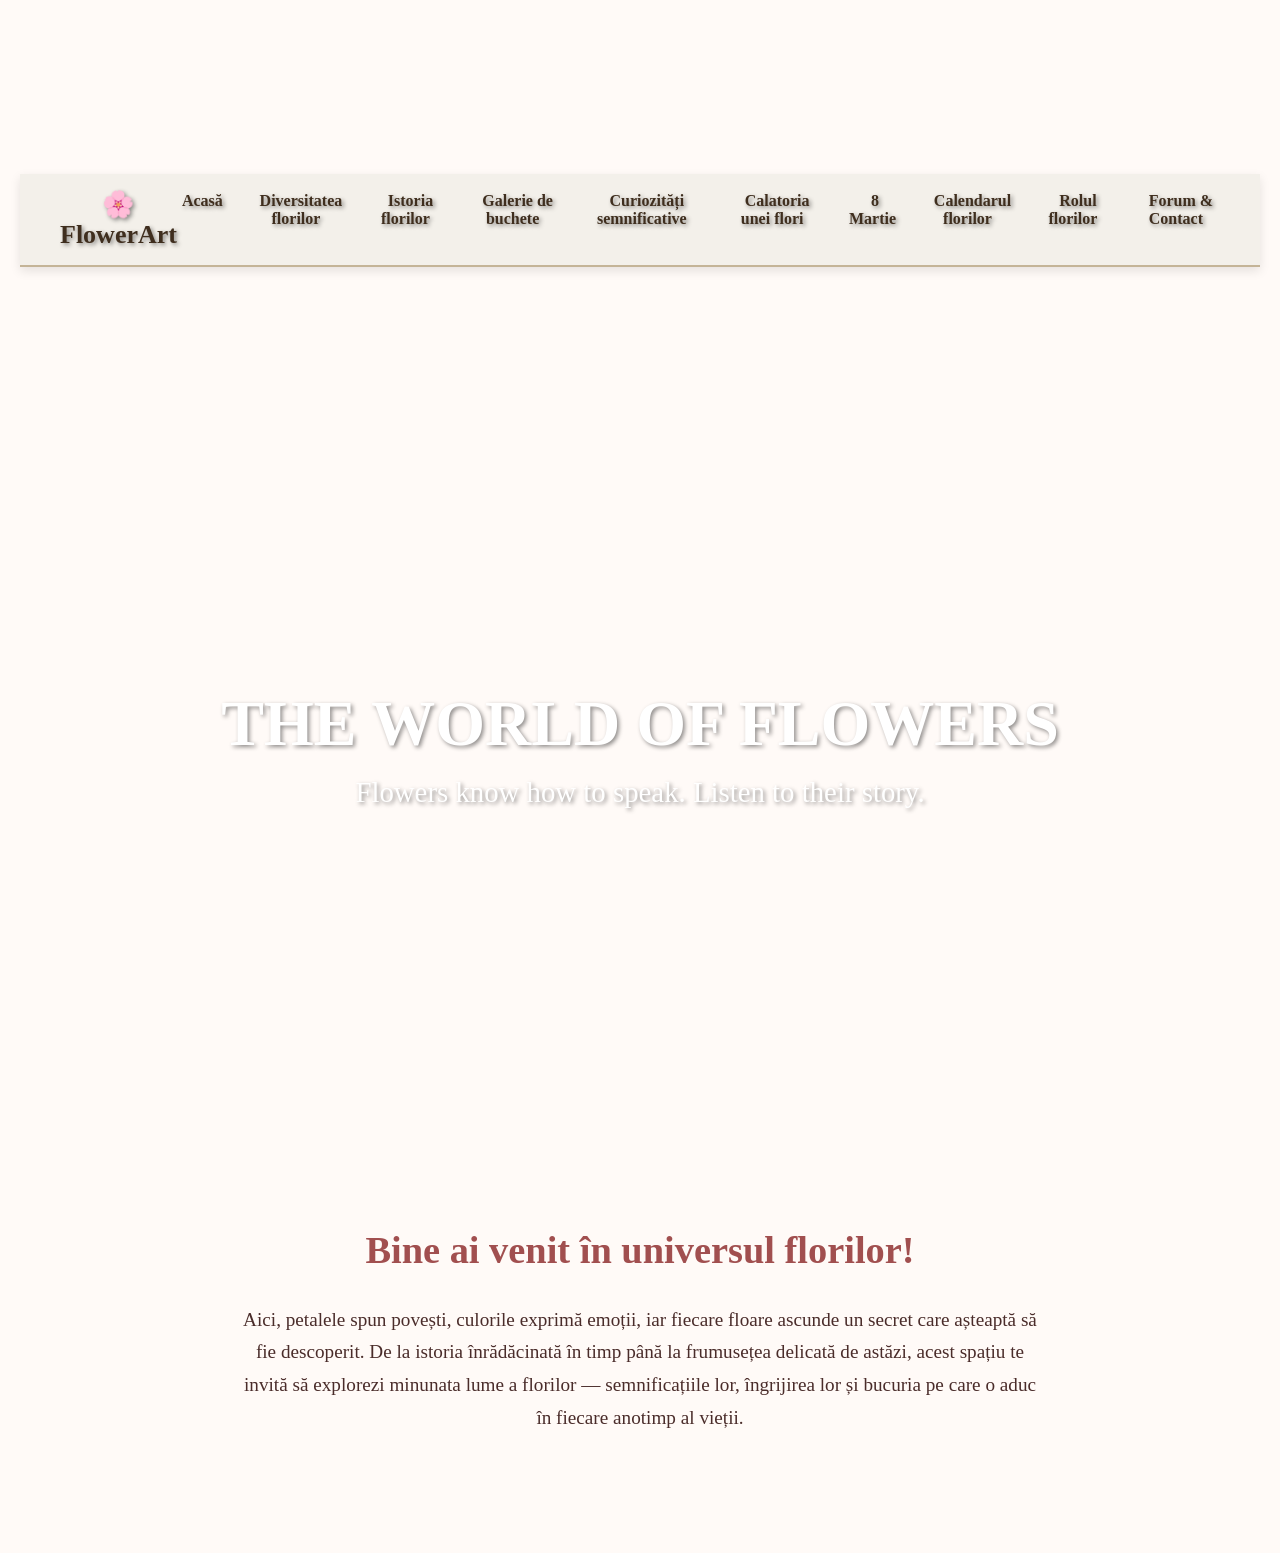
<file: Index.html>
<!DOCTYPE html>
<html lang="ro">
<head>
  <link rel="stylesheet" type="text/css" href="/style.css" />
  <header id="inceput"> 
  <nav class="meniu-site">
    <div class="logo">🌸 FlowerArt</div>
    <ul>
      <li><a href="index.html">Acasă</a></li>
      <li><a href="/Diversitatea florilor.html">Diversitatea florilor</a></li>
      <li><a href="/istorie.html">Istoria florilor</a></li>
      <li><a href="/Galerie.html">Galerie de buchete</a></li>
      <li><a href="/curiozitati.html">Curiozități semnificative</a></li>
      <li><a href="/calatoria.html">Calatoria unei flori</a></li>
      <li><a href="8martie.html">8 Martie</a></li>
      <li><a href="Calendarul florilor.html">Calendarul florilor</a></li>
      <li><a href="rolul-florilor.html">Rolul florilor</a></li>
     <li><a href="forum.html">Forum & Contact</a></li>
    </ul>
  </nav>
</header>
  
  <meta charset="UTF-8">
  <title>The World of Flowers</title>
  
    
</head>

<body>
  
  <header id="img1">
    <h1>THE WORLD OF FLOWERS</h1>
    <h2>Flowers know how to speak. Listen to their story.</h2>
  </header>

  <section class="welcome-section">
    <h3>Bine ai venit în universul florilor!</h3>
    <p>
      Aici, petalele spun povești, culorile exprimă emoții, iar fiecare floare ascunde un secret care așteaptă să fie descoperit.
      De la istoria înrădăcinată în timp până la frumusețea delicată de astăzi, acest spațiu te invită să explorezi minunata lume
      a florilor — semnificațiile lor, îngrijirea lor și bucuria pe care o aduc în fiecare anotimp al vieții.
    </p>
  </section>

</body>
</html>
</file>
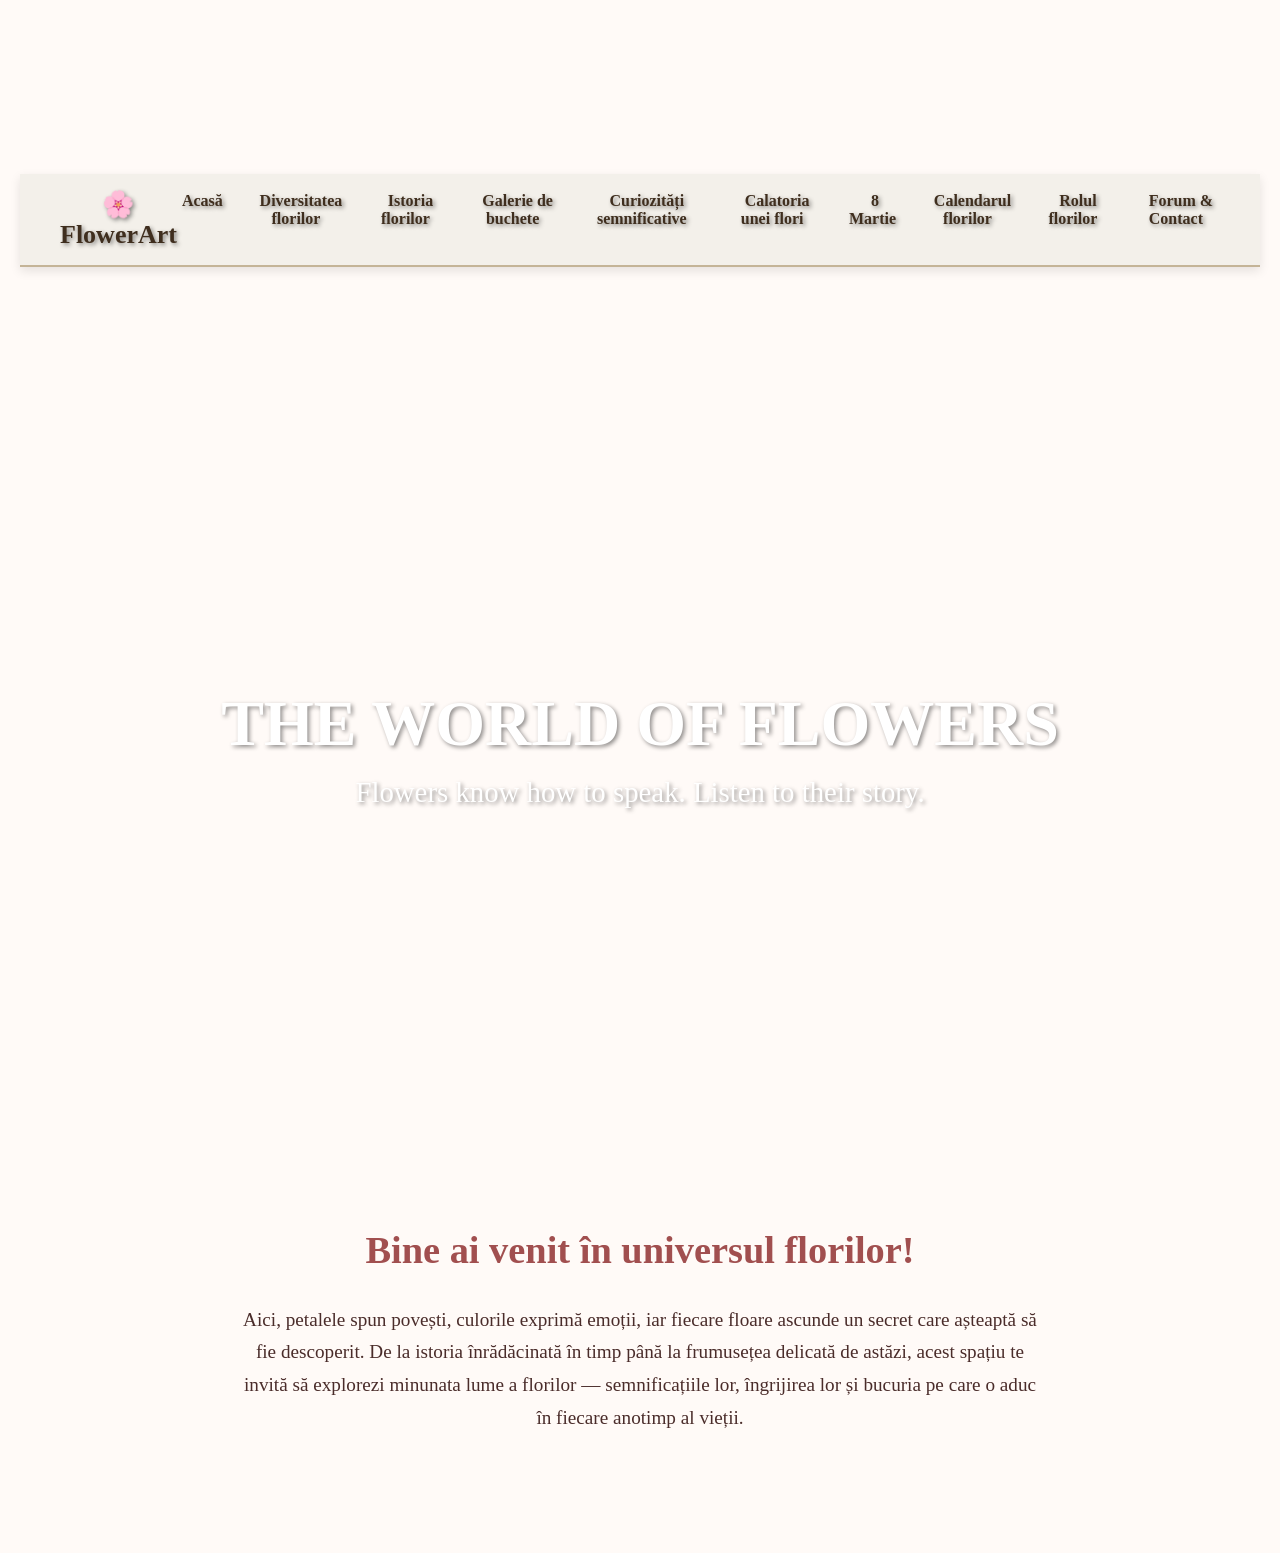
<file: index.html>
<!DOCTYPE html>
<html lang="ro">
<head>
  <link rel="stylesheet" type="text/css" href="/style.css" />
  <header id="inceput"> 
  <nav class="meniu-site">
    <div class="logo">🌸 FlowerArt</div>
    <ul>
      <li><a href="index.html">Acasă</a></li>
      <li><a href="/Diversitatea florilor.html">Diversitatea florilor</a></li>
      <li><a href="/istorie.html">Istoria florilor</a></li>
      <li><a href="/Galerie.html">Galerie de buchete</a></li>
      <li><a href="/curiozitati.html">Curiozități semnificative</a></li>
      <li><a href="/calatoria.html">Calatoria unei flori</a></li>
      <li><a href="8martie.html">8 Martie</a></li>
      <li><a href="Calendarul florilor.html">Calendarul florilor</a></li>
      <li><a href="rolul-florilor.html">Rolul florilor</a></li>
     <li><a href="forum.html">Forum & Contact</a></li>
    </ul>
  </nav>
</header>
  
  <meta charset="UTF-8">
  <title>The World of Flowers</title>
  
    
</head>

<body>
  
  <header id="img1">
    <h1>THE WORLD OF FLOWERS</h1>
    <h2>Flowers know how to speak. Listen to their story.</h2>
  </header>

  <section class="welcome-section">
    <h3>Bine ai venit în universul florilor!</h3>
    <p>
      Aici, petalele spun povești, culorile exprimă emoții, iar fiecare floare ascunde un secret care așteaptă să fie descoperit.
      De la istoria înrădăcinată în timp până la frumusețea delicată de astăzi, acest spațiu te invită să explorezi minunata lume
      a florilor — semnificațiile lor, îngrijirea lor și bucuria pe care o aduc în fiecare anotimp al vieții.
    </p>
  </section>

</body>
</html>
</file>
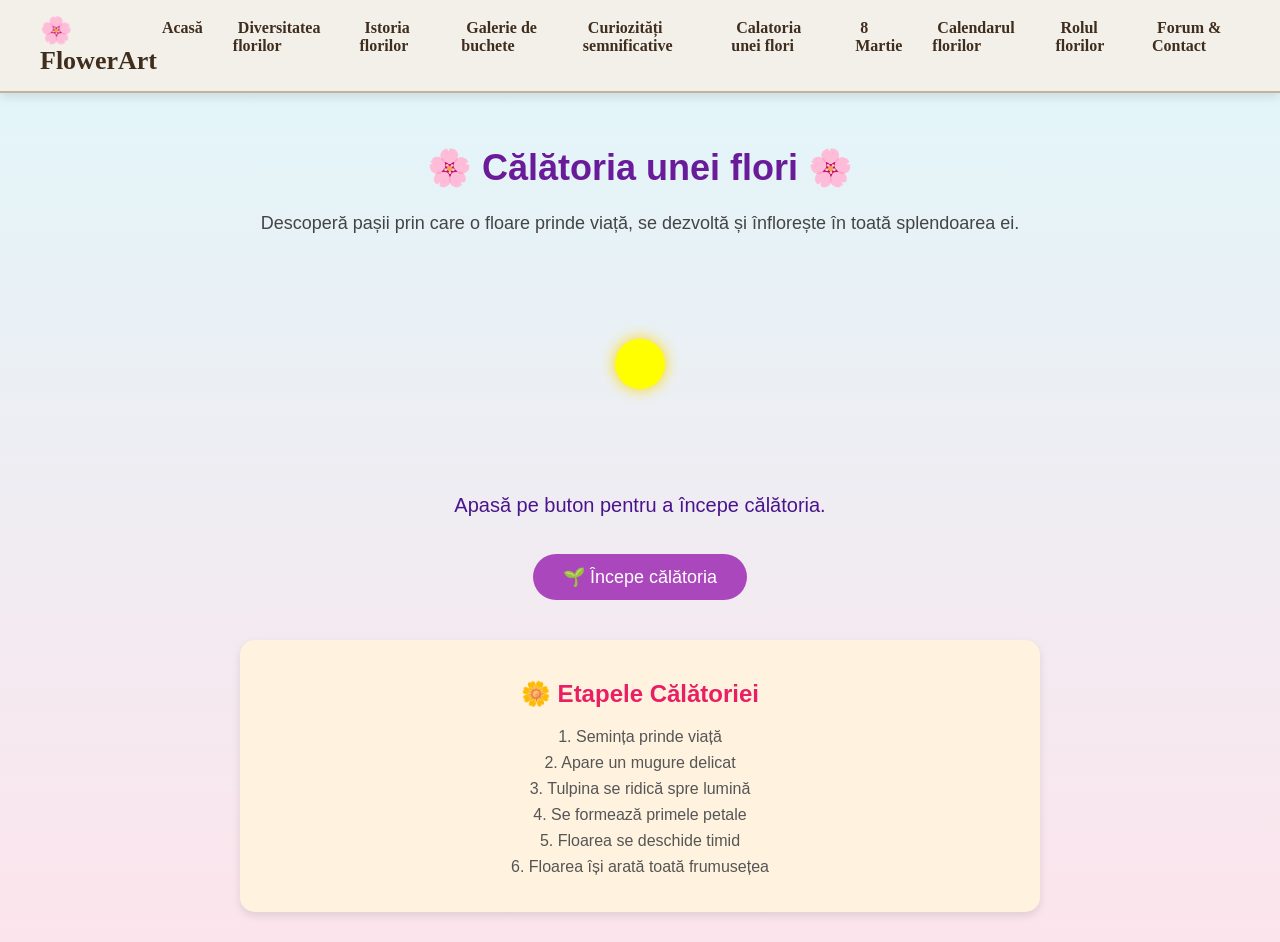
<file: calatoria.html>
<!DOCTYPE html>
<html lang="ro">
<head>
  <meta charset="UTF-8">
  <title>Călătoria unei flori</title>
  <link rel="stylesheet" href="calatoria.css">
</head>
<header>
  <nav class="meniu-site">
    <div class="logo">🌸 FlowerArt</div>
    <ul>
      <li><a href="index.html">Acasă</a></li>
      <li><a href="/Diversitatea florilor.html">Diversitatea florilor</a></li>
      <li><a href="/istorie.html">Istoria florilor</a></li>
      <li><a href="/Galerie.html">Galerie de buchete</a></li>
      <li><a href="/curiozitati.html">Curiozități semnificative</a></li>
      <li><a href="/calatoria.html">Calatoria unei flori</a></li>
      <li><a href="8martie.html">8 Martie</a></li>
      <li><a href="Calendarul florilor.html">Calendarul florilor</a></li>
      <li><a href="rolul-florilor.html">Rolul florilor</a></li>
      <li><a href="forum.html">Forum & Contact</a></li>
    </ul>
  </nav>
</header>
<body>
  <div class="container">
    <h1>🌸 Călătoria unei flori 🌸</h1>
    <p class="intro">Descoperă pașii prin care o floare prinde viață, se dezvoltă și înflorește în toată splendoarea ei.</p>

    <div class="floare" id="floare">
      <div class="mijloc"></div>
      <!-- Petalele vor apărea aici -->
    </div>

    <p class="descriere" id="descriere">Apasă pe buton pentru a începe călătoria.</p>
    <button onclick="inainteaza()" class="buton">🌱 Începe călătoria</button>

    <div class="etape-vizual">
      <h2>🌼 Etapele Călătoriei</h2>
      <ul>
        <li>1. Semința prinde viață</li>
        <li>2. Apare un mugure delicat</li>
        <li>3. Tulpina se ridică spre lumină</li>
        <li>4. Se formează primele petale</li>
        <li>5. Floarea se deschide timid</li>
        <li>6. Floarea își arată toată frumusețea</li>
      </ul>
    </div>
  </div>

  <script src="calatoria.js"></script>
</body>
</html>
</file>
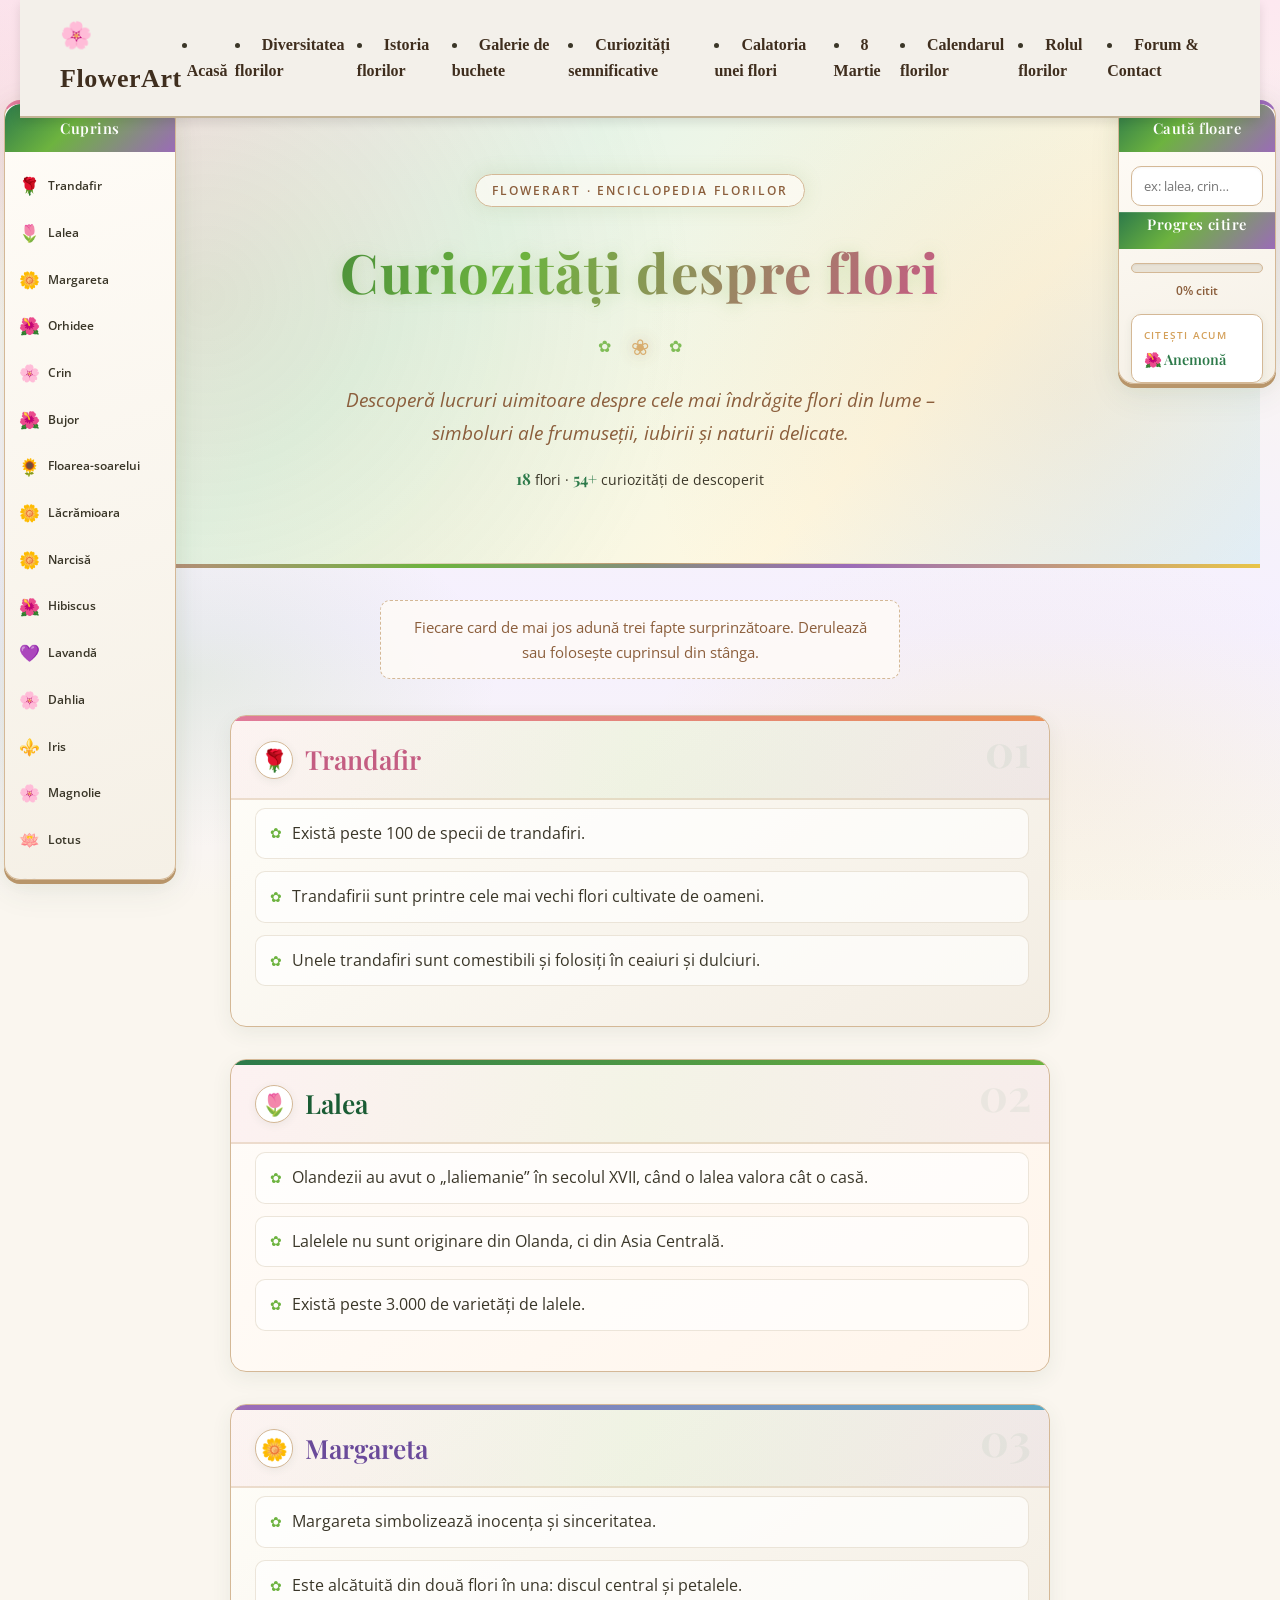
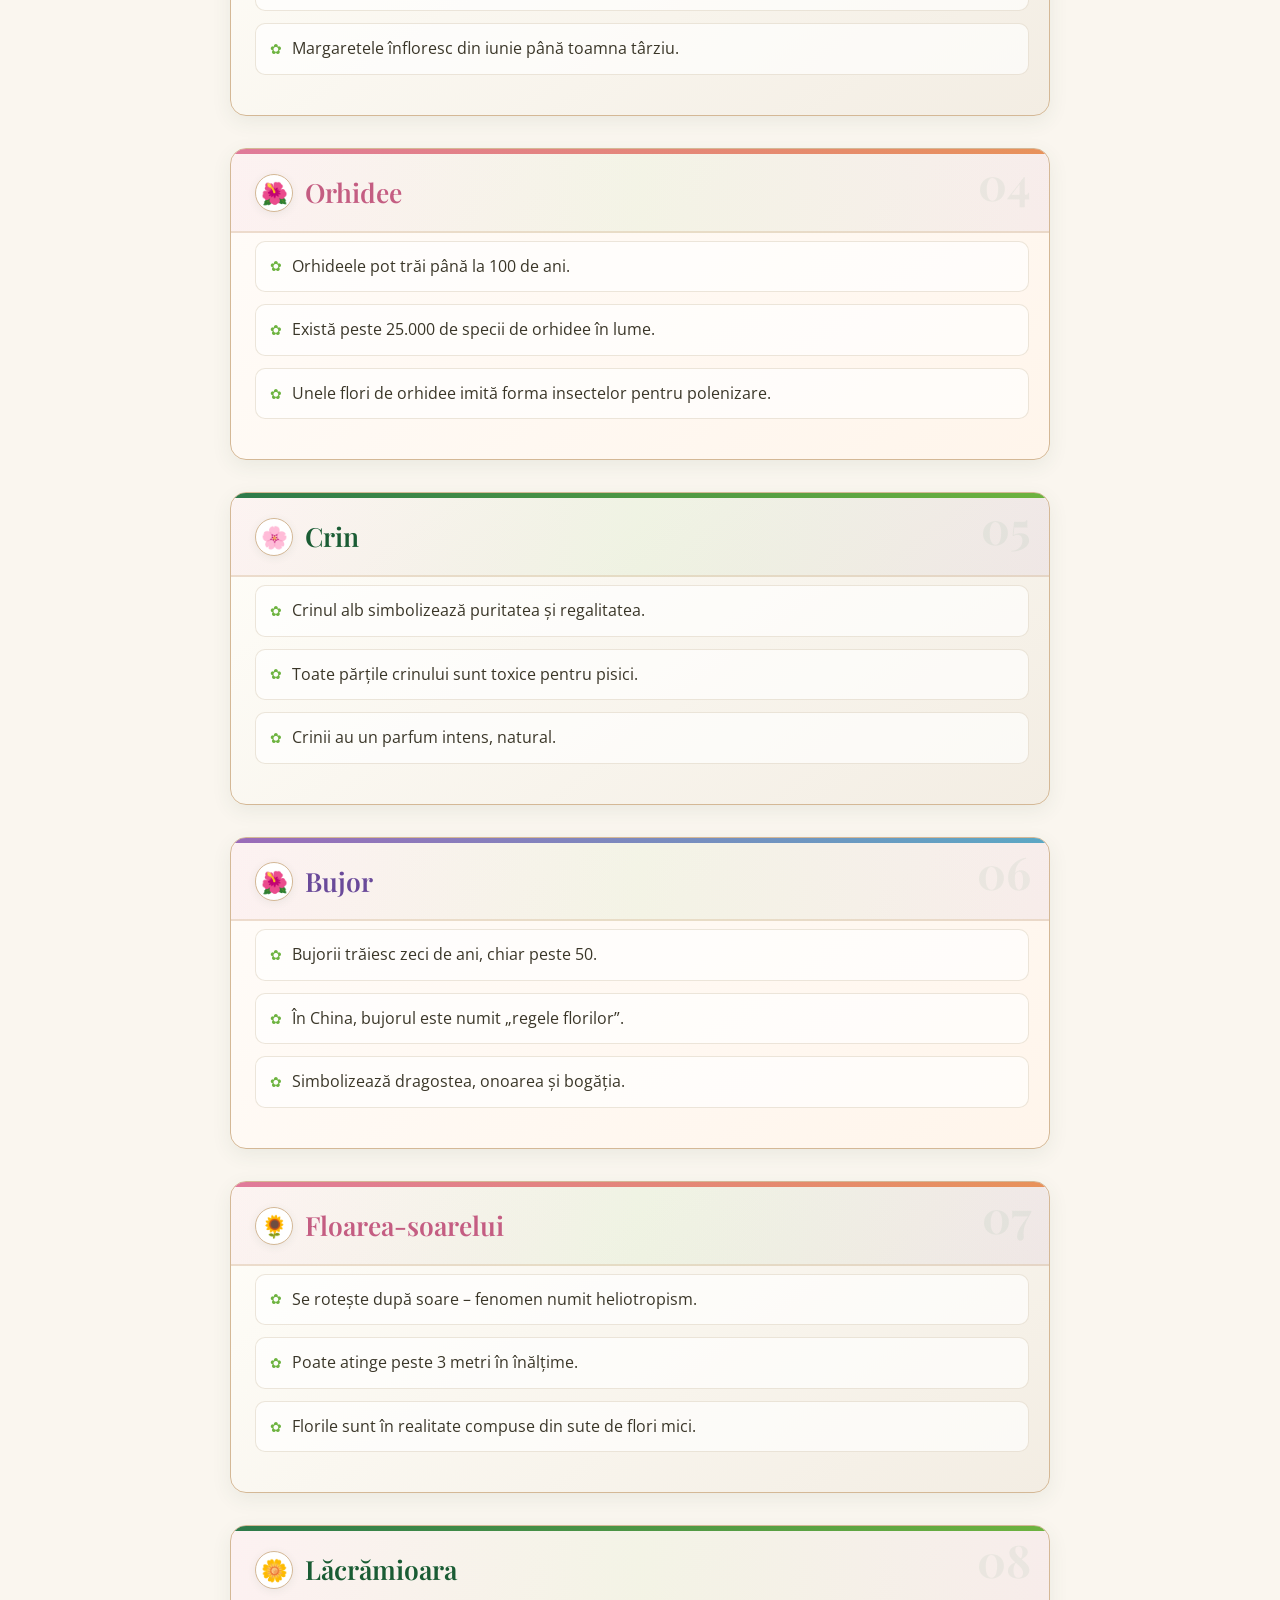
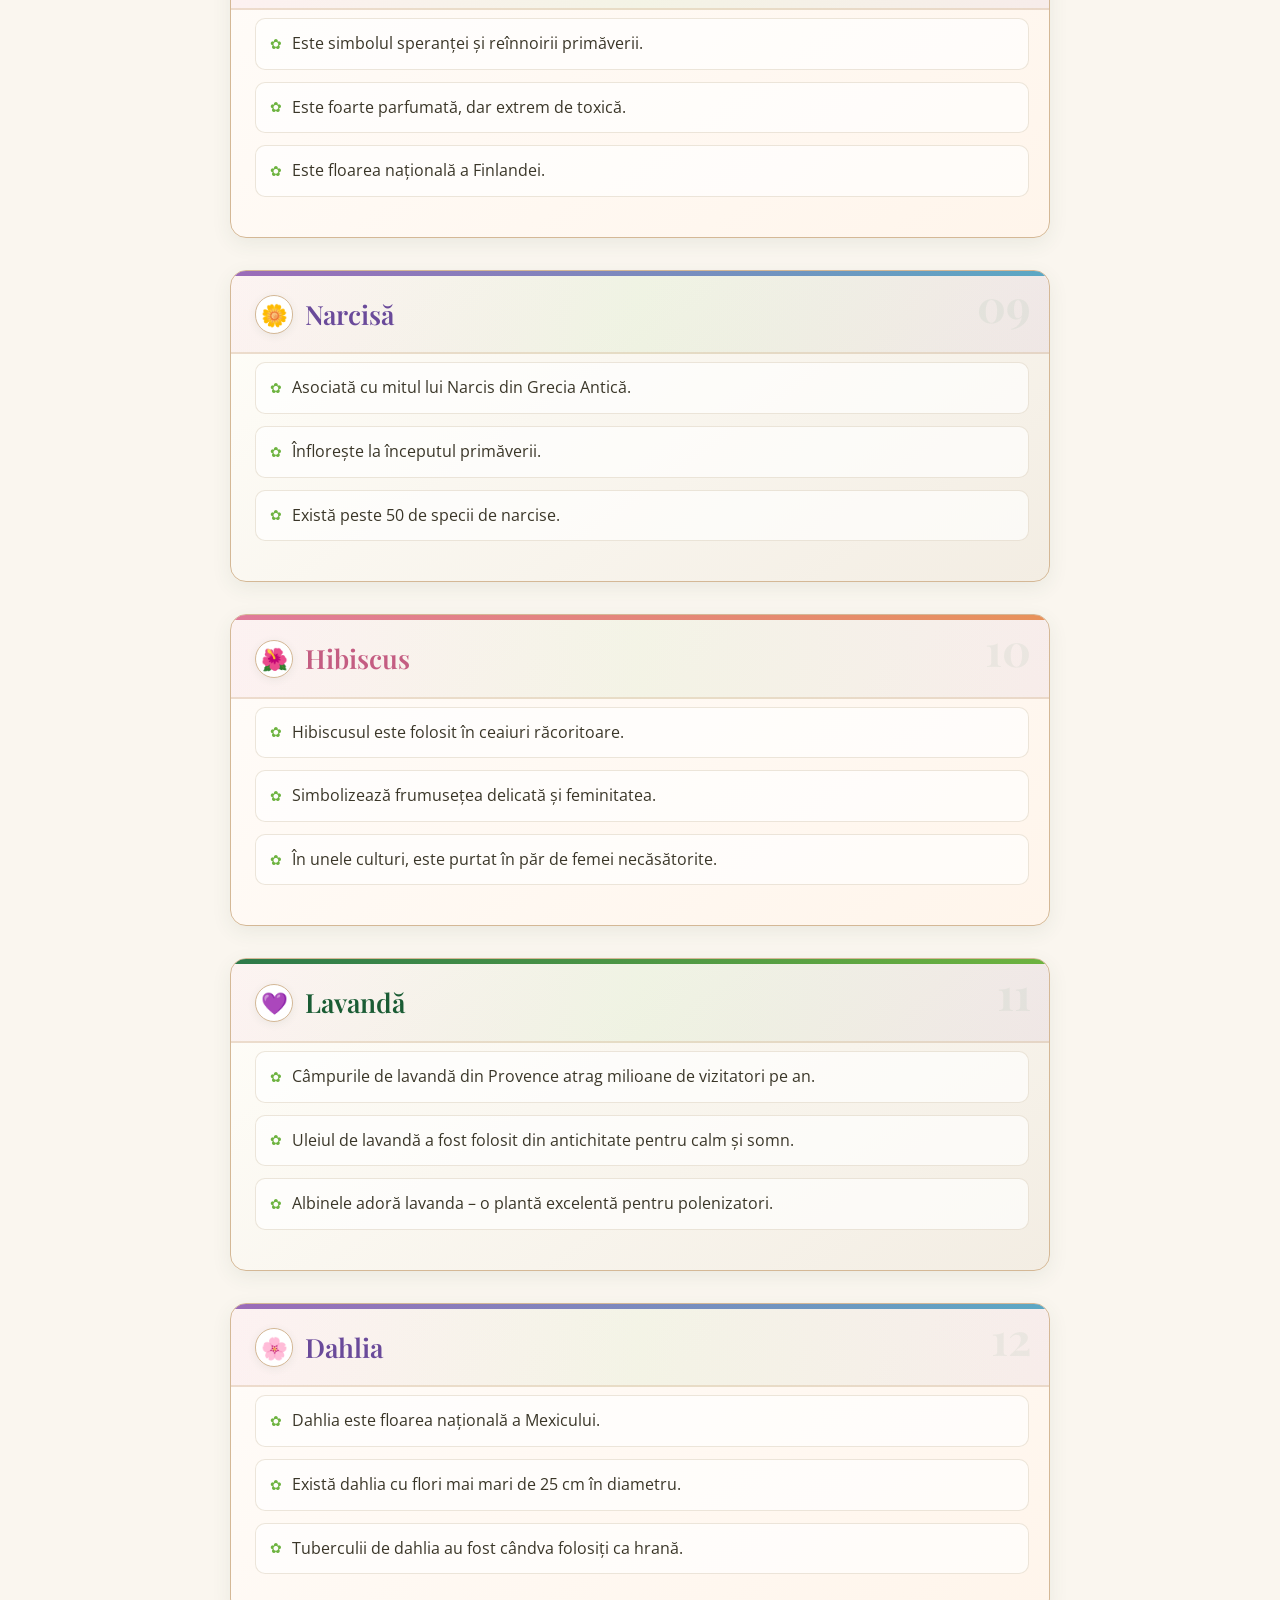
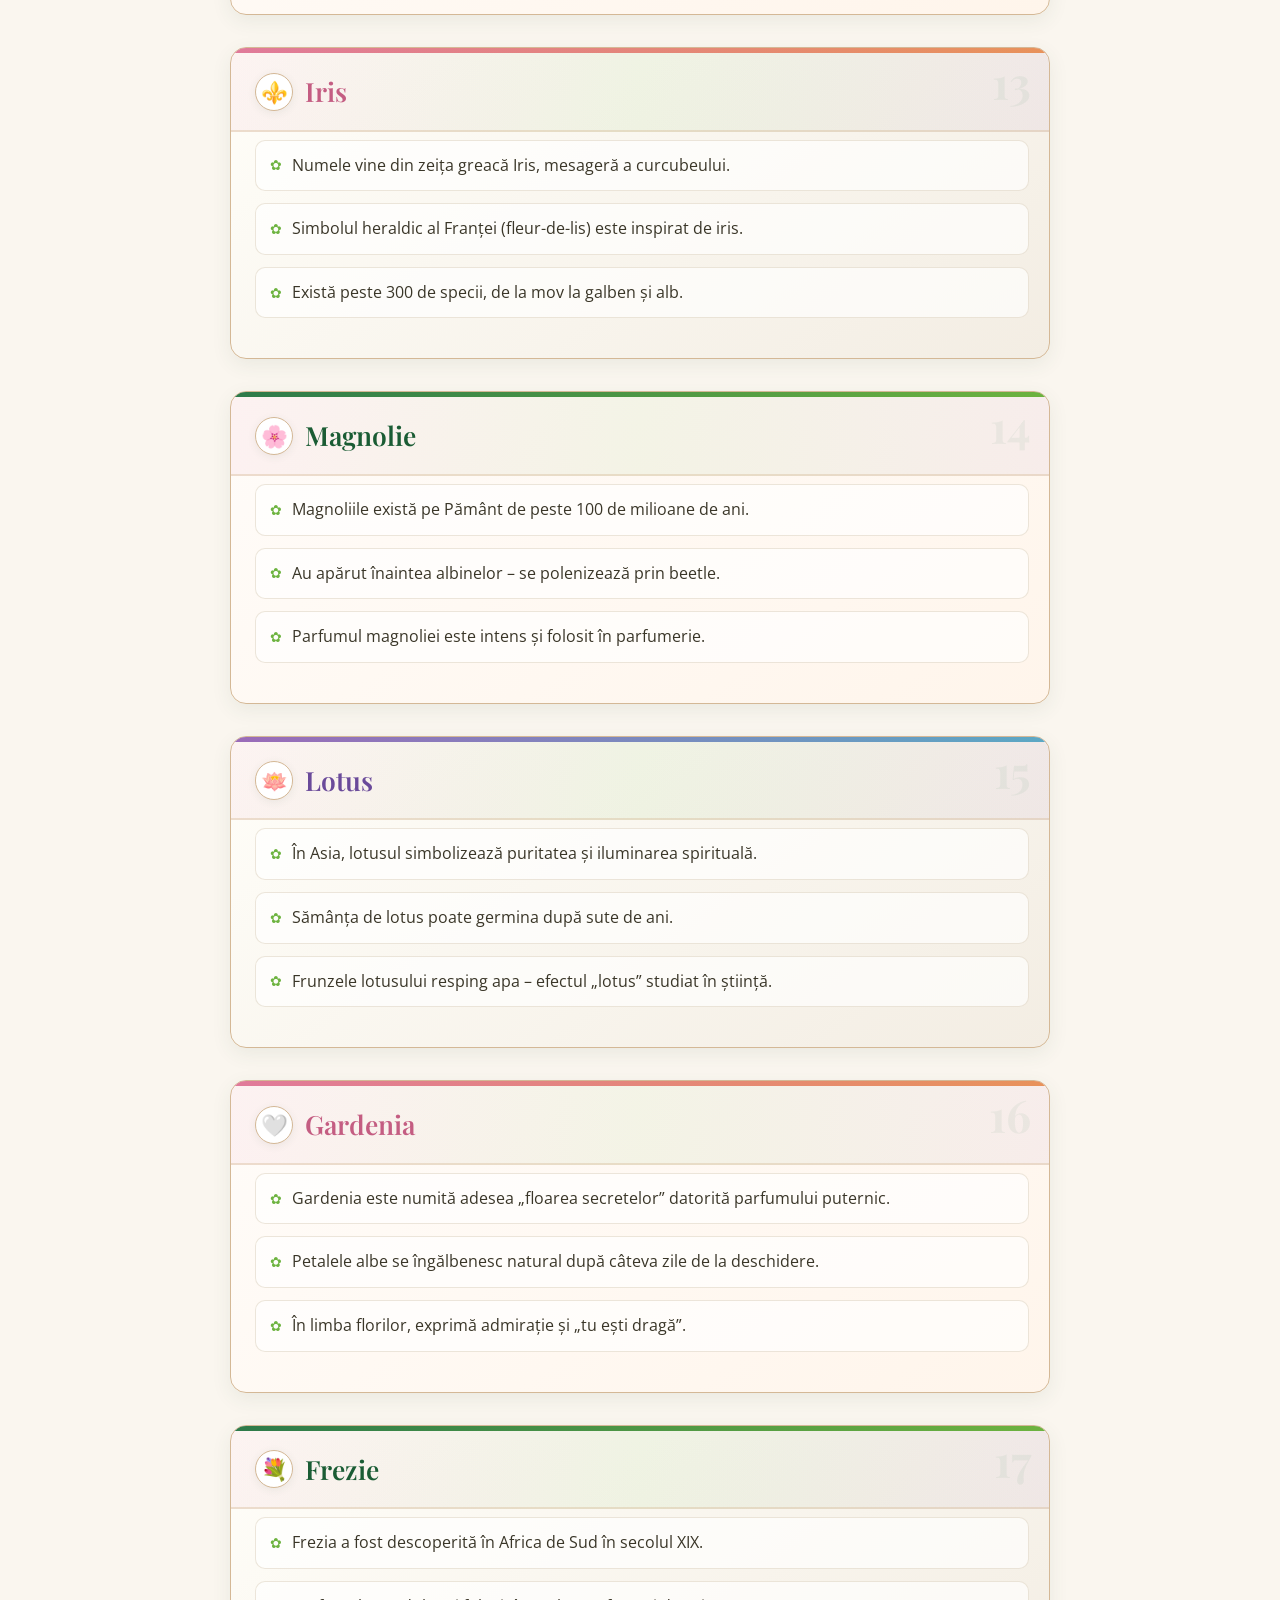
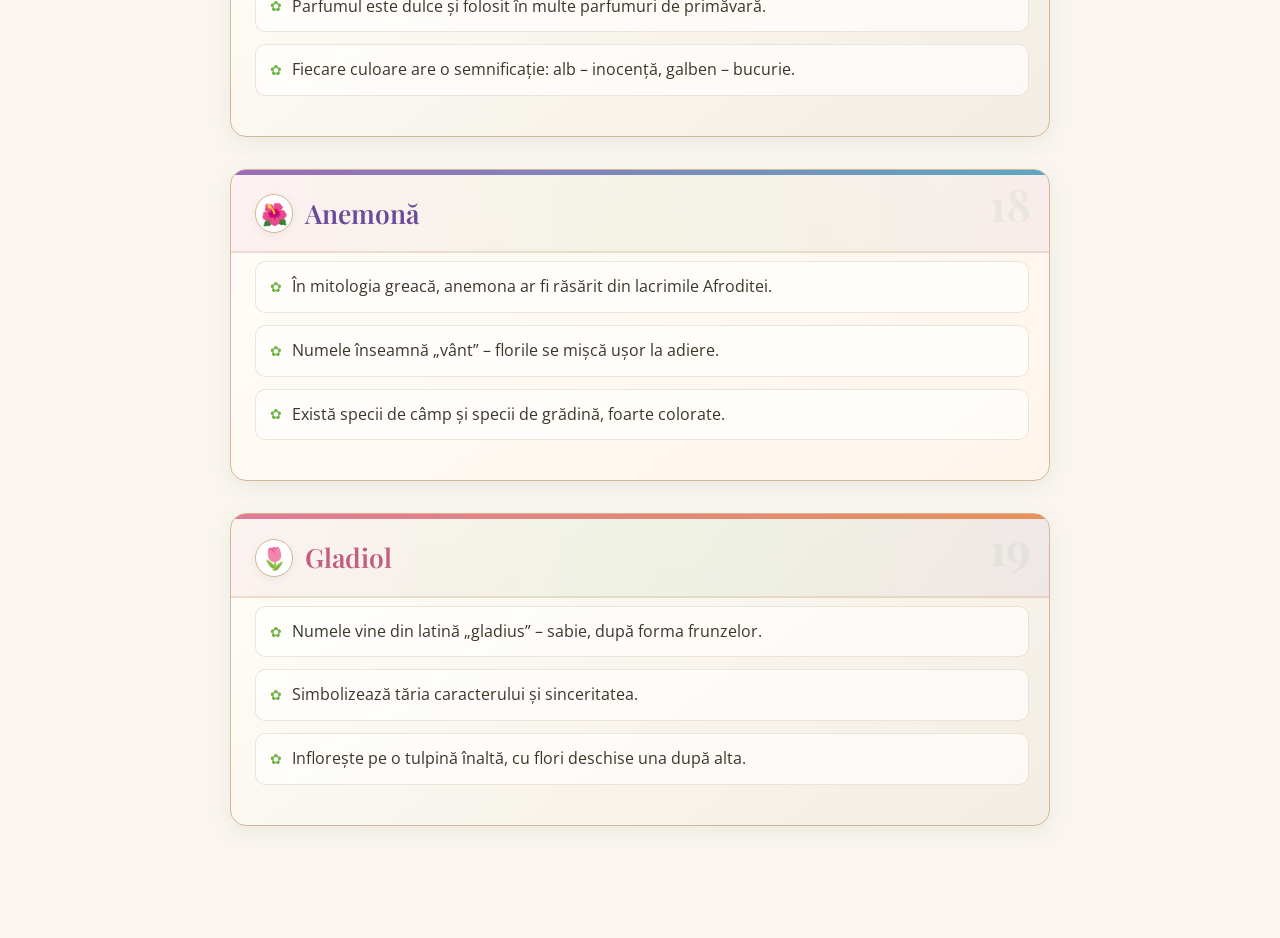
<file: curiozitati.html>
<!DOCTYPE html>
<html lang="ro">
<head>
  <meta charset="UTF-8" />
  <meta name="viewport" content="width=device-width, initial-scale=1.0" />
  <title>Curiozități despre flori</title>
  <link rel="stylesheet" href="curiozitati.css" />
  <link rel="preconnect" href="https://fonts.googleapis.com" />
  <link rel="preconnect" href="https://fonts.gstatic.com" crossorigin />
  <link href="https://fonts.googleapis.com/css2?family=Playfair+Display:ital,wght@0,500;0,600;0,700;1,500&family=Open+Sans:wght@400;600&display=swap" rel="stylesheet" />
</head>
<body>
  <div class="fundal-decor" aria-hidden="true"></div>
  <!-- Panouri la margini: cuprins + căutare & progres -->
  <aside class="panou-margine panou-stanga" aria-label="Cuprins pagină">
    <p class="panou-titlu">Cuprins</p>
    <nav class="cuprins" id="cuprins">
      <a href="#trandafir" class="link-cuprins" data-id="trandafir"><span class="ico">🌹</span> Trandafir</a>
      <a href="#lalea" class="link-cuprins" data-id="lalea"><span class="ico">🌷</span> Lalea</a>
      <a href="#margareta" class="link-cuprins" data-id="margareta"><span class="ico">🌼</span> Margareta</a>
      <a href="#orhidee" class="link-cuprins" data-id="orhidee"><span class="ico">🌺</span> Orhidee</a>
      <a href="#crin" class="link-cuprins" data-id="crin"><span class="ico">🌸</span> Crin</a>
      <a href="#bujor" class="link-cuprins" data-id="bujor"><span class="ico">🌺</span> Bujor</a>
      <a href="#floarea-soarelui" class="link-cuprins" data-id="floarea-soarelui"><span class="ico">🌻</span> Floarea-soarelui</a>
      <a href="#lacramioara" class="link-cuprins" data-id="lacramioara"><span class="ico">🌼</span> Lăcrămioara</a>
      <a href="#narcisa" class="link-cuprins" data-id="narcisa"><span class="ico">🌼</span> Narcisă</a>
      <a href="#hibiscus" class="link-cuprins" data-id="hibiscus"><span class="ico">🌺</span> Hibiscus</a>
      <a href="#lavanda" class="link-cuprins" data-id="lavanda"><span class="ico">💜</span> Lavandă</a>
      <a href="#dahlia" class="link-cuprins" data-id="dahlia"><span class="ico">🌸</span> Dahlia</a>
      <a href="#iris" class="link-cuprins" data-id="iris"><span class="ico">⚜️</span> Iris</a>
      <a href="#magnolie" class="link-cuprins" data-id="magnolie"><span class="ico">🌸</span> Magnolie</a>
      <a href="#lotus" class="link-cuprins" data-id="lotus"><span class="ico">🪷</span> Lotus</a>
      <a href="#gardenia" class="link-cuprins" data-id="gardenia"><span class="ico">🤍</span> Gardenia</a>
      <a href="#frezie" class="link-cuprins" data-id="frezie"><span class="ico">💐</span> Frezie</a>
      <a href="#anemona" class="link-cuprins" data-id="anemona"><span class="ico">🌺</span> Anemonă</a>
      <a href="#gladiol" class="link-cuprins" data-id="gladiol"><span class="ico">🌷</span> Gladiol</a>
    </nav>
  </aside>

  <aside class="panou-margine panou-dreapta" aria-label="Căutare și progres">
    <p class="panou-titlu">Caută floare</p>
    <label class="label-ascuns" for="cautaFlori">Filtrează lista</label>
    <input type="search" id="cautaFlori" class="camp-cautare" placeholder="ex: lalea, crin…" autocomplete="off" />
    <button type="button" class="btn-reset" id="btnReset" hidden>Arată toate</button>

    <p class="panou-titlu panou-titlu-spatiu">Progres citire</p>
    <div class="bara-progres" role="progressbar" aria-valuenow="0" aria-valuemin="0" aria-valuemax="100" id="baraProgresWrap">
      <div class="bara-fill" id="baraProgres"></div>
    </div>
    <p class="progres-text" id="progresText">0%</p>

    <div class="sectiune-curenta" id="sectiuneCurenta">
      <p class="eticheta-curent">Citești acum</p>
      <p class="nume-curent" id="numeCurent">—</p>
    </div>

    <button type="button" class="btn-sus" id="btnSus" hidden title="Înapoi sus">↑ Sus</button>
  </aside>
<header>
  <nav class="meniu-site">
    <div class="logo">🌸 FlowerArt</div>
        </li>
        <li><a href="index.html">Acasă</a></li>
        <li><a href="/Diversitatea florilor.html">Diversitatea florilor</a></li>
        <li><a href="/istorie.html">Istoria florilor</a></li>
        <li><a href="/Galerie.html">Galerie de buchete</a></li>
        <li><a href="/curiozitati.html" class="activ">Curiozități semnificative</a></li>
        <li><a href="/calatoria.html">Calatoria unei flori</a></li>
        <li><a href="8martie.html">8 Martie</a></li>
        <li><a href="Calendarul florilor.html">Calendarul florilor</a></li>
        <li><a href="rolul-florilor.html">Rolul florilor</a></li>
        <li><a href="forum.html">Forum & Contact</a></li>
      </ul>
    </nav>
   

    <div class="antet-pagina">
      <p class="eticheta-antet">FlowerArt · Enciclopedia florilor</p>
      <h1 class="titlu-pagina">Curiozități despre flori</h1>
      <div class="ornament-titlu" aria-hidden="true"><span>✿</span><span>❀</span><span>✿</span></div>
      <p class="descriere">Descoperă lucruri uimitoare despre cele mai îndrăgite flori din lume – simboluri ale frumuseții, iubirii și naturii delicate.</p>
      <p class="stat-antet"><span class="stat-nr">18</span> flori · <span class="stat-nr">54+</span> curiozități de descoperit</p>
      <div class="cautare-mobila">
        <label class="label-ascuns" for="cautaFloriMobil">Caută floare</label>
        <input type="search" id="cautaFloriMobil" class="camp-cautare" placeholder="Caută o floare…" autocomplete="off" />
      </div>
    </div>
  </header>

  <main class="continut">
    <p class="intro-continut">Fiecare card de mai jos adună trei fapte surprinzătoare. Derulează sau folosește cuprinsul din stânga.</p>

    <section class="floare" id="trandafir">
      <h2><span class="emoji-flor">🌹</span> Trandafir</h2>
      <ul>
        <li>Există peste 100 de specii de trandafiri.</li>
        <li>Trandafirii sunt printre cele mai vechi flori cultivate de oameni.</li>
        <li>Unele trandafiri sunt comestibili și folosiți în ceaiuri și dulciuri.</li>
      </ul>
    </section>

    <section class="floare" id="lalea">
      <h2><span class="emoji-flor">🌷</span> Lalea</h2>
      <ul>
        <li>Olandezii au avut o „laliemanie” în secolul XVII, când o lalea valora cât o casă.</li>
        <li>Lalelele nu sunt originare din Olanda, ci din Asia Centrală.</li>
        <li>Există peste 3.000 de varietăți de lalele.</li>
      </ul>
    </section>

    <section class="floare" id="margareta">
      <h2><span class="emoji-flor">🌼</span> Margareta</h2>
      <ul>
        <li>Margareta simbolizează inocența și sinceritatea.</li>
        <li>Este alcătuită din două flori în una: discul central și petalele.</li>
        <li>Margaretele înfloresc din iunie până toamna târziu.</li>
      </ul>
    </section>

    <section class="floare" id="orhidee">
      <h2><span class="emoji-flor">🌺</span> Orhidee</h2>
      <ul>
        <li>Orhideele pot trăi până la 100 de ani.</li>
        <li>Există peste 25.000 de specii de orhidee în lume.</li>
        <li>Unele flori de orhidee imită forma insectelor pentru polenizare.</li>
      </ul>
    </section>

    <section class="floare" id="crin">
      <h2><span class="emoji-flor">🌸</span> Crin</h2>
      <ul>
        <li>Crinul alb simbolizează puritatea și regalitatea.</li>
        <li>Toate părțile crinului sunt toxice pentru pisici.</li>
        <li>Crinii au un parfum intens, natural.</li>
      </ul>
    </section>

    <section class="floare" id="bujor">
      <h2><span class="emoji-flor">🌺</span> Bujor</h2>
      <ul>
        <li>Bujorii trăiesc zeci de ani, chiar peste 50.</li>
        <li>În China, bujorul este numit „regele florilor”.</li>
        <li>Simbolizează dragostea, onoarea și bogăția.</li>
      </ul>
    </section>

    <section class="floare" id="floarea-soarelui">
      <h2><span class="emoji-flor">🌻</span> Floarea-soarelui</h2>
      <ul>
        <li>Se rotește după soare – fenomen numit heliotropism.</li>
        <li>Poate atinge peste 3 metri în înălțime.</li>
        <li>Florile sunt în realitate compuse din sute de flori mici.</li>
      </ul>
    </section>

    <section class="floare" id="lacramioara">
      <h2><span class="emoji-flor">🌼</span> Lăcrămioara</h2>
      <ul>
        <li>Este simbolul speranței și reînnoirii primăverii.</li>
        <li>Este foarte parfumată, dar extrem de toxică.</li>
        <li>Este floarea națională a Finlandei.</li>
      </ul>
    </section>

    <section class="floare" id="narcisa">
      <h2><span class="emoji-flor">🌼</span> Narcisă</h2>
      <ul>
        <li>Asociată cu mitul lui Narcis din Grecia Antică.</li>
        <li>Înflorește la începutul primăverii.</li>
        <li>Există peste 50 de specii de narcise.</li>
      </ul>
    </section>

    <section class="floare" id="hibiscus">
      <h2><span class="emoji-flor">🌺</span> Hibiscus</h2>
      <ul>
        <li>Hibiscusul este folosit în ceaiuri răcoritoare.</li>
        <li>Simbolizează frumusețea delicată și feminitatea.</li>
        <li>În unele culturi, este purtat în păr de femei necăsătorite.</li>
      </ul>
    </section>

    <section class="floare" id="lavanda">
      <h2><span class="emoji-flor">💜</span> Lavandă</h2>
      <ul>
        <li>Câmpurile de lavandă din Provence atrag milioane de vizitatori pe an.</li>
        <li>Uleiul de lavandă a fost folosit din antichitate pentru calm și somn.</li>
        <li>Albinele adoră lavanda – o plantă excelentă pentru polenizatori.</li>
      </ul>
    </section>

    <section class="floare" id="dahlia">
      <h2><span class="emoji-flor">🌸</span> Dahlia</h2>
      <ul>
        <li>Dahlia este floarea națională a Mexicului.</li>
        <li>Există dahlia cu flori mai mari de 25 cm în diametru.</li>
        <li>Tuberculii de dahlia au fost cândva folosiți ca hrană.</li>
      </ul>
    </section>

    <section class="floare" id="iris">
      <h2><span class="emoji-flor">⚜️</span> Iris</h2>
      <ul>
        <li>Numele vine din zeița greacă Iris, mesageră a curcubeului.</li>
        <li>Simbolul heraldic al Franței (fleur-de-lis) este inspirat de iris.</li>
        <li>Există peste 300 de specii, de la mov la galben și alb.</li>
      </ul>
    </section>

    <section class="floare" id="magnolie">
      <h2><span class="emoji-flor">🌸</span> Magnolie</h2>
      <ul>
        <li>Magnoliile există pe Pământ de peste 100 de milioane de ani.</li>
        <li>Au apărut înaintea albinelor – se polenizează prin beetle.</li>
        <li>Parfumul magnoliei este intens și folosit în parfumerie.</li>
      </ul>
    </section>

    <section class="floare" id="lotus">
      <h2><span class="emoji-flor">🪷</span> Lotus</h2>
      <ul>
        <li>În Asia, lotusul simbolizează puritatea și iluminarea spirituală.</li>
        <li>Sămânța de lotus poate germina după sute de ani.</li>
        <li>Frunzele lotusului resping apa – efectul „lotus” studiat în știință.</li>
      </ul>
    </section>

    <section class="floare" id="gardenia">
      <h2><span class="emoji-flor">🤍</span> Gardenia</h2>
      <ul>
        <li>Gardenia este numită adesea „floarea secretelor” datorită parfumului puternic.</li>
        <li>Petalele albe se îngălbenesc natural după câteva zile de la deschidere.</li>
        <li>În limba florilor, exprimă admirație și „tu ești dragă”.</li>
      </ul>
    </section>

    <section class="floare" id="frezie">
      <h2><span class="emoji-flor">💐</span> Frezie</h2>
      <ul>
        <li>Frezia a fost descoperită în Africa de Sud în secolul XIX.</li>
        <li>Parfumul este dulce și folosit în multe parfumuri de primăvară.</li>
        <li>Fiecare culoare are o semnificație: alb – inocență, galben – bucurie.</li>
      </ul>
    </section>

    <section class="floare" id="anemona">
      <h2><span class="emoji-flor">🌺</span> Anemonă</h2>
      <ul>
        <li>În mitologia greacă, anemona ar fi răsărit din lacrimile Afroditei.</li>
        <li>Numele înseamnă „vânt” – florile se mișcă ușor la adiere.</li>
        <li>Există specii de câmp și specii de grădină, foarte colorate.</li>
      </ul>
    </section>

    <section class="floare" id="gladiol">
      <h2><span class="emoji-flor">🌷</span> Gladiol</h2>
      <ul>
        <li>Numele vine din latină „gladius” – sabie, după forma frunzelor.</li>
        <li>Simbolizează tăria caracterului și sinceritatea.</li>
        <li>Inflorește pe o tulpină înaltă, cu flori deschise una după alta.</li>
      </ul>
    </section>

  </main>

  <script>
    /* —— Meniu deschis / închis —— */
    const meniuSite = document.getElementById('meniuSite');
    const btnMeniu = document.getElementById('btnMeniu');
    const meniuOverlay = document.getElementById('meniuOverlay');
    const btnInchideMeniu = document.getElementById('btnInchideMeniu');
    const linkuriMeniu = document.querySelectorAll('.lista-meniu a');

    function meniuDeschis() {
      return meniuSite.classList.contains('deschis');
    }

    function setMeniu(deschis) {
      meniuSite.classList.toggle('deschis', deschis);
      meniuOverlay.classList.toggle('activ', deschis);
      btnMeniu.setAttribute('aria-expanded', deschis);
      btnMeniu.setAttribute('aria-label', deschis ? 'Închide meniul' : 'Deschide meniul');
      meniuOverlay.setAttribute('aria-hidden', !deschis);
      document.body.classList.toggle('meniu-blocat', deschis);
    }

   
    document.addEventListener('keydown', (e) => {
      if (e.key === 'Escape' && meniuDeschis()) setMeniu(false);
    });

    const sectiuni = document.querySelectorAll('.floare');

    const observer = new IntersectionObserver((entries) => {
      entries.forEach(entry => {
        if (entry.isIntersecting) {
          entry.target.classList.add('apare');
          observer.unobserve(entry.target);
        }
      });
    }, {
      threshold: 0.15,
      rootMargin: '0px 0px -40px 0px'
    });

    sectiuni.forEach(sec => observer.observe(sec));

    const linkuriCuprins = document.querySelectorAll('.link-cuprins');
    const numeCurent = document.getElementById('numeCurent');
    const baraProgres = document.getElementById('baraProgres');
    const progresText = document.getElementById('progresText');
    const baraWrap = document.getElementById('baraProgresWrap');
    const btnSus = document.getElementById('btnSus');
    const cautaFlori = document.getElementById('cautaFlori');
    const cautaFloriMobil = document.getElementById('cautaFloriMobil');
    const btnReset = document.getElementById('btnReset');

    const titluriFlori = {
      trandafir: '🌹 Trandafir',
      lalea: '🌷 Lalea',
      margareta: '🌼 Margareta',
      orhidee: '🌺 Orhidee',
      crin: '🌸 Crin',
      bujor: '🌺 Bujor',
      'floarea-soarelui': '🌻 Floarea-soarelui',
      lacramioara: '🌼 Lăcrămioara',
      narcisa: '🌼 Narcisă',
      hibiscus: '🌺 Hibiscus',
      lavanda: '💜 Lavandă',
      dahlia: '🌸 Dahlia',
      iris: '⚜️ Iris',
      magnolie: '🌸 Magnolie',
      lotus: '🪷 Lotus',
      gardenia: '🤍 Gardenia',
      frezie: '💐 Frezie',
      anemona: '🌺 Anemonă',
      gladiol: '🌷 Gladiol'
    };

    function seteazaActiv(id) {
      linkuriCuprins.forEach(l => l.classList.toggle('activ', l.dataset.id === id));
      if (id && titluriFlori[id]) numeCurent.textContent = titluriFlori[id];
    }

    linkuriCuprins.forEach(link => {
      link.addEventListener('click', (e) => {
        e.preventDefault();
        const el = document.getElementById(link.dataset.id);
        if (!el) return;
        el.scrollIntoView({ behavior: 'smooth', block: 'start' });
        el.classList.add('pulse');
        setTimeout(() => el.classList.remove('pulse'), 1200);
      });
    });

    const spyObserver = new IntersectionObserver((entries) => {
      entries.forEach(entry => {
        if (entry.isIntersecting) seteazaActiv(entry.target.id);
      });
    }, { rootMargin: '-35% 0px -55% 0px', threshold: 0 });

    sectiuni.forEach(sec => spyObserver.observe(sec));

    function actualizeazaProgres() {
      const main = document.querySelector('.continut');
      if (!main) return;
      const rect = main.getBoundingClientRect();
      const total = main.offsetHeight - window.innerHeight;
      const parcurs = Math.min(Math.max(-rect.top, 0), total);
      const pct = total > 0 ? Math.round((parcurs / total) * 100) : 0;
      baraProgres.style.width = pct + '%';
      progresText.textContent = pct + '% citit';
      baraWrap.setAttribute('aria-valuenow', pct);
      btnSus.hidden = window.scrollY < 400;
    }

    window.addEventListener('scroll', actualizeazaProgres, { passive: true });
    actualizeazaProgres();

    btnSus.addEventListener('click', () => {
      window.scrollTo({ top: 0, behavior: 'smooth' });
    });

    function normalizeaza(s) {
      return s.toLowerCase().normalize('NFD').replace(/[\u0300-\u036f]/g, '');
    }

    function filtreazaFlori(valoare) {
      const q = normalizeaza(valoare.trim());
      let vizibile = 0;
      sectiuni.forEach(sec => {
        const h2 = sec.querySelector('h2');
        const text = normalizeaza(h2 ? h2.textContent : '');
        const match = !q || text.includes(q);
        sec.classList.toggle('ascuns', !match);
        if (match) vizibile++;
      });
      if (btnReset) btnReset.hidden = !q;
      if (vizibile === 0 && numeCurent) numeCurent.textContent = 'Nicio potrivire';
    }

    function onCautare(e) {
      const val = e.target.value;
      if (cautaFlori) cautaFlori.value = val;
      if (cautaFloriMobil) cautaFloriMobil.value = val;
      filtreazaFlori(val);
    }

    if (cautaFlori) cautaFlori.addEventListener('input', onCautare);
    if (cautaFloriMobil) cautaFloriMobil.addEventListener('input', onCautare);

    if (btnReset) {
      btnReset.addEventListener('click', () => {
        if (cautaFlori) cautaFlori.value = '';
        if (cautaFloriMobil) cautaFloriMobil.value = '';
        sectiuni.forEach(sec => sec.classList.remove('ascuns'));
        btnReset.hidden = true;
        const activ = document.querySelector('.link-cuprins.activ');
        if (activ && numeCurent) numeCurent.textContent = titluriFlori[activ.dataset.id] || '—';
      });
    }
  </script>
</body>
</html>
</file>
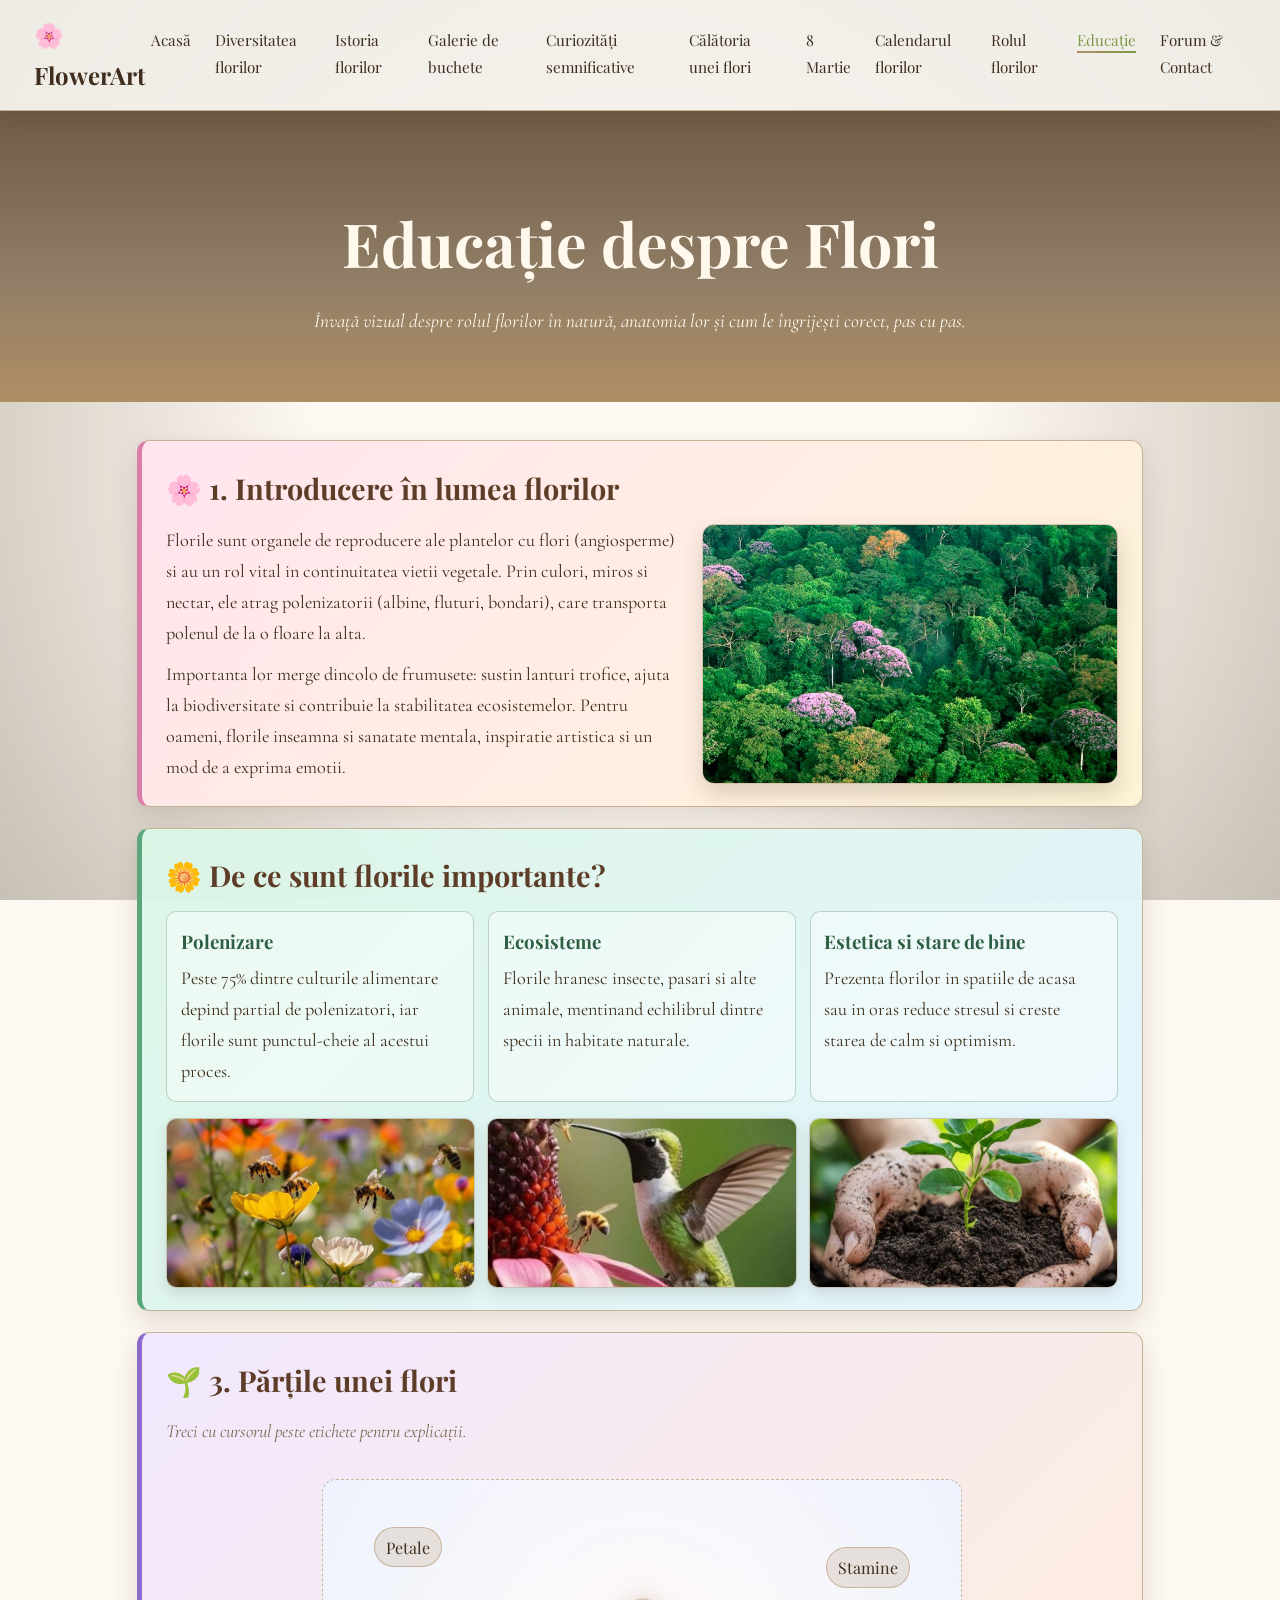
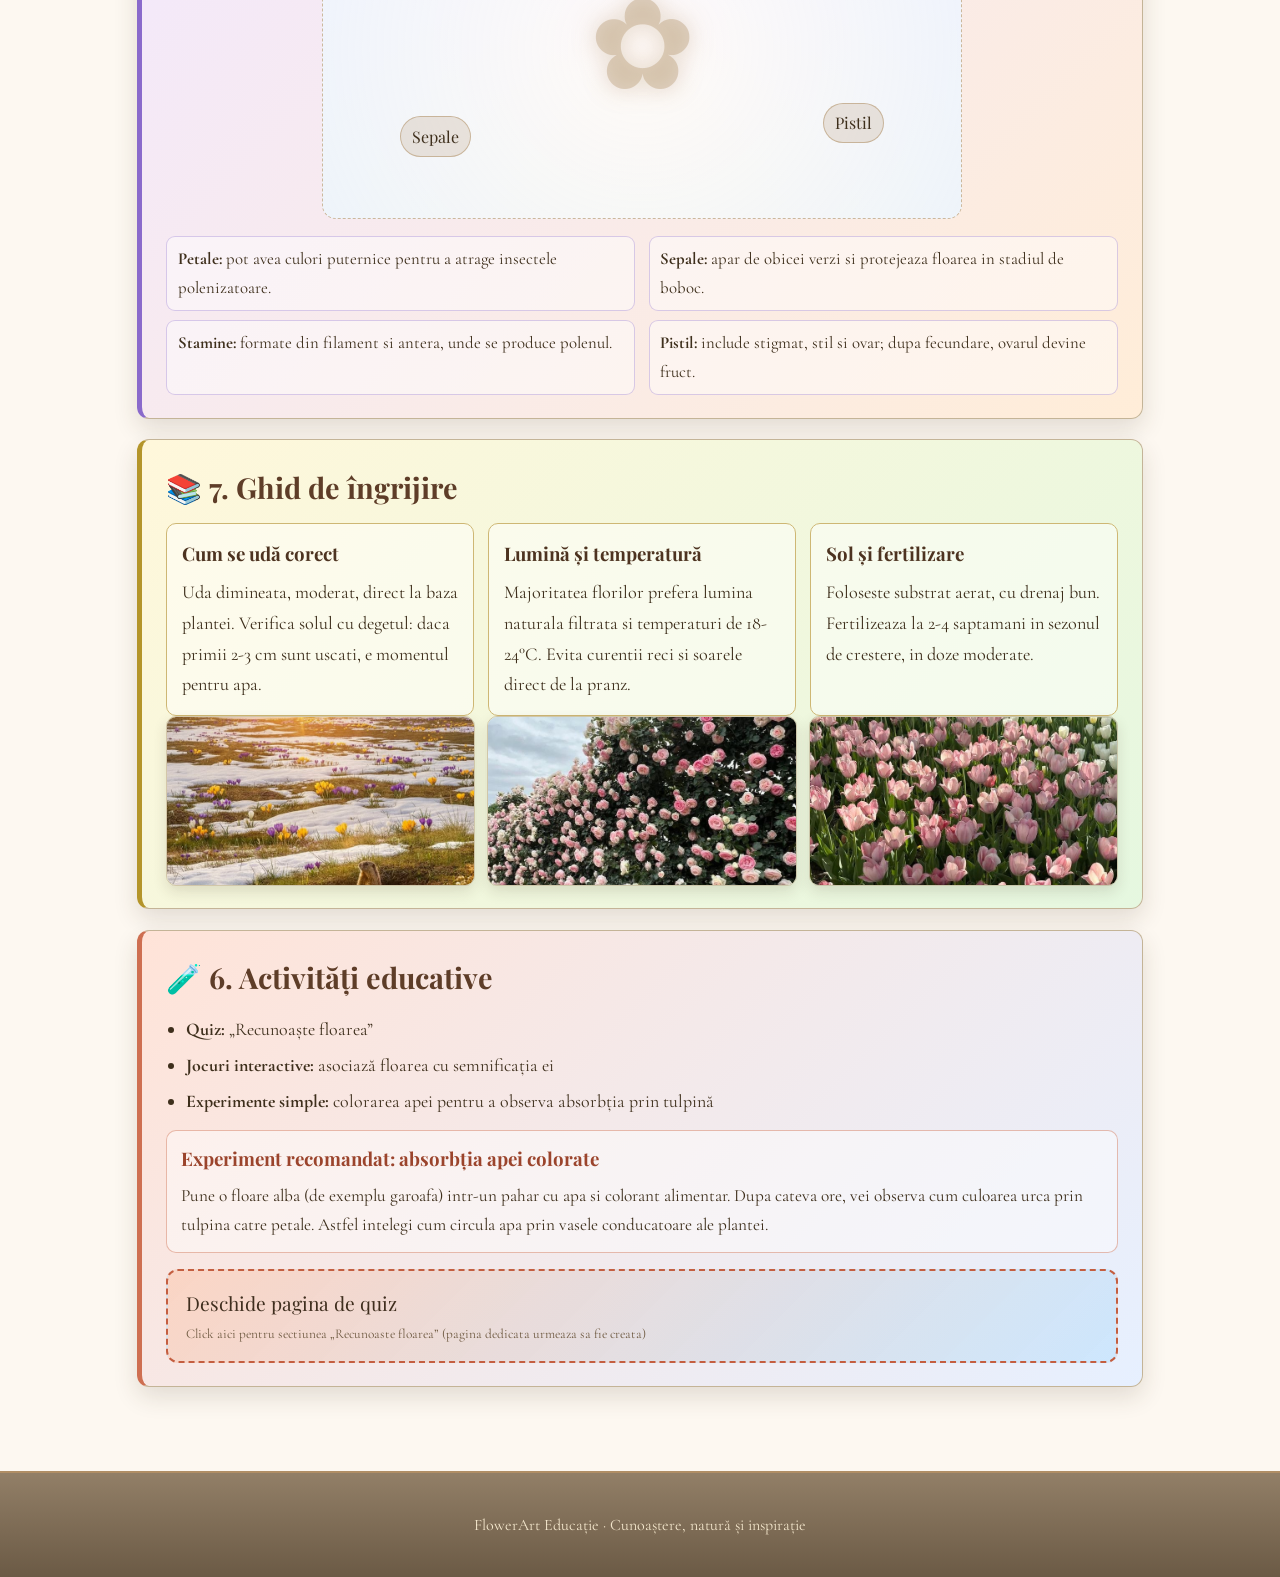
<file: educatie.html>
<!DOCTYPE html>
<html lang="ro">
<head>
  <meta charset="UTF-8" />
  <meta name="viewport" content="width=device-width, initial-scale=1.0" />
  <title>Educație despre Flori</title>
  <link rel="stylesheet" href="/educatie.css" />
</head>
<body>
  <header>
    <nav class="meniu-site">
      <div class="logo">🌸 FlowerArt</div>
      <ul>
        <li><a href="index.html">Acasă</a></li>
        <li><a href="Diversitatea florilor.html">Diversitatea florilor</a></li>
        <li><a href="istorie.html">Istoria florilor</a></li>
        <li><a href="Galerie.html">Galerie de buchete</a></li>
        <li><a href="curiozitati.html">Curiozități semnificative</a></li>
        <li><a href="calatoria.html">Călătoria unei flori</a></li>
        <li><a href="8martie.html">8 Martie</a></li>
        <li><a href="Calendarul florilor.html">Calendarul florilor</a></li>
        <li><a href="rolul-florilor.html">Rolul florilor</a></li>
        <li><a class="active" href="educatie.html">Educație</a></li>
        <li><a href="forum.html">Forum & Contact</a></li>
      </ul>
    </nav>
  </header>

  <div class="particles">
    <span class="petal p1" style="left: 7%; --drift: 65px; animation-duration: 21s;"></span>
    <span class="petal p2" style="left: 18%; --drift: -55px; animation-duration: 27s;"></span>
    <span class="petal p3" style="left: 30%; --drift: 60px; animation-duration: 24s;"></span>
    <span class="petal p4" style="left: 47%; --drift: -80px; animation-duration: 31s;"></span>
    <span class="petal p5" style="left: 60%; --drift: 50px; animation-duration: 26s;"></span>
    <span class="petal p1" style="left: 74%; --drift: -62px; animation-duration: 30s;"></span>
    <span class="petal p2" style="left: 88%; --drift: 84px; animation-duration: 25s;"></span>
  </div>

  <section class="hero">
    <h1>Educație despre Flori</h1>
    <p>Învață vizual despre rolul florilor în natură, anatomia lor și cum le îngrijești corect, pas cu pas.</p>
  </section>

  <main class="container">
    <section class="card card-intro">
      <h2>🌸 1. Introducere în lumea florilor</h2>
      <div class="split">
        <div>
          <p>
            Florile sunt organele de reproducere ale plantelor cu flori (angiosperme) si au un rol vital
            in continuitatea vietii vegetale. Prin culori, miros si nectar, ele atrag polenizatorii
            (albine, fluturi, bondari), care transporta polenul de la o floare la alta.
          </p>
          <p>
            Importanta lor merge dincolo de frumusete: sustin lanturi trofice, ajuta la biodiversitate
            si contribuie la stabilitatea ecosistemelor. Pentru oameni, florile inseamna si sanatate
            mentala, inspiratie artistica si un mod de a exprima emotii.
          </p>
        </div>
        <img src="Imagini/biodiversitate.jpg" alt="Biodiversitate si flori in natura" />
      </div>
    </section>

    <section class="card card-ecosistem">
      <h2>🌼 De ce sunt florile importante?</h2>
      <div class="info-grid">
        <article>
          <h3>Polenizare</h3>
          <p>Peste 75% dintre culturile alimentare depind partial de polenizatori, iar florile sunt punctul-cheie al acestui proces.</p>
        </article>
        <article>
          <h3>Ecosisteme</h3>
          <p>Florile hranesc insecte, pasari si alte animale, mentinand echilibrul dintre specii in habitate naturale.</p>
        </article>
        <article>
          <h3>Estetica si stare de bine</h3>
          <p>Prezenta florilor in spatiile de acasa sau in oras reduce stresul si creste starea de calm si optimism.</p>
        </article>
      </div>
      <div class="mini-gallery">
        <img src="Imagini/polenizare.jpg" alt="Polenizare la flori" />
        <img src="Imagini/hrana.jpg" alt="Flori ca sursa de hrana in natura" />
        <img src="Imagini/oxigen.jpg" alt="Plante si oxigen pentru mediu" />
      </div>
    </section>

    <section class="card card-diagram">
      <h2>🌱 3. Părțile unei flori</h2>
      <p class="hint">Treci cu cursorul peste etichete pentru explicații.</p>

      <div class="diagram-wrapper">
        <div class="flower-diagram">
          <div class="part part-petale">
            <span class="label">Petale</span>
            <div class="tooltip">Atrag polenizatorii prin culoare, formă și parfum.</div>
          </div>
          <div class="part part-sepale">
            <span class="label">Sepale</span>
            <div class="tooltip">Protejează bobocul floral înainte de deschidere.</div>
          </div>
          <div class="part part-stamine">
            <span class="label">Stamine</span>
            <div class="tooltip">Organe masculine care produc polenul.</div>
          </div>
          <div class="part part-pistil">
            <span class="label">Pistil</span>
            <div class="tooltip">Organul feminin: primește polenul și formează semințe.</div>
          </div>
        </div>
      </div>
      <div class="parts-extra">
        <p><strong>Petale:</strong> pot avea culori puternice pentru a atrage insectele polenizatoare.</p>
        <p><strong>Sepale:</strong> apar de obicei verzi si protejeaza floarea in stadiul de boboc.</p>
        <p><strong>Stamine:</strong> formate din filament si antera, unde se produce polenul.</p>
        <p><strong>Pistil:</strong> include stigmat, stil si ovar; dupa fecundare, ovarul devine fruct.</p>
      </div>
    </section>

    <section class="card card-care">
      <h2>📚 7. Ghid de îngrijire</h2>
      <div class="care-grid">
        <article>
          <h3>Cum se udă corect</h3>
          <p>Uda dimineata, moderat, direct la baza plantei. Verifica solul cu degetul: daca primii 2-3 cm sunt uscati, e momentul pentru apa.</p>
        </article>
        <article>
          <h3>Lumină și temperatură</h3>
          <p>Majoritatea florilor prefera lumina naturala filtrata si temperaturi de 18-24°C. Evita curentii reci si soarele direct de la pranz.</p>
        </article>
        <article>
          <h3>Sol și fertilizare</h3>
          <p>Foloseste substrat aerat, cu drenaj bun. Fertilizeaza la 2-4 saptamani in sezonul de crestere, in doze moderate.</p>
        </article>
      </div>
      <div class="mini-gallery">
        <img src="Imagini/sol.jpg" alt="Sol potrivit pentru flori" />
        <img src="Imagini/trandafir.jpg" alt="Floare de trandafir ingrijita" />
        <img src="Imagini/Lalea.jpg" alt="Lalele in lumina naturala" />
      </div>
    </section>

    <section class="card card-activitati">
      <h2>🧪 6. Activități educative</h2>
      <ul class="activities">
        <li><strong>Quiz:</strong> „Recunoaște floarea”</li>
        <li><strong>Jocuri interactive:</strong> asociază floarea cu semnificația ei</li>
        <li><strong>Experimente simple:</strong> colorarea apei pentru a observa absorbția prin tulpină</li>
      </ul>
      <div class="experiment-box">
        <h3>Experiment recomandat: absorbția apei colorate</h3>
        <p>
          Pune o floare alba (de exemplu garoafa) intr-un pahar cu apa si colorant alimentar.
          Dupa cateva ore, vei observa cum culoarea urca prin tulpina catre petale. Astfel
          intelegi cum circula apa prin vasele conducatoare ale plantei.
        </p>
      </div>

      <a class="quiz-box" href="quiz-flori.html">
        <span>Deschide pagina de quiz</span>
        <small>Click aici pentru sectiunea „Recunoaste floarea” (pagina dedicata urmeaza sa fie creata)</small>
      </a>
    </section>
  </main>

  <footer>
    <p>FlowerArt Educație · Cunoaștere, natură și inspirație</p>
  </footer>
</body>
</html>
</file>
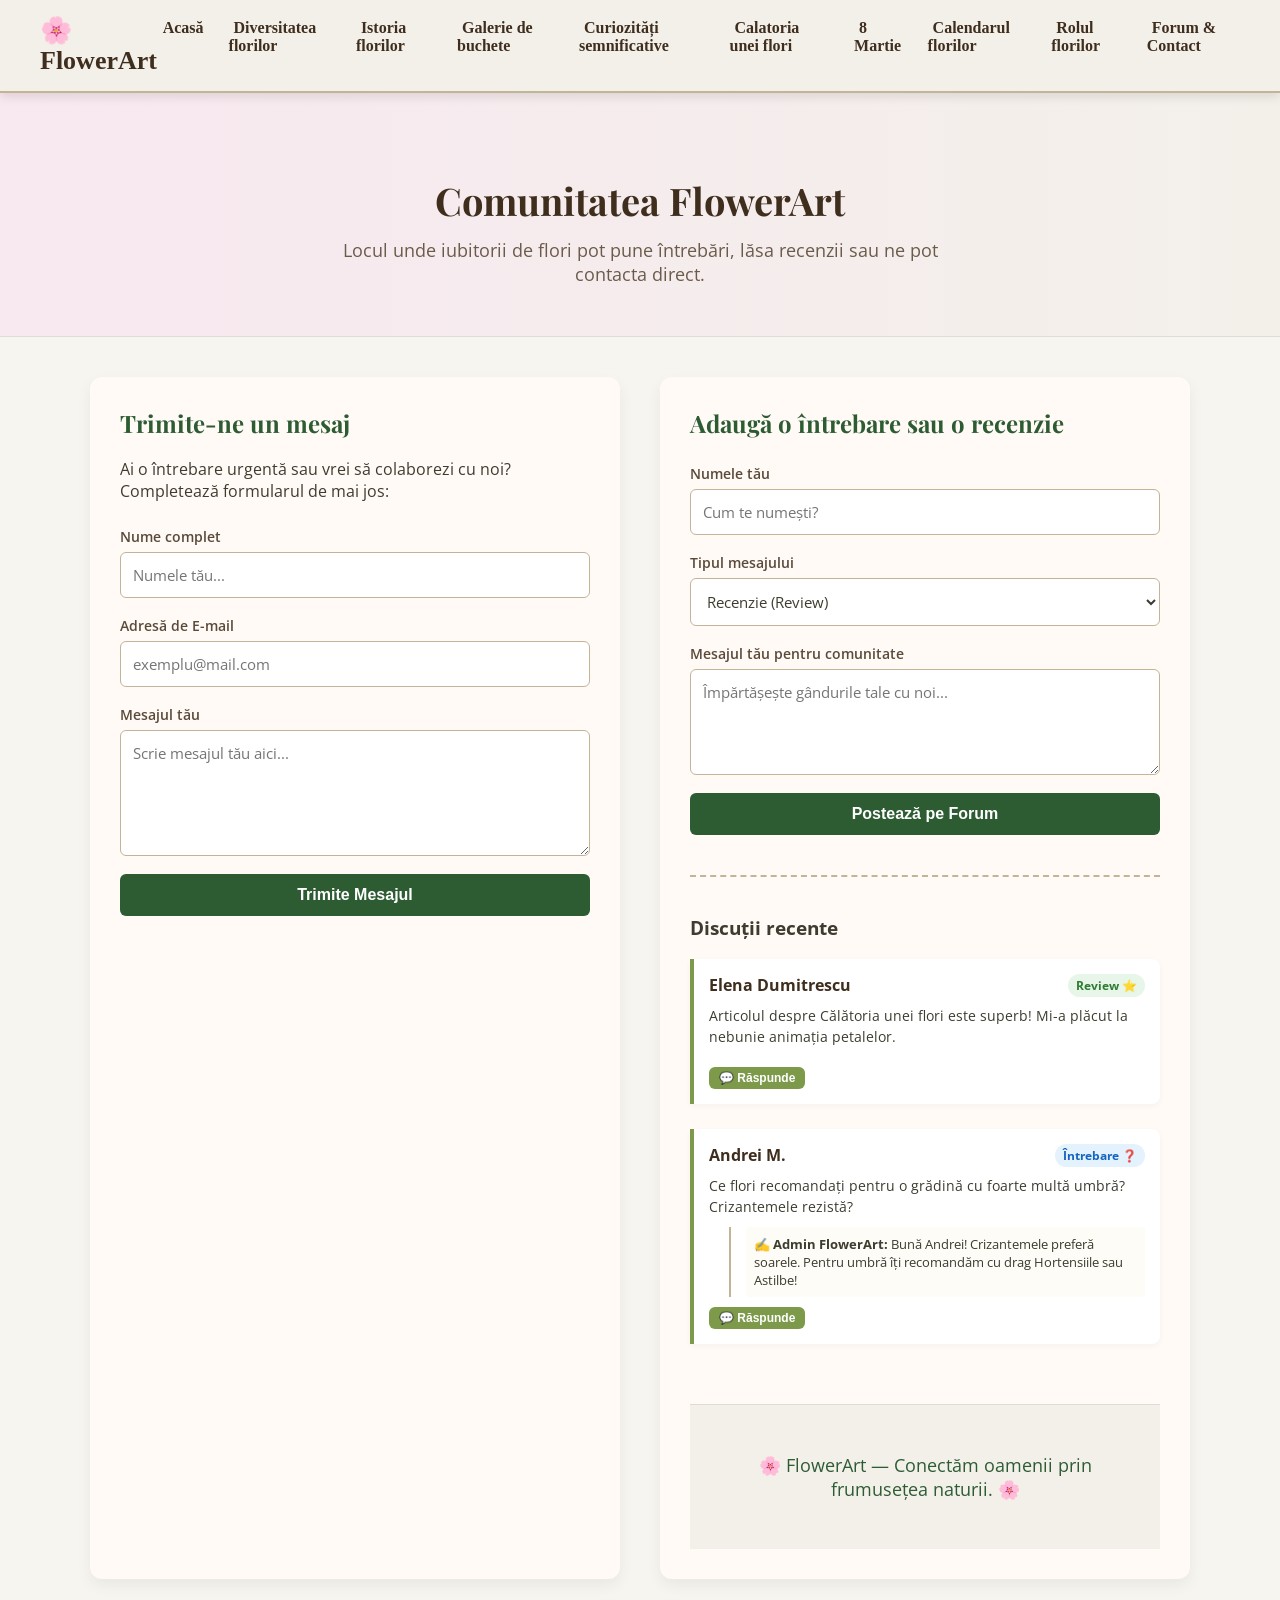
<file: forum.html>
<!DOCTYPE html>
<html lang="ro">
<head>
  <meta charset="UTF-8">
  <meta name="viewport" content="width=device-width, initial-scale=1.0">
  <title>Forum & Contact - FlowerArt</title>
  <link rel="stylesheet" href="forum.css">
  <link href="https://fonts.googleapis.com/css2?family=Playfair+Display:wght@500;700&family=Open+Sans:wght@400;600&display=swap" rel="stylesheet">
</head>
<body>

<header>
  <nav class="meniu-site">
    <div class="logo">🌸 FlowerArt</div>
    <ul>
      <li><a href="index.html">Acasă</a></li>
      <li><a href="Diversitatea florilor.html">Diversitatea florilor</a></li>
      <li><a href="istorie.html">Istoria florilor</a></li>
      <li><a href="Galerie.html">Galerie de buchete</a></li>
      <li><a href="curiozitati.html">Curiozități semnificative</a></li>
      <li><a href="calatoria.html">Calatoria unei flori</a></li>
      <li><a href="8martie.html">8 Martie</a></li>
      <li><a href="Calendarul florilor.html">Calendarul florilor</a></li>
      <li><a href="rolul-florilor.html">Rolul florilor</a></li>
      <li><a href="forum.html">Forum & Contact</a></li>
    </ul>
  </nav>
</header>

<section class="banner-forum">
  <h1>Comunitatea FlowerArt</h1>
  <p>Locul unde iubitorii de flori pot pune întrebări, lăsa recenzii sau ne pot contacta direct.</p>
</section>

<div class="container-forum">
  
  <section class="zona-contact">
    <h2> Trimite-ne un mesaj</h2>
    <p>Ai o întrebare urgentă sau vrei să colaborezi cu noi? Completează formularul de mai jos:</p>
    
    <form action=https://formspree.io/f/mojbydwb method="POST" class="formular-contact">
  <div class="grup-input">
    <label for="nume-contact">Nume complet</label>
    <input type="text" id="nume-contact" name="name" placeholder="Numele tău..." required>
  </div>
  
  <div class="grup-input">
    <label for="email-contact">Adresă de E-mail</label>
    <input type="email" id="email-contact" name="email" placeholder="exemplu@mail.com" required>
  </div>
  
  <div class="grup-input">
    <label for="mesaj-contact">Mesajul tău</label>
    <textarea id="mesaj-contact" name="message" rows="5" placeholder="Scrie mesajul tău aici..." required></textarea>
  </div>
  
  <button type="submit" class="buton-verde">Trimite Mesajul</button>
</form>
  </section>

  <section class="zona-comentarii">
    <h2> Adaugă o întrebare sau o recenzie</h2>
    
    <form id="formular-postare" class="formular-contact">
      <div class="grup-input">
        <label for="autor-postare">Numele tău</label>
        <input type="text" id="autor-postare" placeholder="Cum te numești?" required>
      </div>
      <div class="grup-input">
        <label for="tip-postare">Tipul mesajului</label>
        <select id="tip-postare">
          <option value="Review ⭐">Recenzie (Review)</option>
          <option value="Întrebare ❓">Întrebare</option>
          <option value="Sugestie 💡">Sugestie</option>
        </select>
      </div>
      <div class="grup-input">
        <label for="text-postare">Mesajul tău pentru comunitate</label>
        <textarea id="text-postare" rows="4" placeholder="Împărtășește gândurile tale cu noi..." required></textarea>
      </div>
      <button type="submit" class="buton-verde">Postează pe Forum</button>
    </form>

   <div class="lista-postari">
  <h3>Discuții recente</h3>
  <div id="container-mesaje">
    </div>
</div>
<footer>
  <p>🌸 FlowerArt — Conectăm oamenii prin frumusețea naturii. 🌸</p>
</footer>

<script src="forum.js"></script>
</body>
</html>
</file>
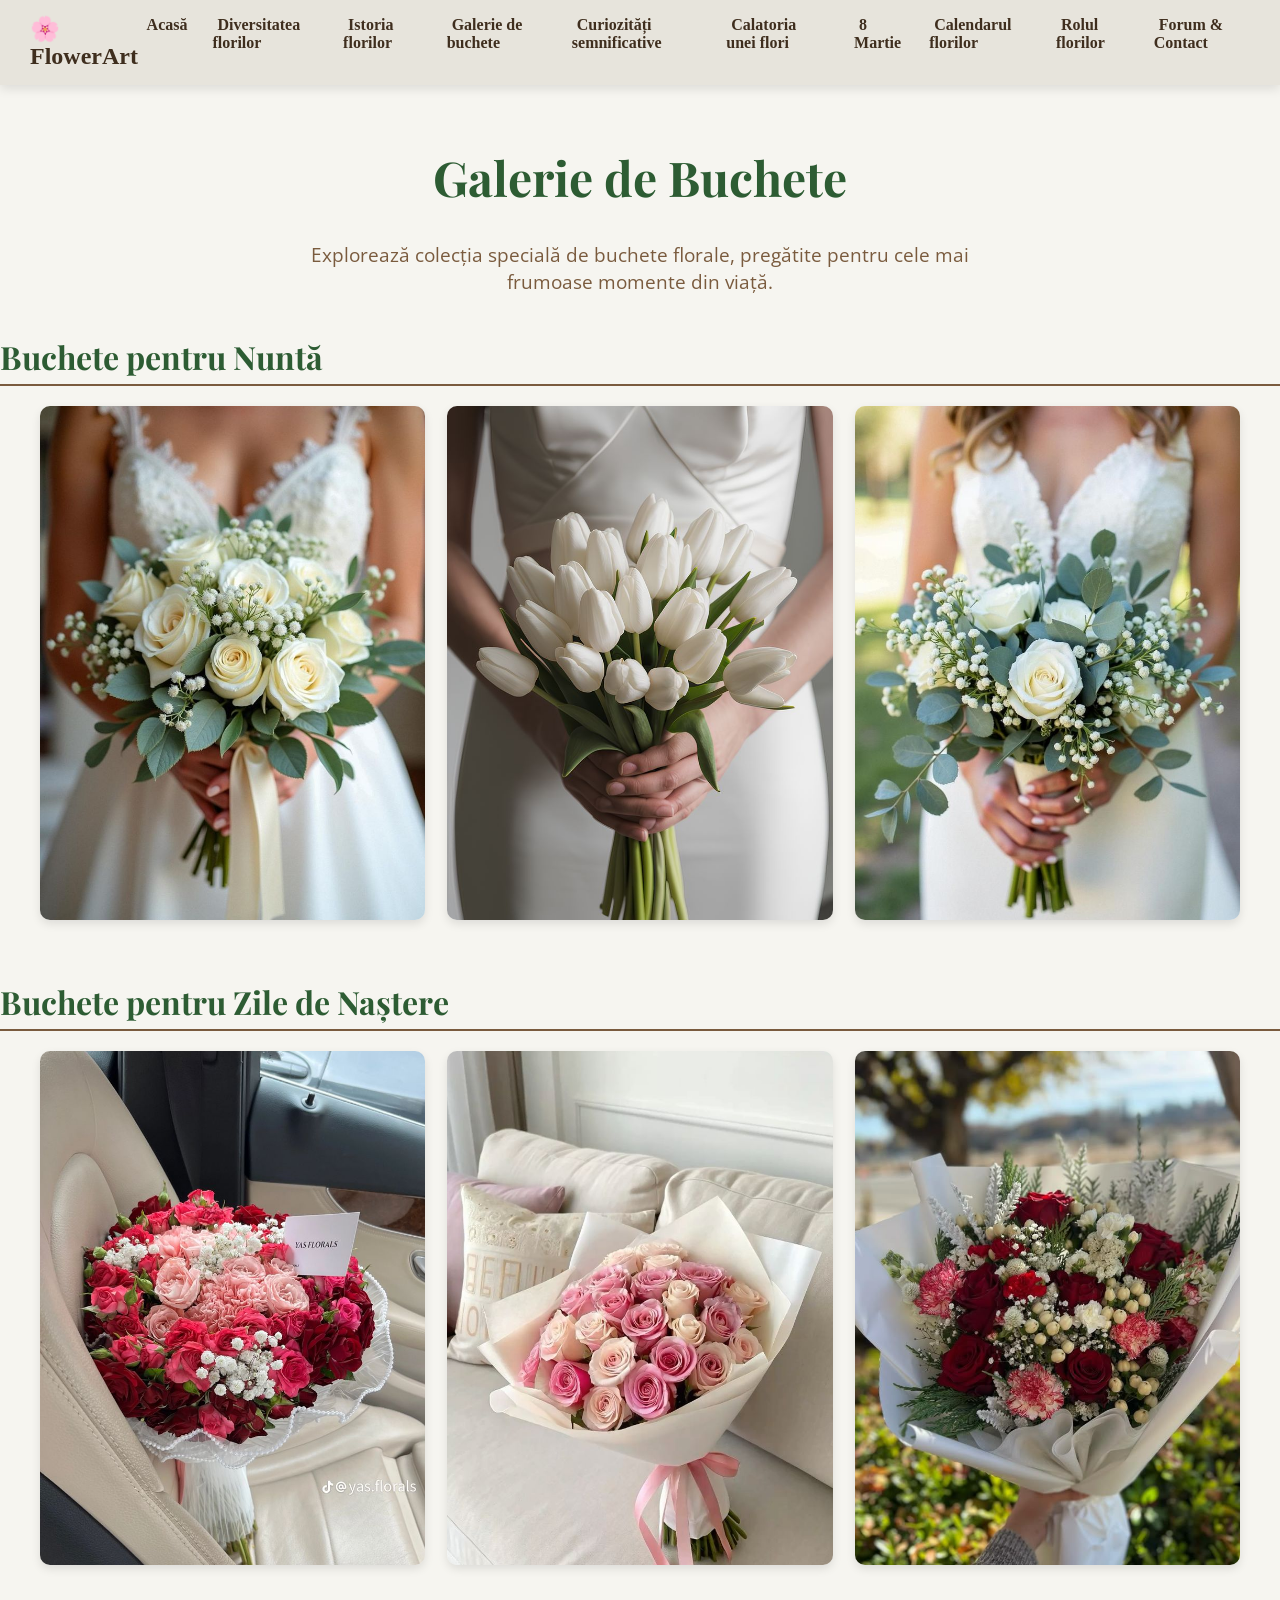
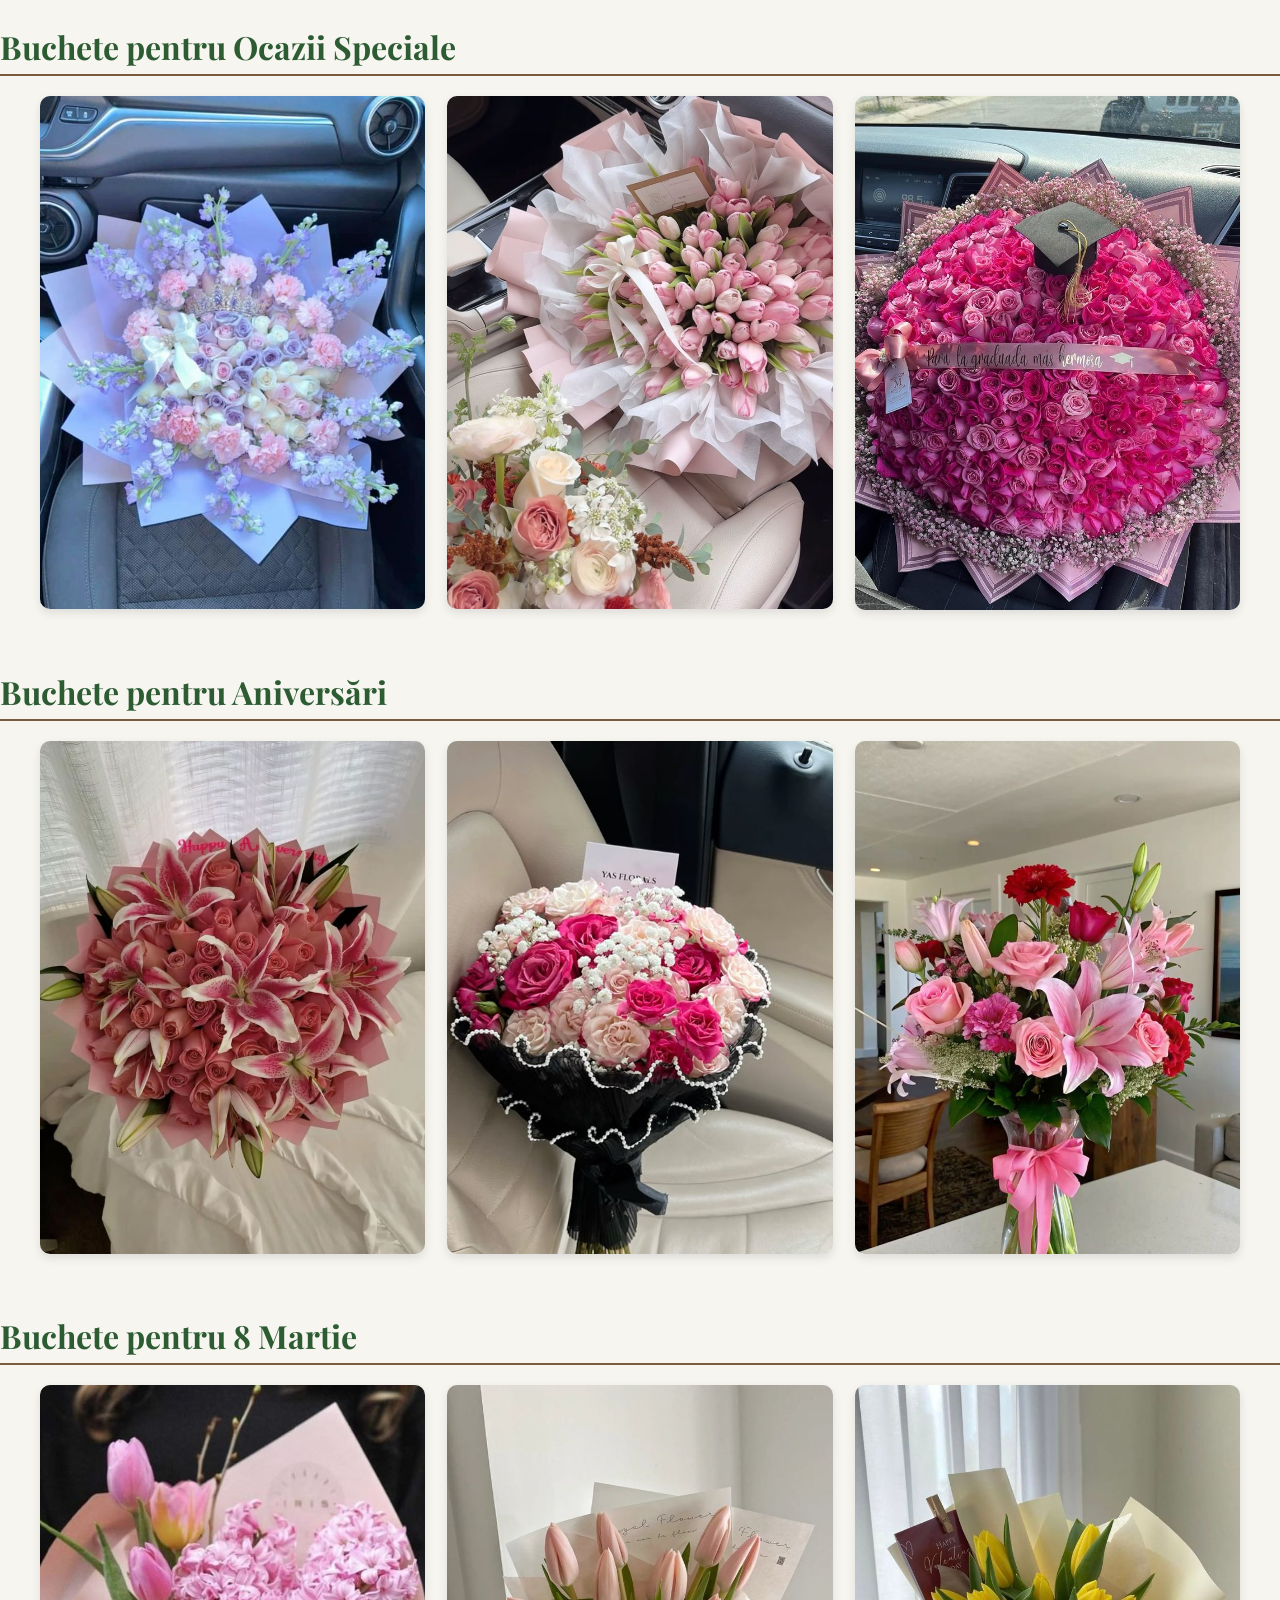
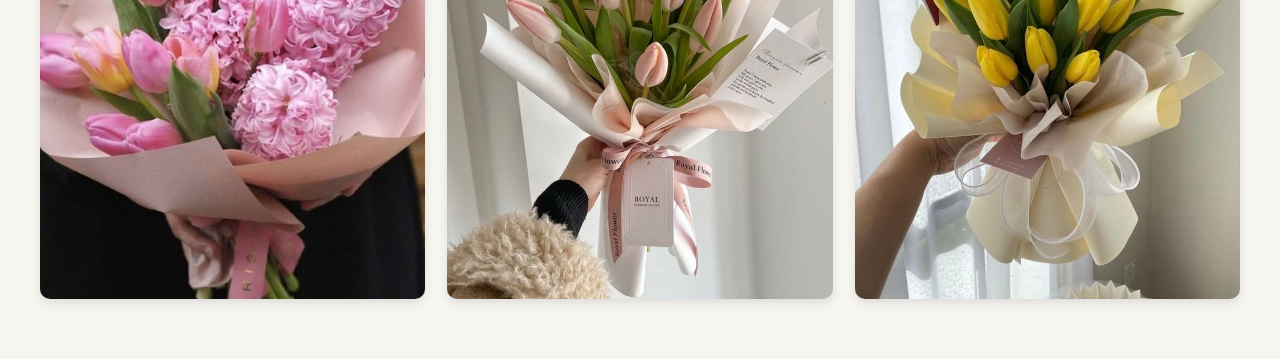
<file: Galerie.html>
<!DOCTYPE html>
<html lang="ro">
<head>
  <meta charset="UTF-8" />
  <meta name="viewport" content="width=device-width, initial-scale=1.0" />
  <title>Galerie de Buchete</title>
  <link rel="stylesheet" href="galerie.css" />
  <link rel="preconnect" href="https://fonts.googleapis.com" />
  <link rel="preconnect" href="https://fonts.gstatic.com" crossorigin />
  <link href="https://fonts.googleapis.com/css2?family=Playfair+Display:wght@500;700&family=Open+Sans&display=swap" rel="stylesheet" />
</head>
<body>
  <header>
  <nav class="meniu-site">
    <div class="logo">🌸 FlowerArt</div>
    <ul>
      <li><a href="index.html">Acasă</a></li>
      <li><a href="/Diversitatea florilor.html">Diversitatea florilor</a></li>
      <li><a href="/istorie.html">Istoria florilor</a></li>
      <li><a href="/Galerie.html">Galerie de buchete</a></li>
      <li><a href="/curiozitati.html">Curiozități semnificative</a></li>
      <li><a href="/calatoria.html">Calatoria unei flori</a></li>
      <li><a href="8martie.html">8 Martie</a></li>
      <li><a href="Calendarul florilor.html">Calendarul florilor</a></li>
      <li><a href="rolul-florilor.html">Rolul florilor</a></li>
      <li><a href="forum.html">Forum & Contact</a></li>
    </ul>
  </nav>
</header>

  <header>
    <h1 class="titlu-galerie">Galerie de Buchete</h1>
    <p class="descriere-galerie">Explorează colecția specială de buchete florale, pregătite pentru cele mai frumoase momente din viață.</p>
  </header>

  <main>
    <section class="sectiune">
      <h2>Buchete pentru Nuntă</h2>
      <div class="galerie">
        <img src="Imagini/nunta 1.jpg" alt="Buchet nuntă 1" />
        <img src="Imagini/nunta 2.jpg" alt="Buchet nuntă 2" />
        <img src="Imagini/nunta 3.jpg" alt="Buchet nuntă 3" />
      </div>
    </section>

    <section class="sectiune">
      <h2>Buchete pentru Zile de Naștere</h2>
      <div class="galerie">
        <img src="Imagini/zi 1.jpg" alt="Buchet zi de naștere 1" />
        <img src="Imagini/zi 2.jpg" alt="Buchet zi de naștere 2" />
        <img src="Imagini/zi 3.jpg" alt="Buchet zi de naștere 3" />
      </div>
    </section>

    <section class="sectiune">
      <h2>Buchete pentru Ocazii Speciale</h2>
      <div class="galerie">
        <img src="Imagini/ocazie 1.jpg" alt="Buchet ocazii speciale 1" />
        <img src="Imagini/ocazie 2.jpg" alt="Buchet ocazii speciale 2" />
        <img src="Imagini/ocazie 3.jpg" alt="Buchet ocazii speciale 3" />
      </div>
    </section>

    <section class="sectiune">
      <h2>Buchete pentru Aniversări</h2>
      <div class="galerie">
        <img src="Imagini/aniversare 1.jpg" alt="Buchet aniversare 1" />
        <img src="Imagini/aniversare 3.jpg" alt="Buchet aniversare 2" />
        <img src="Imagini/aniversare 2.jpg" alt="Buchet aniversare 3" />
      </div>
    </section>

    <section class="sectiune">
      <h2>Buchete pentru 8 Martie</h2>
      <div class="galerie">
        <img src="Imagini/81.jpg" alt="Buchet 8 Martie 1" />
        <img src="Imagini/82.jpg" alt="Buchet 8 Martie 2" />
        <img src="Imagini/83.jpg" alt="Buchet 8 Martie 3" />
      </div>
    </section>
  </main>

</body>
</html>
</file>
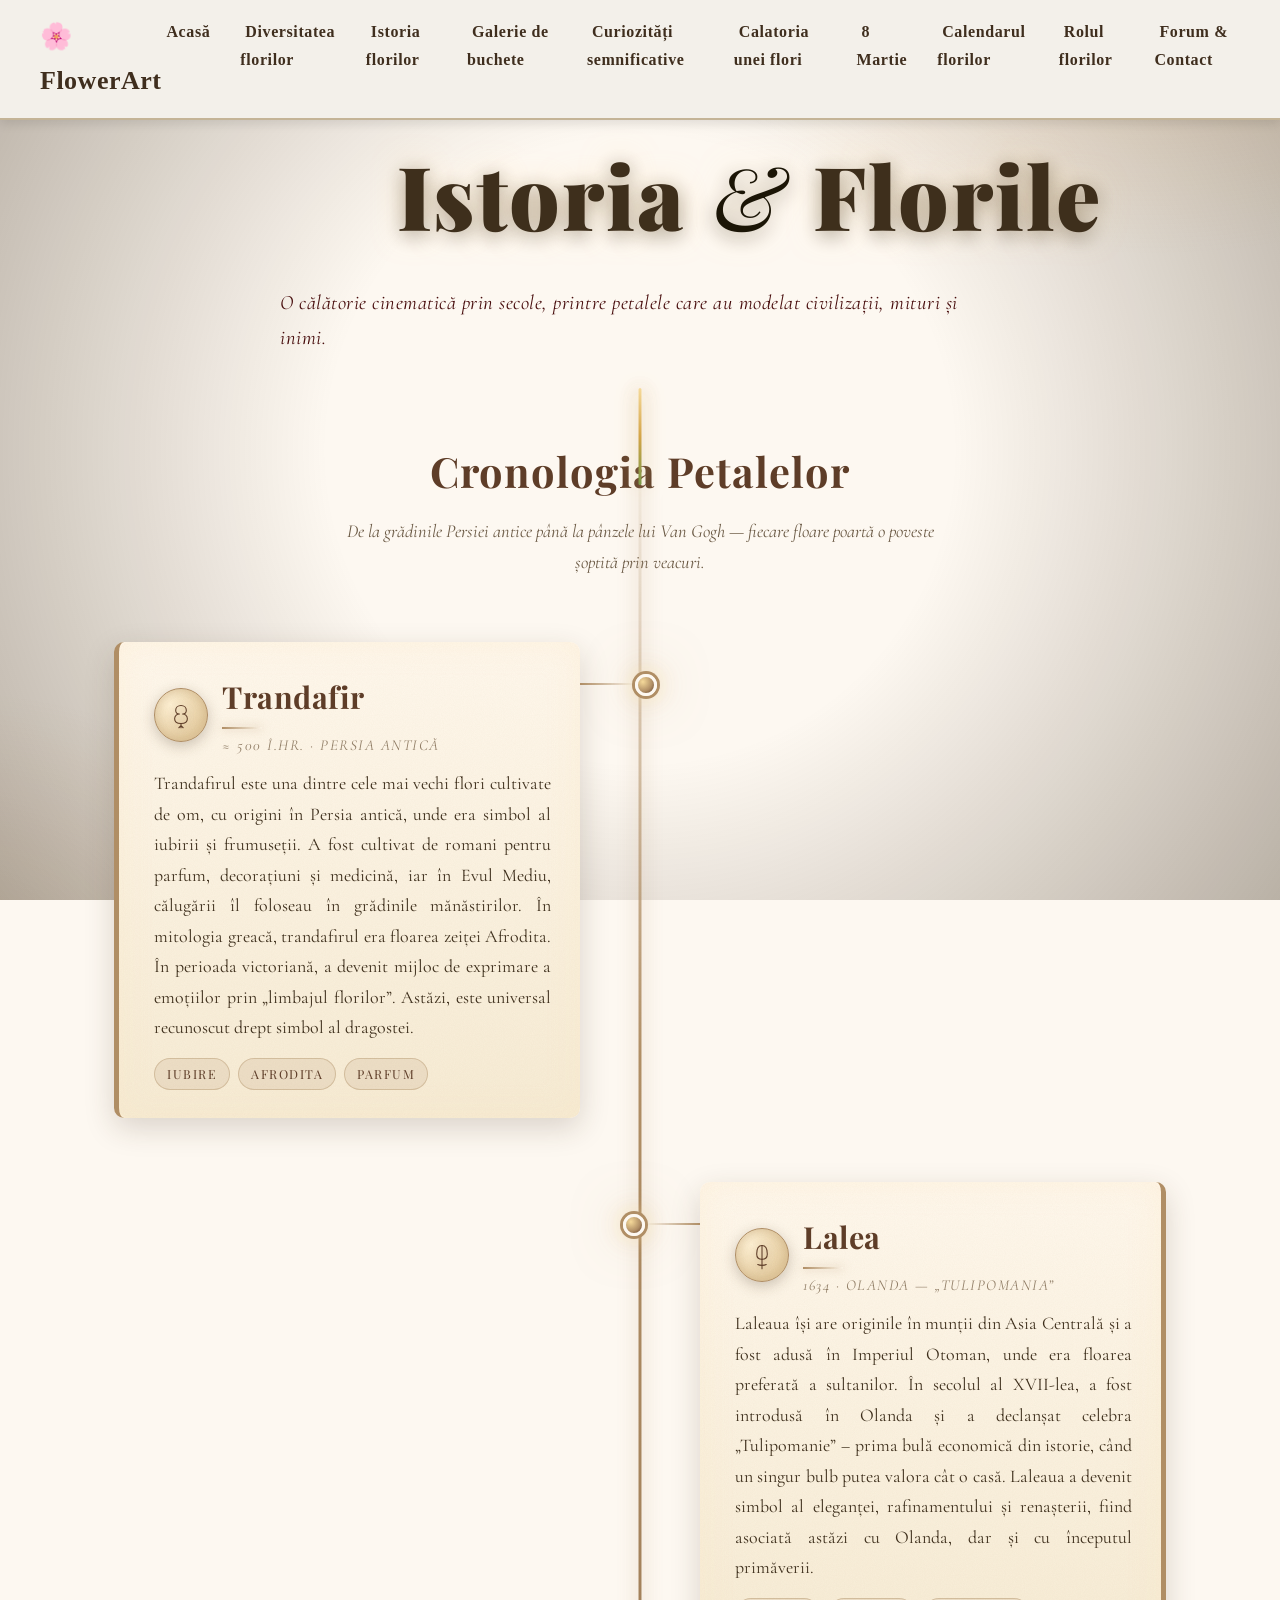
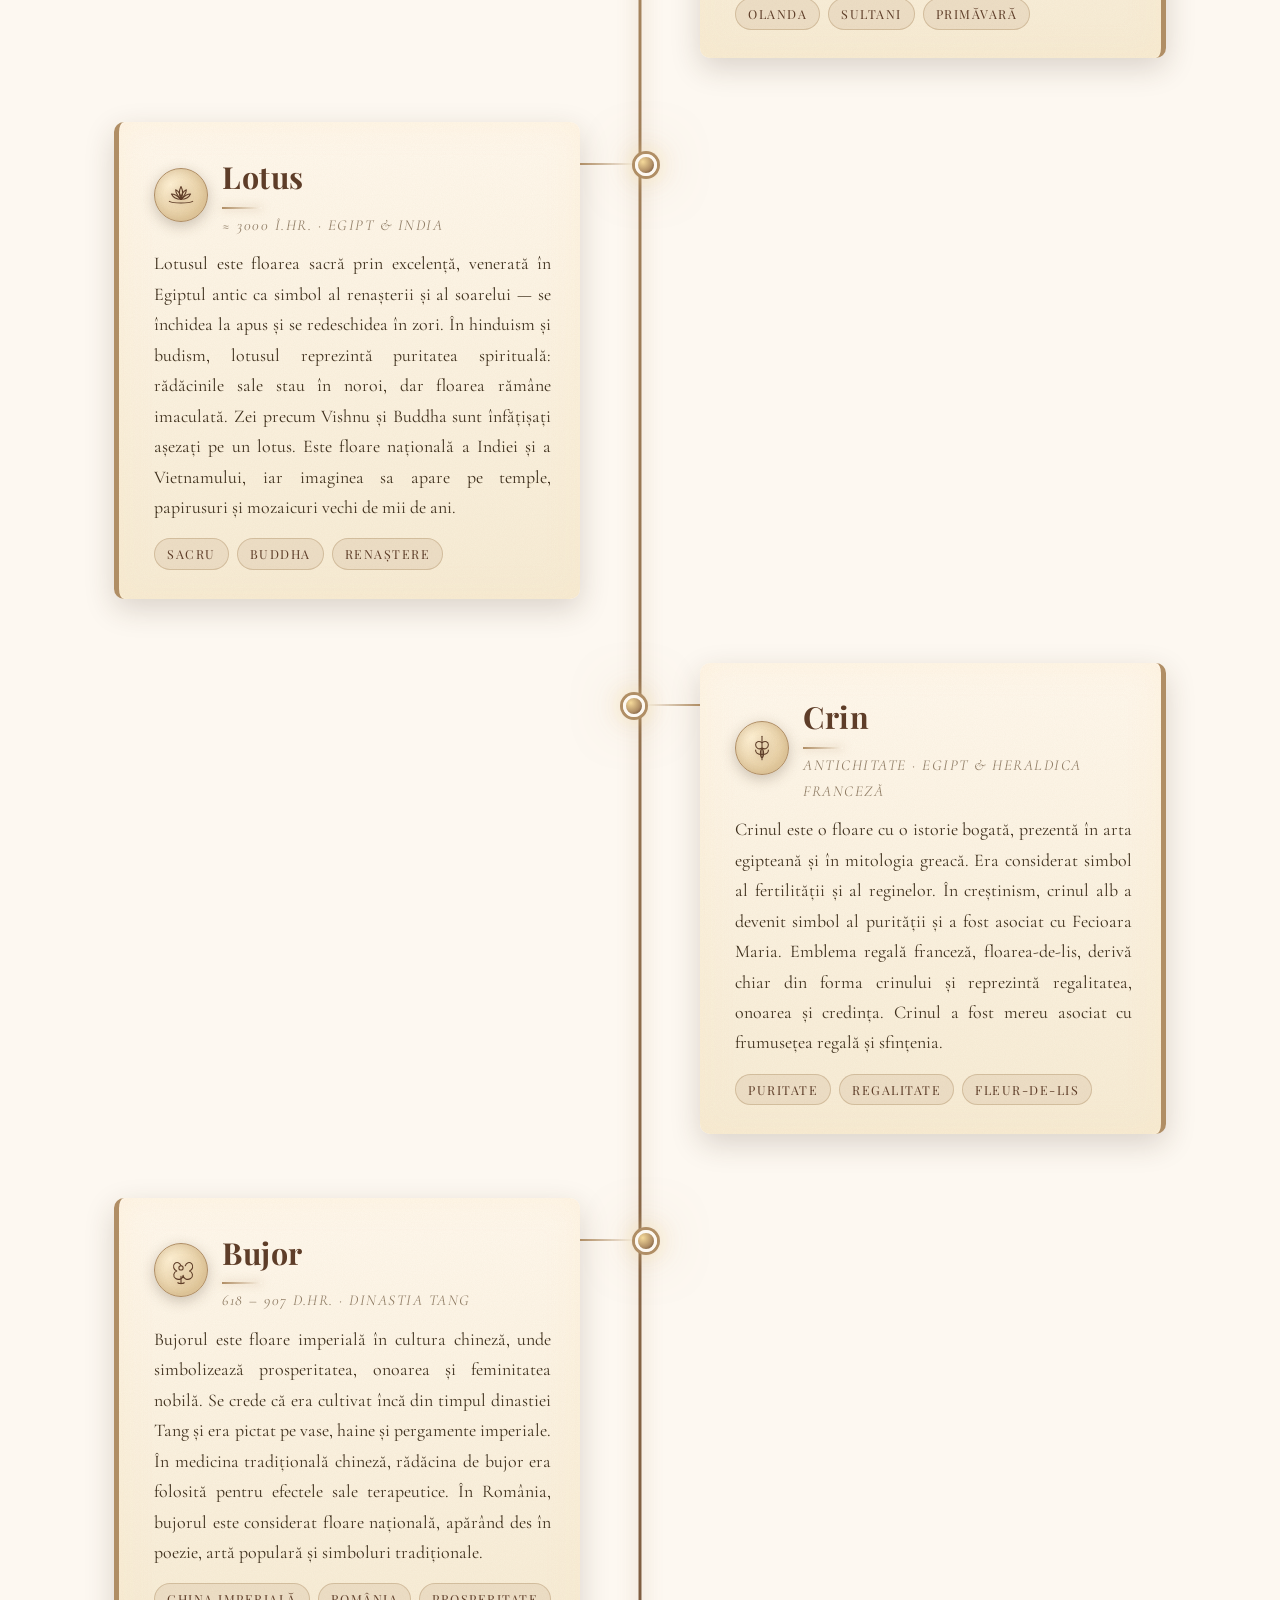
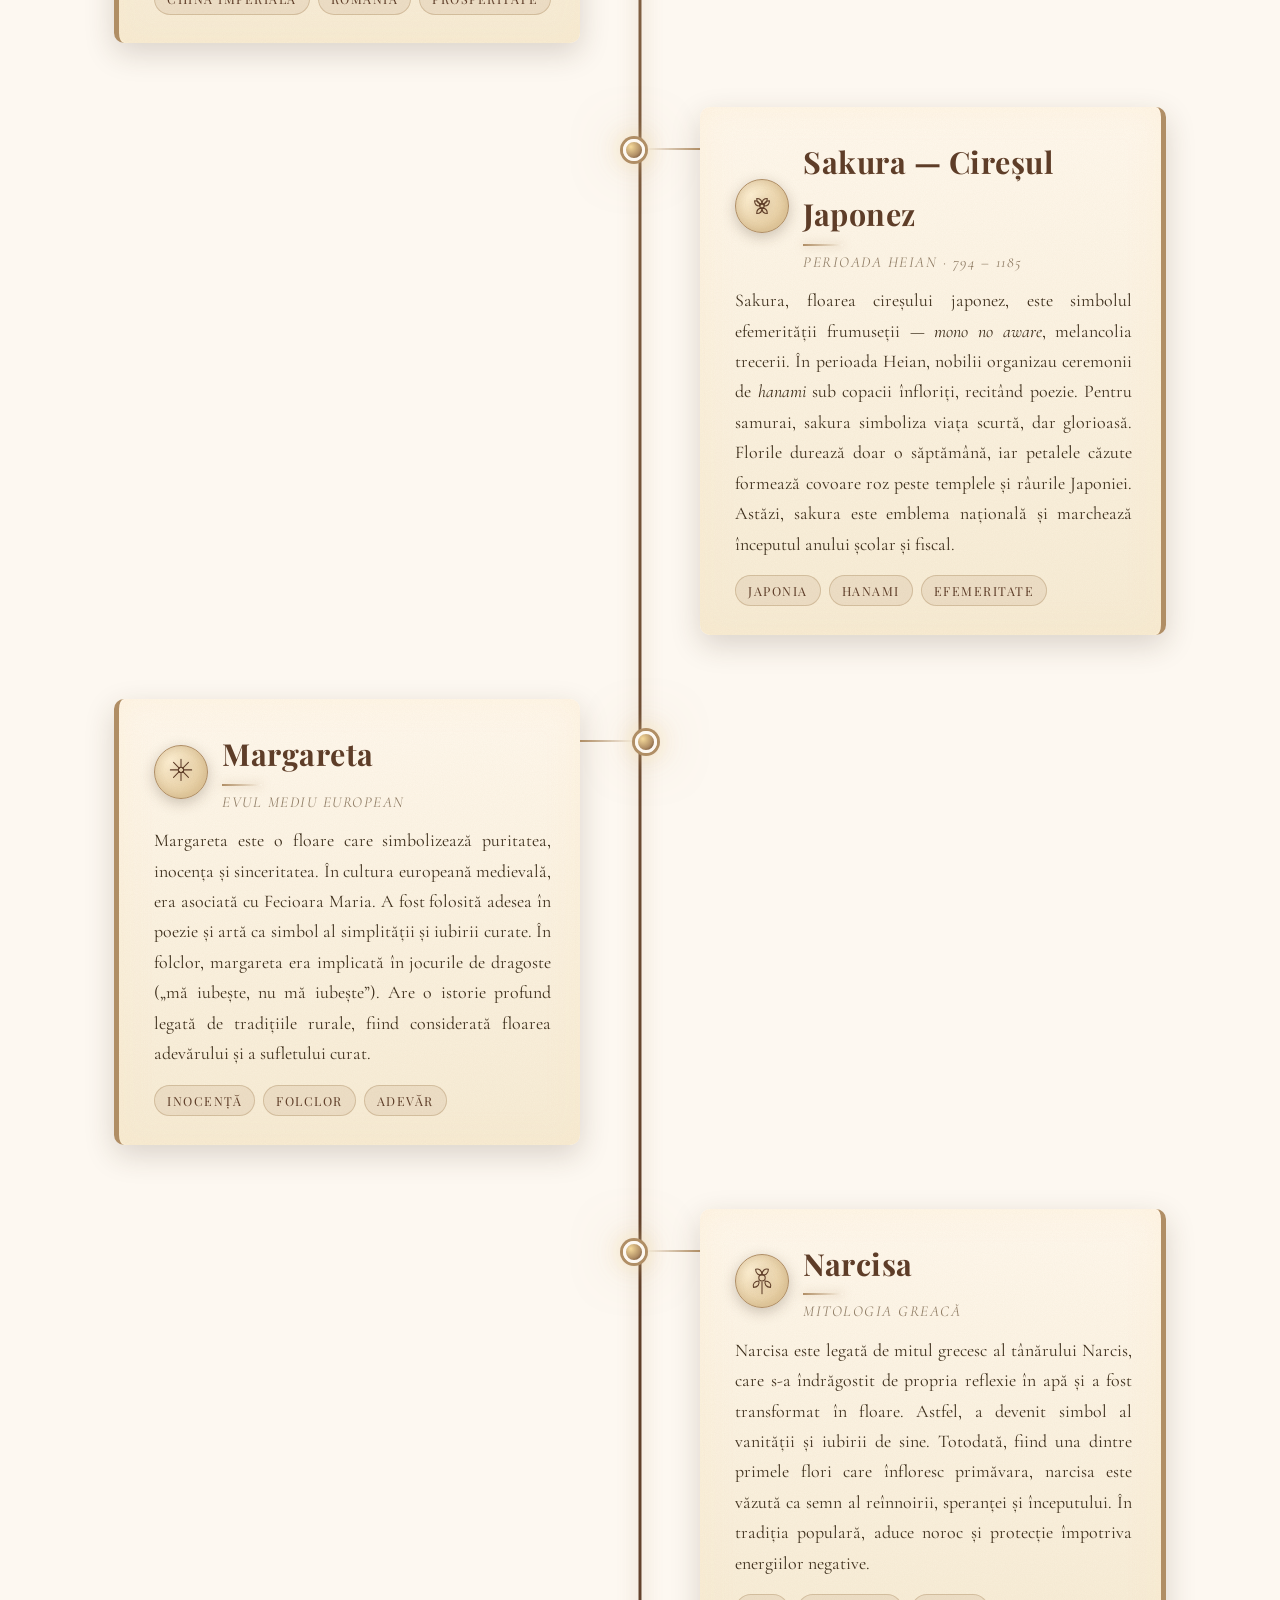
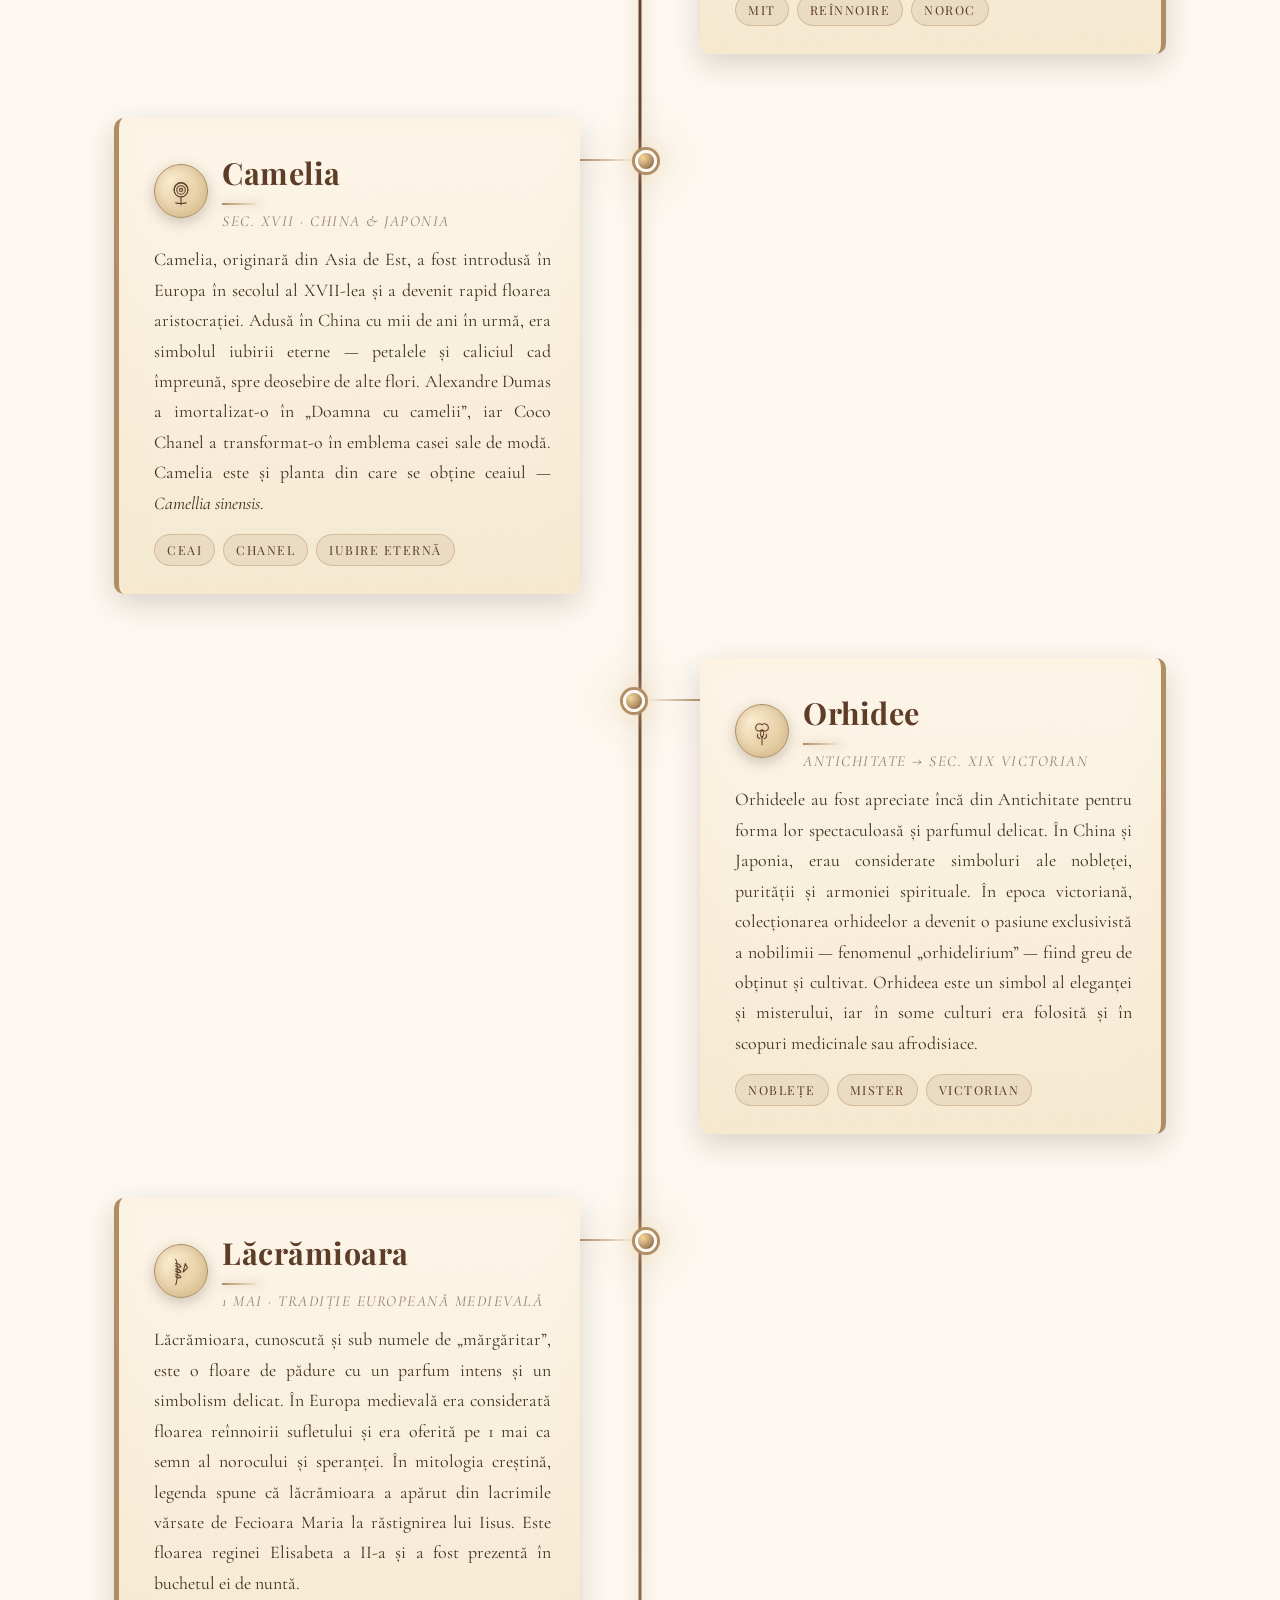
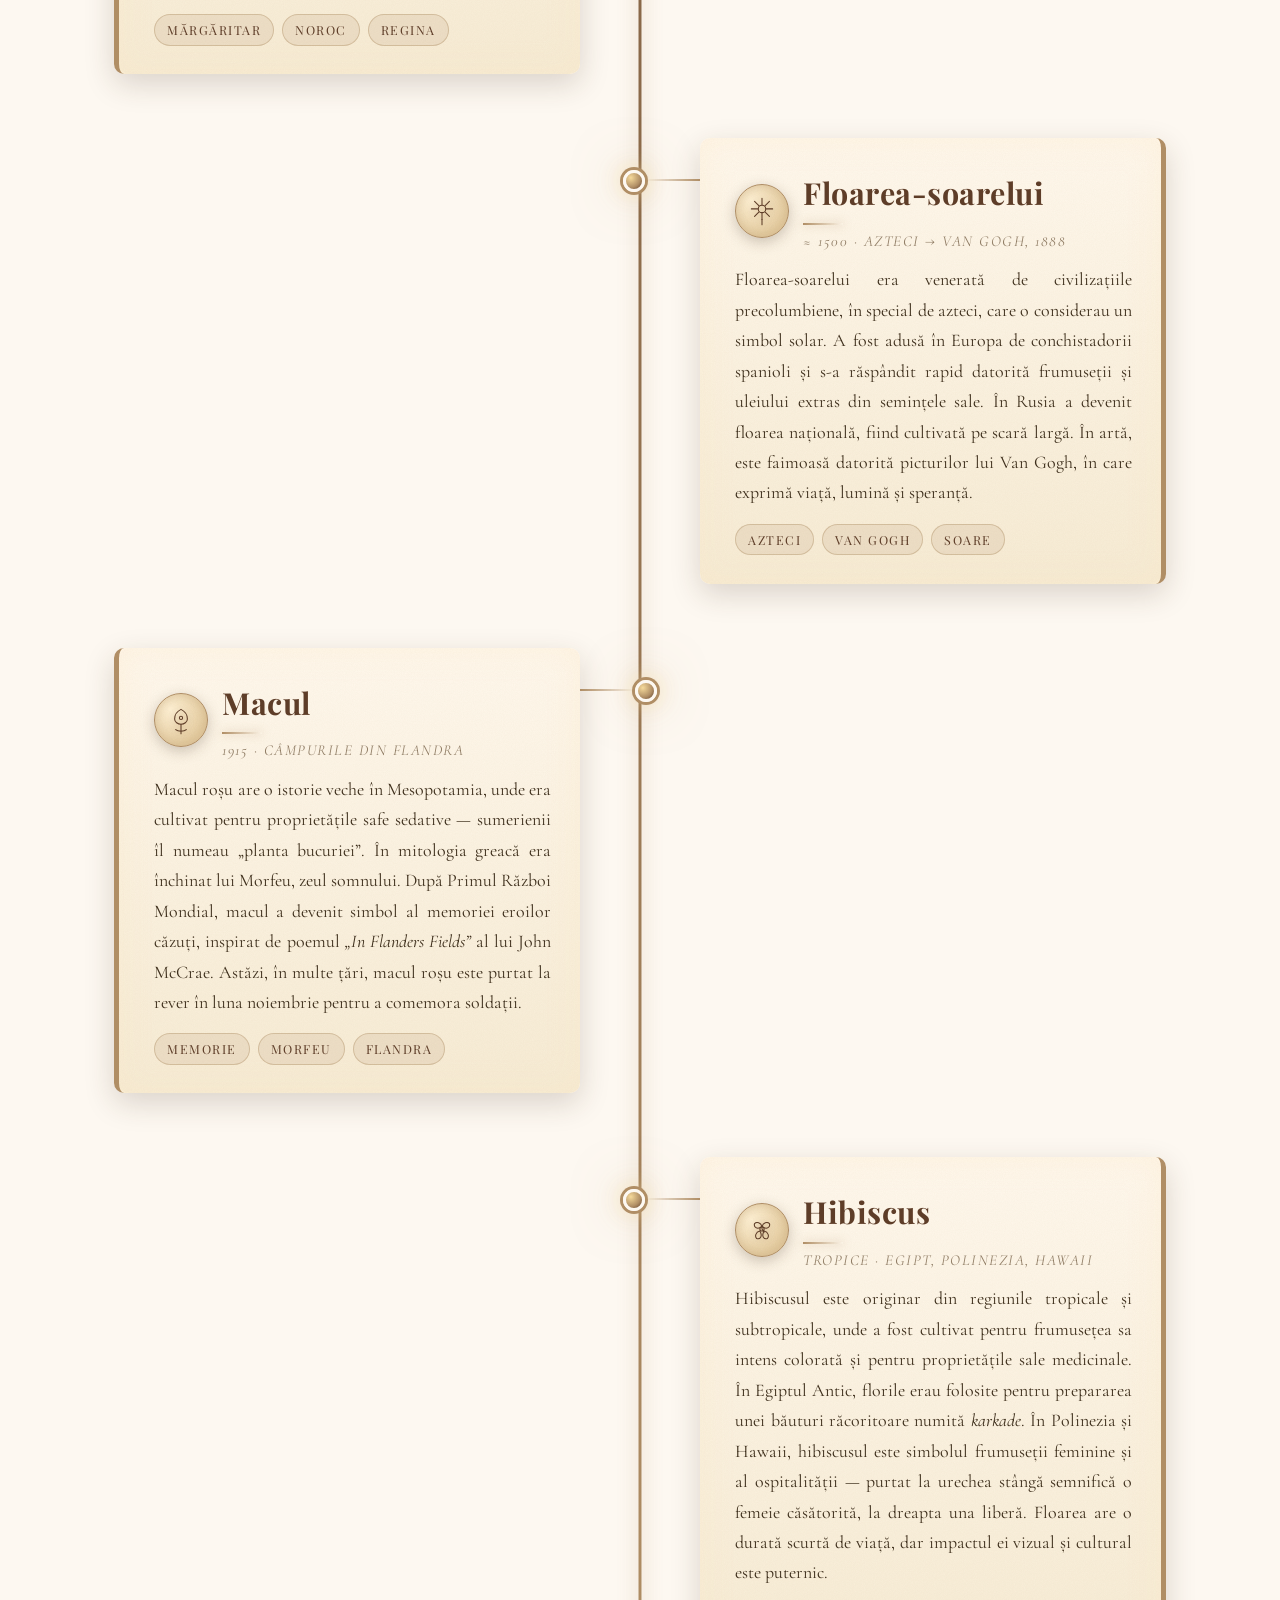
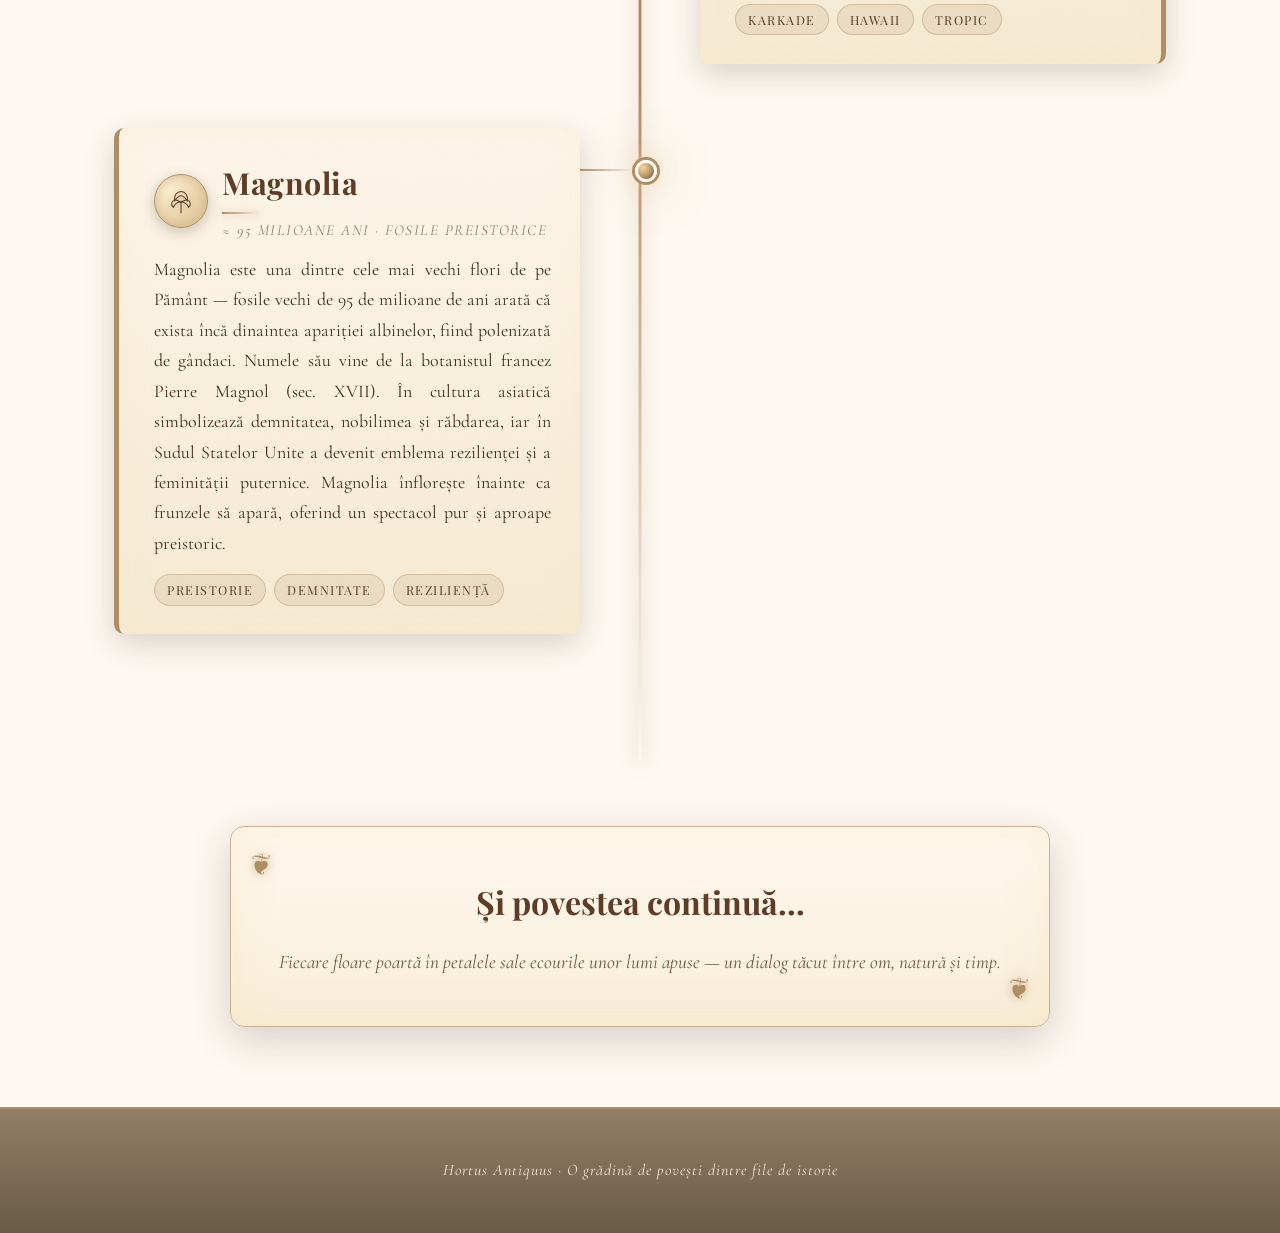
<file: istorie.html>
<!DOCTYPE html>
<html lang="ro">
  <head>
  <link rel="stylesheet" type="text/css" href="/istorie.css" />
  
</head>

<body>

 <header>
  <nav class="meniu-site">
    <div class="logo">🌸 FlowerArt</div>
    <ul>
      <li><a href="index.html">Acasă</a></li>
      <li><a href="Diversitatea florilor.html">Diversitatea florilor</a></li>
      <li><a href="istorie.html">Istoria florilor</a></li>
      <li><a href="Galerie.html">Galerie de buchete</a></li>
      <li><a href="curiozitati.html">Curiozități semnificative</a></li>
      <li><a href="calatoria.html">Calatoria unei flori</a></li>
      <li><a href="8martie.html">8 Martie</a></li>
      <li><a href="Calendarul florilor.html">Calendarul florilor</a></li>
        <li><a href="rolul-florilor.html">Rolul florilor</a></li>
        <li><a href="forum.html">Forum & Contact</a></li>
     
    </ul>
  </nav>
</header>
    <span class="petal p1" style="left:6%;  --drift: 80px;  animation-duration: 22s; animation-delay: 0s;"></span>
    <span class="petal p2" style="left:14%; --drift:-60px;  animation-duration: 28s; animation-delay: 4s;"></span>
    <span class="petal p3" style="left:22%; --drift: 40px;  animation-duration: 24s; animation-delay: 9s;"></span>
    <span class="petal p4" style="left:31%; --drift:-90px;  animation-duration: 30s; animation-delay: 2s;"></span>
    <span class="petal p5" style="left:42%; --drift: 70px;  animation-duration: 26s; animation-delay: 7s;"></span>
    <span class="petal p1" style="left:52%; --drift:-50px;  animation-duration: 32s; animation-delay: 11s;"></span>
    <span class="petal p2" style="left:61%; --drift: 100px; animation-duration: 23s; animation-delay: 5s;"></span>
    <span class="petal p3" style="left:70%; --drift:-70px;  animation-duration: 29s; animation-delay: 0s;"></span>
    <span class="petal p4" style="left:79%; --drift: 50px;  animation-duration: 27s; animation-delay: 3s;"></span>
    <span class="petal p5" style="left:88%; --drift:-40px;  animation-duration: 31s; animation-delay: 8s;"></span>
    <span class="petal p1" style="left:95%; --drift:-90px;  animation-duration: 25s; animation-delay: 13s;"></span>
  </div>

  

  <header>
    <div class="hero-content">
      <h1>Istoria <span class="amp">&amp;</span> Florile</h1>
      <p id="texttitlu">O călătorie cinematică prin secole, printre petalele care au modelat civilizații, mituri și inimi.</p>
      
    </div>
    <div class="scroll-hint">Descoperă</div>
  </header>

  <section class="container" id="timeline">
    <div class="timeline-progress" id="timelineProgress"></div>

    <div class="timeline-intro apare">
      <h2>Cronologia Petalelor</h2>
      <p>De la grădinile Persiei antice până la pânzele lui Van Gogh — fiecare floare poartă o poveste șoptită prin veacuri.</p>
    </div>

    <article class="floare">
      <span class="dot"></span>
      <div class="floare-head">
        <div class="floare-icon">
          <svg viewBox="0 0 64 64" fill="none" stroke="currentColor" stroke-width="2" stroke-linecap="round" stroke-linejoin="round">
            <path d="M32 14c-6 0-10 4-10 9 0 4 3 7 7 7-4 0-9 3-9 9 0 5 4 9 12 9s12-4 12-9c0-6-5-9-9-9 4 0 7-3 7-7 0-5-4-9-10-9z"/>
            <path d="M32 48v8M28 56l4-4 4 4"/>
          </svg>
        </div>
        <div class="floare-title">
          <h2>Trandafir</h2>
          <span class="year">≈ 500 î.Hr. · Persia Antică</span>
        </div>
      </div>
      <p>Trandafirul este una dintre cele mai vechi flori cultivate de om, cu origini în Persia antică, unde era simbol al iubirii și frumuseții. A fost cultivat de romani pentru parfum, decorațiuni și medicină, iar în Evul Mediu, călugării îl foloseau în grădinile mănăstirilor. În mitologia greacă, trandafirul era floarea zeiței Afrodita. În perioada victoriană, a devenit mijloc de exprimare a emoțiilor prin „limbajul florilor”. Astăzi, este universal recunoscut drept simbol al dragostei.</p>
      <div class="tags"><span class="tag">Iubire</span><span class="tag">Afrodita</span><span class="tag">Parfum</span></div>
    </article>

    <article class="floare">
      <span class="dot"></span>
      <div class="floare-head">
        <div class="floare-icon">
          <svg viewBox="0 0 64 64" fill="none" stroke="currentColor" stroke-width="2" stroke-linecap="round" stroke-linejoin="round">
            <path d="M22 30c0-10 4-16 10-16s10 6 10 16c0 6-4 10-10 10s-10-4-10-10z"/>
            <path d="M32 14v26"/>
            <path d="M32 40v18M24 50c4 2 12 2 16 0"/>
          </svg>
        </div>
        <div class="floare-title">
          <h2>Lalea</h2>
          <span class="year">1634 · Olanda — „Tulipomania”</span>
        </div>
      </div>
      <p>Laleaua își are originile în munții din Asia Centrală și a fost adusă în Imperiul Otoman, unde era floarea preferată a sultanilor. În secolul al XVII-lea, a fost introdusă în Olanda și a declanșat celebra „Tulipomanie” – prima bulă economică din istorie, când un singur bulb putea valora cât o casă. Laleaua a devenit simbol al eleganței, rafinamentului și renașterii, fiind asociată astăzi cu Olanda, dar și cu începutul primăverii.</p>
      <div class="tags"><span class="tag">Olanda</span><span class="tag">Sultani</span><span class="tag">Primăvară</span></div>
    </article>

    <article class="floare">
      <span class="dot"></span>
      <div class="floare-head">
        <div class="floare-icon">
          <svg viewBox="0 0 64 64" fill="none" stroke="currentColor" stroke-width="2" stroke-linecap="round" stroke-linejoin="round">
            <path d="M32 16c-4 8-4 16 0 24 4-8 4-16 0-24z"/>
            <path d="M14 30c4 0 12 4 18 10-6 0-14-2-18-10z"/>
            <path d="M50 30c-4 0-12 4-18 10 6 0 14-2 18-10z"/>
            <path d="M22 22c0 6 4 12 10 18 0-8-2-14-10-18z"/>
            <path d="M42 22c0 6-4 12-10 18 0-8 2-14 10-18z"/>
            <path d="M10 44c8 4 36 4 44 0"/>
          </svg>
        </div>
        <div class="floare-title">
          <h2>Lotus</h2>
          <span class="year">≈ 3000 î.Hr. · Egipt &amp; India</span>
        </div>
      </div>
      <p>Lotusul este floarea sacră prin excelență, venerată în Egiptul antic ca simbol al renașterii și al soarelui — se închidea la apus și se redeschidea în zori. În hinduism și budism, lotusul reprezintă puritatea spirituală: rădăcinile sale stau în noroi, dar floarea rămâne imaculată. Zei precum Vishnu și Buddha sunt înfățișați așezați pe un lotus. Este floare națională a Indiei și a Vietnamului, iar imaginea sa apare pe temple, papirusuri și mozaicuri vechi de mii de ani.</p>
      <div class="tags"><span class="tag">Sacru</span><span class="tag">Buddha</span><span class="tag">Renaștere</span></div>
    </article>

    <article class="floare">
      <span class="dot"></span>
      <div class="floare-head">
        <div class="floare-icon">
          <svg viewBox="0 0 64 64" fill="none" stroke="currentColor" stroke-width="2" stroke-linecap="round" stroke-linejoin="round">
            <path d="M32 10v44"/>
            <path d="M32 22c-6-4-12-2-12 4 0 6 6 10 12 6-6 8-2 18 0 18s6-10 0-18c6 4 12 0 12-6 0-6-6-8-12-4z"/>
            <path d="M20 36c0 6 6 8 12 8s12-2 12-8"/>
          </svg>
        </div>
        <div class="floare-title">
          <h2>Crin</h2>
          <span class="year">Antichitate · Egipt &amp; Heraldica Franceză</span>
        </div>
      </div>
      <p>Crinul este o floare cu o istorie bogată, prezentă în arta egipteană și în mitologia greacă. Era considerat simbol al fertilității și al reginelor. În creștinism, crinul alb a devenit simbol al purității și a fost asociat cu Fecioara Maria. Emblema regală franceză, floarea-de-lis, derivă chiar din forma crinului și reprezintă regalitatea, onoarea și credința. Crinul a fost mereu asociat cu frumusețea regală și sfințenia.</p>
      <div class="tags"><span class="tag">Puritate</span><span class="tag">Regalitate</span><span class="tag">Fleur-de-lis</span></div>
    </article>

    <article class="floare">
      <span class="dot"></span>
      <div class="floare-head">
        <div class="floare-icon">
          <svg viewBox="0 0 64 64" fill="none" stroke="currentColor" stroke-width="2" stroke-linecap="round" stroke-linejoin="round">
            <circle cx="32" cy="28" r="4"/>
            <path d="M32 24c-2-6-8-8-12-4s-2 12 4 14c-6 2-8 10-2 14s14 0 14-6c0 6 8 10 14 6s4-12-2-14c6-2 8-10 4-14s-10-2-12 4"/>
            <path d="M32 44v14M26 56c2 2 10 2 12 0"/>
          </svg>
        </div>
        <div class="floare-title">
          <h2>Bujor</h2>
          <span class="year">618 – 907 d.Hr. · Dinastia Tang</span>
        </div>
      </div>
      <p>Bujorul este floare imperială în cultura chineză, unde simbolizează prosperitatea, onoarea și feminitatea nobilă. Se crede că era cultivat încă din timpul dinastiei Tang și era pictat pe vase, haine și pergamente imperiale. În medicina tradițională chineză, rădăcina de bujor era folosită pentru efectele sale terapeutice. În România, bujorul este considerat floare națională, apărând des în poezie, artă populară și simboluri tradiționale.</p>
      <div class="tags"><span class="tag">China Imperială</span><span class="tag">România</span><span class="tag">Prosperitate</span></div>
    </article>

    <article class="floare">
      <span class="dot"></span>
      <div class="floare-head">
        <div class="floare-icon">
          <svg viewBox="0 0 64 64" fill="none" stroke="currentColor" stroke-width="2" stroke-linecap="round" stroke-linejoin="round">
            <circle cx="32" cy="32" r="4"/>
            <path d="M32 28c0-6-4-10-10-10 0 6 4 10 10 10z"/>
            <path d="M32 28c0-6 4-10 10-10 0 6-4 10-10 10z"/>
            <path d="M32 36c0 6-4 10-10 10 0-6 4-10 10-10z"/>
            <path d="M32 36c0 6 4 10 10 10 0-6-4-10-10-10z"/>
            <path d="M28 32c-6 0-10-4-10-10 6 0 10 4 10 10z"/>
            <path d="M36 32c6 0 10-4 10-10-6 0-10 4-10 10z"/>
          </svg>
        </div>
        <div class="floare-title">
          <h2>Sakura — Cireșul Japonez</h2>
          <span class="year">Perioada Heian · 794 – 1185</span>
        </div>
      </div>
      <p>Sakura, floarea cireșului japonez, este simbolul efemerității frumuseții — <em>mono no aware</em>, melancolia trecerii. În perioada Heian, nobilii organizau ceremonii de <em>hanami</em> sub copacii înfloriți, recitând poezie. Pentru samurai, sakura simboliza viața scurtă, dar glorioasă. Florile durează doar o săptămână, iar petalele căzute formează covoare roz peste templele și râurile Japoniei. Astăzi, sakura este emblema națională și marchează începutul anului școlar și fiscal.</p>
      <div class="tags"><span class="tag">Japonia</span><span class="tag">Hanami</span><span class="tag">Efemeritate</span></div>
    </article>

    <article class="floare">
      <span class="dot"></span>
      <div class="floare-head">
        <div class="floare-icon">
          <svg viewBox="0 0 64 64" fill="none" stroke="currentColor" stroke-width="2" stroke-linecap="round" stroke-linejoin="round">
            <circle cx="32" cy="28" r="5"/>
            <path d="M32 8v15M32 33v15M12 28h15M37 28h15M18 14l11 11M35 31l11 11M46 14L35 25M29 31L18 42"/>
          </svg>
        </div>
        <div class="floare-title">
          <h2>Margareta</h2>
          <span class="year">Evul Mediu European</span>
        </div>
      </div>
      <p>Margareta este o floare care simbolizează puritatea, inocența și sinceritatea. În cultura europeană medievală, era asociată cu Fecioara Maria. A fost folosită adesea în poezie și artă ca simbol al simplității și iubirii curate. În folclor, margareta era implicată în jocurile de dragoste („mă iubește, nu mă iubește”). Are o istorie profund legată de tradițiile rurale, fiind considerată floarea adevărului și a sufletului curat.</p>
      <div class="tags"><span class="tag">Inocență</span><span class="tag">Folclor</span><span class="tag">Adevăr</span></div>
    </article>

    <article class="floare">
      <span class="dot"></span>
      <div class="floare-head">
        <div class="floare-icon">
          <svg viewBox="0 0 64 64" fill="none" stroke="currentColor" stroke-width="2" stroke-linecap="round" stroke-linejoin="round">
            <circle cx="32" cy="26" r="6"/>
            <path d="M32 20c0-8-6-12-12-10 0 8 6 12 12 10z"/>
            <path d="M32 20c0-8 6-12 12-10 0 8-6 12-12 10z"/>
            <path d="M26 32c-8 0-12 6-10 12 8 0 12-6 10-12z"/>
            <path d="M38 32c8 0 12 6 10 12-8 0-12-6-10-12z"/>
            <path d="M32 34v22"/>
          </svg>
        </div>
        <div class="floare-title">
          <h2>Narcisa</h2>
          <span class="year">Mitologia Greacă</span>
        </div>
      </div>
      <p>Narcisa este legată de mitul grecesc al tânărului Narcis, care s-a îndrăgostit de propria reflexie în apă și a fost transformat în floare. Astfel, a devenit simbol al vanității și iubirii de sine. Totodată, fiind una dintre primele flori care înfloresc primăvara, narcisa este văzută ca semn al reînnoirii, speranței și începutului. În tradiția populară, aduce noroc și protecție împotriva energiilor negative.</p>
      <div class="tags"><span class="tag">Mit</span><span class="tag">Reînnoire</span><span class="tag">Noroc</span></div>
    </article>

    <article class="floare">
      <span class="dot"></span>
      <div class="floare-head">
        <div class="floare-icon">
          <svg viewBox="0 0 64 64" fill="none" stroke="currentColor" stroke-width="2" stroke-linecap="round" stroke-linejoin="round">
            <circle cx="32" cy="30" r="3"/>
            <circle cx="32" cy="30" r="8"/>
            <circle cx="32" cy="30" r="13"/>
            <path d="M19 30c0-8 6-14 13-14s13 6 13 14"/>
            <path d="M32 44v14M22 54c4 2 16 2 20 0"/>
          </svg>
        </div>
        <div class="floare-title">
          <h2>Camelia</h2>
          <span class="year">Sec. XVII · China &amp; Japonia</span>
        </div>
      </div>
      <p>Camelia, originară din Asia de Est, a fost introdusă în Europa în secolul al XVII-lea și a devenit rapid floarea aristocrației. Adusă în China cu mii de ani în urmă, era simbolul iubirii eterne — petalele și caliciul cad împreună, spre deosebire de alte flori. Alexandre Dumas a imortalizat-o în „Doamna cu camelii”, iar Coco Chanel a transformat-o în emblema casei sale de modă. Camelia este și planta din care se obține ceaiul — <em>Camellia sinensis</em>.</p>
      <div class="tags"><span class="tag">Ceai</span><span class="tag">Chanel</span><span class="tag">Iubire Eternă</span></div>
    </article>

    <article class="floare">
      <span class="dot"></span>
      <div class="floare-head">
        <div class="floare-icon">
          <svg viewBox="0 0 64 64" fill="none" stroke="currentColor" stroke-width="2" stroke-linecap="round" stroke-linejoin="round">
            <path d="M32 20c-6-4-12 0-12 6s6 8 12 4"/>
            <path d="M32 20c6-4 12 0 12 6s-6 8-12 4"/>
            <path d="M32 30c-4 4-4 10 0 14 4-4 4-10 0-14z"/>
            <path d="M24 38c-2 4 0 8 4 8M40 38c2 4 0 8-4 8"/>
            <path d="M32 44v14"/>
          </svg>
        </div>
        <div class="floare-title">
          <h2>Orhidee</h2>
          <span class="year">Antichitate → Sec. XIX Victorian</span>
        </div>
      </div>
      <p>Orhideele au fost apreciate încă din Antichitate pentru forma lor spectaculoasă și parfumul delicat. În China și Japonia, erau considerate simboluri ale nobleței, purității și armoniei spirituale. În epoca victoriană, colecționarea orhideelor a devenit o pasiune exclusivistă a nobilimii — fenomenul „orhidelirium” — fiind greu de obținut și cultivat. Orhideea este un simbol al eleganței și misterului, iar în some culturi era folosită și în scopuri medicinale sau afrodisiace.</p>
      <div class="tags"><span class="tag">Noblețe</span><span class="tag">Mister</span><span class="tag">Victorian</span></div>
    </article>

    <article class="floare">
      <span class="dot"></span>
      <div class="floare-head">
        <div class="floare-icon">
          <svg viewBox="0 0 64 64" fill="none" stroke="currentColor" stroke-width="2" stroke-linecap="round" stroke-linejoin="round">
            <path d="M22 10c4 6 4 40 0 48"/>
            <path d="M22 18c4 0 8 2 10 6-4 2-8 0-10-2"/>
            <path d="M22 28c4 0 8 2 10 6-4 2-8 0-10-2"/>
            <path d="M22 38c4 0 8 2 10 6-4 2-8 0-10-2"/>
            <path d="M40 18l-4 16 8-8z"/>
          </svg>
        </div>
        <div class="floare-title">
          <h2>Lăcrămioara</h2>
          <span class="year">1 Mai · Tradiție Europeană Medievală</span>
        </div>
      </div>
      <p>Lăcrămioara, cunoscută și sub numele de „mărgăritar”, este o floare de pădure cu un parfum intens și un simbolism delicat. În Europa medievală era considerată floarea reînnoirii sufletului și era oferită pe 1 mai ca semn al norocului și speranței. În mitologia creștină, legenda spune că lăcrămioara a apărut din lacrimile vărsate de Fecioara Maria la răstignirea lui Iisus. Este floarea reginei Elisabeta a II-a și a fost prezentă în buchetul ei de nuntă.</p>
      <div class="tags"><span class="tag">Mărgăritar</span><span class="tag">Noroc</span><span class="tag">Regina</span></div>
    </article>

    <article class="floare">
      <span class="dot"></span>
      <div class="floare-head">
        <div class="floare-icon">
          <svg viewBox="0 0 64 64" fill="none" stroke="currentColor" stroke-width="2" stroke-linecap="round" stroke-linejoin="round">
            <circle cx="32" cy="28" r="7"/>
            <path d="M32 8v12M32 36v12M12 28h12M40 28h12M18 14l8 8M38 34l8 8M46 14l-8 8M26 34l-8 8"/>
            <path d="M32 48v10"/>
          </svg>
        </div>
        <div class="floare-title">
          <h2>Floarea-soarelui</h2>
          <span class="year">≈ 1500 · Azteci → Van Gogh, 1888</span>
        </div>
      </div>
      <p>Floarea-soarelui era venerată de civilizațiile precolumbiene, în special de azteci, care o considerau un simbol solar. A fost adusă în Europa de conchistadorii spanioli și s-a răspândit rapid datorită frumuseții și uleiului extras din semințele sale. În Rusia a devenit floarea națională, fiind cultivată pe scară largă. În artă, este faimoasă datorită picturilor lui Van Gogh, în care exprimă viață, lumină și speranță.</p>
      <div class="tags"><span class="tag">Azteci</span><span class="tag">Van Gogh</span><span class="tag">Soare</span></div>
    </article>

    <article class="floare">
      <span class="dot"></span>
      <div class="floare-head">
        <div class="floare-icon">
          <svg viewBox="0 0 64 64" fill="none" stroke="currentColor" stroke-width="2" stroke-linecap="round" stroke-linejoin="round">
            <path d="M32 12c-8 4-12 12-12 18 0 6 6 10 12 10s12-4 12-10c0-6-4-14-12-18z"/>
            <circle cx="32" cy="28" r="3"/>
            <path d="M32 40v18M22 50c4 4 16 4 20 0"/>
          </svg>
        </div>
        <div class="floare-title">
          <h2>Macul</h2>
          <span class="year">1915 · Câmpurile din Flandra</span>
        </div>
      </div>
      <p>Macul roșu are o istorie veche în Mesopotamia, unde era cultivat pentru proprietățile safe sedative — sumerienii îl numeau „planta bucuriei”. În mitologia greacă era închinat lui Morfeu, zeul somnului. După Primul Război Mondial, macul a devenit simbol al memoriei eroilor căzuți, inspirat de poemul <em>„In Flanders Fields”</em> al lui John McCrae. Astăzi, în multe țări, macul roșu este purtat la rever în luna noiembrie pentru a comemora soldații.</p>
      <div class="tags"><span class="tag">Memorie</span><span class="tag">Morfeu</span><span class="tag">Flandra</span></div>
    </article>

    <article class="floare">
      <span class="dot"></span>
      <div class="floare-head">
        <div class="floare-icon">
          <svg viewBox="0 0 64 64" fill="none" stroke="currentColor" stroke-width="2" stroke-linecap="round" stroke-linejoin="round">
            <circle cx="32" cy="30" r="4"/>
            <path d="M32 26c-2-8-10-10-14-6-2 6 4 12 14 6z"/>
            <path d="M32 26c2-8 10-10 14-6 2 6-4 12-14 6z"/>
            <path d="M28 34c-8 2-10 10-6 14 6 2 12-4 6-14z"/>
            <path d="M36 34c8 2 10 10 6 14-6 2-12-4-6-14z"/>
            <path d="M32 30v-2M32 30l4 6"/>
          </svg>
        </div>
        <div class="floare-title">
          <h2>Hibiscus</h2>
          <span class="year">Tropice · Egipt, Polinezia, Hawaii</span>
        </div>
      </div>
      <p>Hibiscusul este originar din regiunile tropicale și subtropicale, unde a fost cultivat pentru frumusețea sa intens colorată și pentru proprietățile sale medicinale. În Egiptul Antic, florile erau folosite pentru prepararea unei băuturi răcoritoare numită <em>karkade</em>. În Polinezia și Hawaii, hibiscusul este simbolul frumuseții feminine și al ospitalității — purtat la urechea stângă semnifică o femeie căsătorită, la dreapta una liberă. Floarea are o durată scurtă de viață, dar impactul ei vizual și cultural este puternic.</p>
      <div class="tags"><span class="tag">Karkade</span><span class="tag">Hawaii</span><span class="tag">Tropic</span></div>
    </article>

    <article class="floare">
      <span class="dot"></span>
      <div class="floare-head">
        <div class="floare-icon">
          <svg viewBox="0 0 64 64" fill="none" stroke="currentColor" stroke-width="2" stroke-linecap="round" stroke-linejoin="round">
            <path d="M32 14c-8 0-14 8-12 18 4-6 8-10 12-10s8 4 12 10c2-10-4-18-12-18z"/>
            <path d="M20 30c-6 2-8 10-2 14 2-6 6-10 14-10-8-2-10-6-12-4z"/>
            <path d="M44 30c6 2 8 10 2 14-2-6-6-10-14-10 8-2 10-6 12-4z"/>
            <path d="M32 32v22"/>
          </svg>
        </div>
        <div class="floare-title">
          <h2>Magnolia</h2>
          <span class="year">≈ 95 milioane ani · Fosile preistorice</span>
        </div>
      </div>
      <p>Magnolia este una dintre cele mai vechi flori de pe Pământ — fosile vechi de 95 de milioane de ani arată că exista încă dinaintea apariției albinelor, fiind polenizată de gândaci. Numele său vine de la botanistul francez Pierre Magnol (sec. XVII). În cultura asiatică simbolizează demnitatea, nobilimea și răbdarea, iar în Sudul Statelor Unite a devenit emblema rezilienței și a feminității puternice. Magnolia înflorește înainte ca frunzele să apară, oferind un spectacol pur și aproape preistoric.</p>
      <div class="tags"><span class="tag">Preistorie</span><span class="tag">Demnitate</span><span class="tag">Reziliență</span></div>
    </article>

  </section>

  <section class="epilog" id="epilog">
    <h3>Și povestea continuă...</h3>
    <p>Fiecare floare poartă în petalele sale ecourile unor lumi apuse — un dialog tăcut între om, natură și timp.</p>
  </section>

  <footer id="contact">
    <p>Hortus Antiquus · O grădină de povești dintre file de istorie</p>
  </footer>

  <script>
    // Scroll-reveal pentru carduri
    const cards = document.querySelectorAll('.floare, .timeline-intro');
    const io = new IntersectionObserver((entries) => {
      entries.forEach(e => {
        if (e.isIntersecting) {
          e.target.classList.add('apare');
          io.unobserve(e.target);
        }
      });
    }, { threshold: 0.18 });
    cards.forEach(c => io.observe(c));

    // Parallax pe header + progres timeline + parallax pe petale
    const header = document.querySelector('header');
    const heroContent = document.querySelector('.hero-content');
    const progress = document.getElementById('timelineProgress');
    const container = document.querySelector('.container');
    const petals = document.querySelectorAll('.petal');

    function onScroll() {
      const y = window.scrollY;

      // Hero parallax
      if (heroContent) heroContent.style.transform = `translateY(${y * 0.35}px)`;
      if (header) header.style.backgroundPositionY = `${y * 0.2}px`;

      // Timeline progress
      if (container && progress) {
        const rect = container.getBoundingClientRect();
        const total = container.offsetHeight - window.innerHeight * 0.4;
        const passed = Math.min(Math.max(window.innerHeight * 0.5 - rect.top, 0), total);
        const ratio = total > 0 ? passed / total : 0;
        const trackHeight = container.offsetHeight - 64; // matches top:2rem bottom:2rem
        progress.style.height = (ratio * trackHeight) + 'px';
      }

      // Subtle parallax on petals
      petals.forEach((p, i) => {
        const speed = (i % 3 + 1) * 0.04;
        p.style.transform = `translateY(${y * speed}px)`;
      });
    }
    window.addEventListener('scroll', onScroll, { passive: true });
    onScroll();
  </script>
</body>
</html>
</file>
<file: style.css>
body{
    background-color: rgb(255, 207, 247);
    padding: 40px 20px;
}
.titlu{
    font-size:100px;
    color: rgb(0, 0, 0);
   display:flex;
   justify-content: center; 
}
#subtitlu{
    display: flex;
    justify-content: center;
    font-size: 30px;
    color: rgb(8, 4, 6);
}
.meniu-site {
  background-color: #e7e4dc;
  display: flex;
  justify-content: space-between;
  align-items: center;
  padding: 15px 30px;
  font-family: 'Georgia', serif;
  box-shadow: 0 4px 10px rgba(0, 0, 0, 0.1);
  animation: slideDown 0.8s ease-out forwards;
  opacity: 0;
}

/* Logo stilizat */
.logo {
  font-size: 24px;
  font-weight: bold;
  color: #3f2e1e;
  font-family: 'Georgia', serif;
}

/* Lista de linkuri */
.meniu-site ul {
  list-style: none;
  display: flex;
  gap: 25px;
  margin: 0;
  padding: 0;
}

/* Linkuri stilizate cu linie animată */
.meniu-site li a {
  position: relative;
  text-decoration: none;
  color: #3f2e1e;
  font-weight: bold;
  padding: 5px;
  transition: color 0.3s ease;
}

.meniu-site li a::after {
  content: "";
  position: absolute;
  bottom: 0;
  left: 0;
  width: 0%;
  height: 2px;
  background-color: #7c9a49;
  transition: width 0.3s ease;
}

.meniu-site li a:hover {
  color: #7c9a49;
}

.meniu-site li a:hover::after {
  width: 100%;
}

/* Animatie la încărcare */
@keyframes slideDown {
  to {
    transform: translateY(0);
    opacity: 1;
  }
  from {
    transform: translateY(-20px);
    opacity: 0;
  }
}
.meniu-site {
  background-color: #f3f0ea;
  display: flex;
  justify-content: space-between;
  align-items: center;
  padding: 15px 40px;
  font-family: 'Georgia', serif;
  box-shadow: 0 4px 10px rgba(0, 0, 0, 0.1);
  border-bottom: 2px solid #c4b497;
  position: sticky;
  top: 0;
  z-index: 999;
}

.logo {
  font-size: 26px;
  font-weight: bold;
  color: #3f2e1e;
}

.meniu-site ul {
  list-style: none;
  display: flex;
  gap: 30px;
  margin: 0;
  padding: 0;
}

.meniu-site li a {
  text-decoration: none;
  color: #3f2e1e;
  font-weight: bold;
  position: relative;
  padding: 5px;
  transition: color 0.3s ease;
}

.meniu-site li a::after {
  content: "";
  position: absolute;
  bottom: -2px;
  left: 0;
  width: 0%;
  height: 2px;
  background-color: #7c9a49;
  transition: width 0.3s ease;
}

.meniu-site li a:hover {
  color: #7c9a49;
}

.meniu-site li a:hover::after {
  width: 100%;
}
body {
      margin: 0;
      font-family: 'Georgia', serif;
      background-color: #fffaf7;
      color: #4a2c2a;
      text-align: center;
    }

    header {
       
      background-size: cover;
      background-position: center;
      height: 80vh;
      display: flex;
      flex-direction: column;
      justify-content: center;
      color: white;
      text-shadow: 2px 2px 4px #00000070;
    }

    header h1 {
      font-size: 4em;
      margin: 0;
    }

    header h2 {
      font-size: 1.8em;
      font-weight: normal;
      margin-top: 0.5em;
    }

    .welcome-section {
      padding: 60px 20px;
      max-width: 800px;
      margin: auto;
      line-height: 1.7;
      font-size: 1.2em;
    }

    .welcome-section h3 {
      font-size: 2em;
      color: #a14f4f;
      margin-bottom: 20px;
    }
 #img1{background-image: url('https://images.unsplash.com/photo-1501004318641-b39e6451bec6'); }
 #inceput{ 
  height: 40vh;
 }
</file>
<file: calatoria.css>
body {
  font-family: 'Segoe UI', sans-serif;
  background: linear-gradient(to bottom, #e0f7fa, #fce4ec);
  margin: 0;
  padding: 0;
}

.container {
  max-width: 800px;
  margin: auto;
  text-align: center;
  padding: 30px;
}

h1 {
  font-size: 36px;
  color: #6a1b9a;
}

.intro {
  font-size: 18px;
  color: #444;
  margin-bottom: 30px;
}

.floare {
  position: relative;
  width: 200px;
  height: 200px;
  margin: 30px auto;
}

.mijloc {
  position: absolute;
  width: 50px;
  height: 50px;
  background-color: yellow;
  border-radius: 50%;
  top: 75px;
  left: 75px;
  z-index: 10;
  box-shadow: 0 0 15px gold;
}

.petala {
  position: absolute;
  width: 60px;
  height: 100px;
  background-color: #f48fb1;
  border-radius: 50% 50% 0 0;
  opacity: 0;
  transform-origin: center bottom;
  transition: transform 1s, opacity 1s;
  top: 0;
  left: 70px;
}
.petala.aparuta {
  opacity: 1;
}

.petala1 { transform: rotate(0deg); }
.petala2 { transform: rotate(60deg); }
.petala3 { transform: rotate(120deg); }
.petala4 { transform: rotate(180deg); }
.petala5 { transform: rotate(240deg); }
.petala6 { transform: rotate(300deg); }
.descriere {
  font-size: 20px;
  margin: 20px 0;
  color: #4a148c;
  min-height: 40px;
}

.buton {
  padding: 12px 30px;
  font-size: 18px;
  border: none;
  border-radius: 25px;
  background-color: #ab47bc;
  color: white;
  cursor: pointer;
  transition: background-color 0.3s;
}

.buton:hover {
  background-color: #8e24aa;
}

.etape-vizual {
  margin-top: 40px;
  background-color: #fff3e0;
  padding: 20px;
  border-radius: 15px;
  box-shadow: 0 4px 8px rgba(0,0,0,0.1);
}

.etape-vizual h2 {
  color: #e91e63;
}

.etape-vizual ul {
  list-style: none;
  padding: 0;
  font-size: 16px;
  color: #555;
}

.etape-vizual li {
  margin: 8px 0;
}
.meniu-site {
  background-color: #f3f0ea;
  display: flex;
  justify-content: space-between;
  align-items: center;
  padding: 15px 40px;
  font-family: 'Georgia', serif;
  box-shadow: 0 4px 10px rgba(0, 0, 0, 0.1);
  border-bottom: 2px solid #c4b497;
  position: sticky;
  top: 0;
  z-index: 999;
}

.logo {
  font-size: 26px;
  font-weight: bold;
  color: #3f2e1e;
}

.meniu-site ul {
  list-style: none;
  display: flex;
  gap: 30px;
  margin: 0;
  padding: 0;
}

.meniu-site li a {
  text-decoration: none;
  color: #3f2e1e;
  font-weight: bold;
  position: relative;
  padding: 5px;
  transition: color 0.3s ease;
}

.meniu-site li a::after {
  content: "";
  position: absolute;
  bottom: -2px;
  left: 0;
  width: 0%;
  height: 2px;
  background-color: #7c9a49;
  transition: width 0.3s ease;
}

.meniu-site li a:hover {
  color: #7c9a49;
}

.meniu-site li a:hover::after {
  width: 100%;
}
</file>
<file: curiozitati.css>
:root {
  --fundal: #faf6ef;
  --fundal-2: #f0e8dc;
  --text: #3a3628;
  --verde: #2d7a4a;
  --verde-des: #1a5c34;
  --maro: #8b5e3c;
  --accent: #6db33f;
  --accent-des: #4a9a2e;
  --roz: #e07a9a;
  --roz-des: #c45d82;
  --lavanda: #9b6bb8;
  --corai: #e8925a;
  --albastru: #5ba8c4;
  --galben: #e8c547;
  --card: #fffcf9;
  --card-alt: #fff5eb;
  --meniu: rgba(255, 252, 248, 0.97);
  --bordura: #d4b896;
  --bordura-des: #b8956a;
  --umbra: rgba(45, 90, 60, 0.08);
  --umbra-hover: rgba(45, 90, 60, 0.18);
  --auriu: #d4a05a;
  --radius: 16px;
  --radius-sm: 10px;
  --glow-verde: 0 0 20px rgba(109, 179, 63, 0.55), 0 0 40px rgba(45, 122, 74, 0.2);
  --glow-roz: 0 0 20px rgba(224, 122, 154, 0.5);
  --glow-card: 0 0 28px rgba(109, 179, 63, 0.3), 0 10px 36px var(--umbra-hover);
  --glow-soft: 0 0 30px rgba(155, 107, 184, 0.25);
  --gradient-meniu: linear-gradient(135deg, #2d7a4a 0%, #6db33f 40%, #9b6bb8 100%);
  --gradient-antet: linear-gradient(135deg, #fce4ec 0%, #e8f5e9 35%, #fff8e1 70%, #e3f2fd 100%);
}

*,
*::before,
*::after {
  box-sizing: border-box;
}

html {
  scroll-behavior: smooth;
}

::selection {
  background: rgba(124, 154, 73, 0.35);
  color: var(--verde-des);
}

body {
  font-family: 'Open Sans', sans-serif;
  background: var(--fundal);
  color: var(--text);
  margin: 0;
  padding: 0 20px 80px;
  overflow-x: hidden;
  line-height: 1.65;
}

/* —— Fundal decorativ —— */
.fundal-decor {
  position: fixed;
  inset: 0;
  z-index: -1;
  pointer-events: none;
  background:
    radial-gradient(ellipse 70% 45% at 5% 15%, rgba(224, 122, 154, 0.14) 0%, transparent 50%),
    radial-gradient(ellipse 55% 40% at 95% 25%, rgba(155, 107, 184, 0.12) 0%, transparent 45%),
    radial-gradient(ellipse 60% 50% at 80% 85%, rgba(232, 197, 71, 0.1) 0%, transparent 50%),
    radial-gradient(ellipse 50% 40% at 15% 75%, rgba(109, 179, 63, 0.12) 0%, transparent 48%),
    linear-gradient(180deg, #fde8f0 0%, var(--fundal) 30%, #f5f0ff 70%, var(--fundal) 100%);
}

.fundal-decor::before {
  content: "✿ ❀ ✿ ❀ ✿";
  position: absolute;
  top: 0;
  left: 0;
  right: 0;
  height: 120px;
  font-size: 1.2rem;
  letter-spacing: 2.5rem;
  text-align: center;
  color: rgba(124, 154, 73, 0.12);
  padding-top: 40px;
  overflow: hidden;
  white-space: nowrap;
}



.logo {
  font-size: 1.45rem;
  font-weight: bold;
  color: var(--verde-des);
  text-decoration: none;
  letter-spacing: 0.02em;
  transition: transform 0.4s ease, color 0.3s ease, text-shadow 0.4s ease;
  text-shadow: 0 0 0 transparent;
}

.logo:hover {
  transform: scale(1.04);
  color: var(--accent-des);
  text-shadow: var(--glow-verde);
}


.burger-linie {
  display: block;
  width: 100%;
  height: 2px;
  background: linear-gradient(90deg, var(--verde), var(--accent));
  border-radius: 2px;
  transition: transform 0.4s cubic-bezier(0.22, 1, 0.36, 1), opacity 0.3s ease;
  transform-origin: center;
}



/* —— Antet pagină —— */
.antet-site {
  margin: 0 -20px 0;
}

.antet-pagina {
  text-align: center;
  padding: 56px 28px 48px;
  position: relative;
  overflow: hidden;
  background: var(--gradient-antet);
  border-bottom: 4px solid transparent;
  border-image: linear-gradient(90deg, var(--roz), var(--accent), var(--lavanda), var(--galben)) 1;
}

.antet-pagina::before {
  content: "";
  position: absolute;
  inset: 0;
  background:
    radial-gradient(circle at 15% 40%, rgba(124, 154, 73, 0.15) 0%, transparent 45%),
    radial-gradient(circle at 85% 60%, rgba(184, 149, 106, 0.12) 0%, transparent 40%);
  pointer-events: none;
}

.antet-pagina::after {
  content: "";
  position: absolute;
  bottom: 0;
  left: 50%;
  transform: translateX(-50%);
  width: min(90%, 600px);
  height: 1px;
  background: linear-gradient(90deg, transparent, var(--bordura-des), transparent);
}

.eticheta-antet {
  display: inline-block;
  font-size: 0.72rem;
  font-weight: 600;
  letter-spacing: 0.18em;
  text-transform: uppercase;
  color: var(--maro);
  background: rgba(255, 252, 247, 0.7);
  border: 1px solid var(--bordura);
  padding: 6px 16px;
  border-radius: 99px;
  margin: 0 0 20px;
  position: relative;
  z-index: 1;
  box-shadow: 0 0 20px rgba(124, 154, 73, 0.15);
  animation: apareSus 0.8s ease 0.1s both;
}

.titlu-pagina {
  font-family: 'Playfair Display', serif;
  font-size: clamp(2.2rem, 5.5vw, 3.4rem);
  font-weight: 700;
  background: linear-gradient(120deg, var(--verde-des) 0%, var(--accent) 40%, var(--roz-des) 75%, var(--lavanda) 100%);
  -webkit-background-clip: text;
  background-clip: text;
  color: transparent;
  margin: 0 0 12px;
  position: relative;
  z-index: 1;
  letter-spacing: 0.02em;
  filter: drop-shadow(0 2px 8px rgba(109, 179, 63, 0.25));
  animation: apareSus 0.9s cubic-bezier(0.22, 1, 0.36, 1) 0.2s both;
}

.ornament-titlu {
  display: flex;
  align-items: center;
  justify-content: center;
  gap: 20px;
  margin-bottom: 20px;
  position: relative;
  z-index: 1;
  animation: apareSus 0.8s ease 0.25s both;
}

.ornament-titlu span {
  color: var(--accent);
  font-size: 1rem;
  opacity: 0.85;
}

.ornament-titlu span:nth-child(2) {
  font-size: 1.35rem;
  color: var(--auriu);
  filter: drop-shadow(0 0 8px rgba(184, 149, 106, 0.6));
  animation: glowPulse 3s ease-in-out infinite;
}

.descriere {
  font-size: clamp(1.02rem, 2.5vw, 1.18rem);
  color: var(--maro);
  margin: 0 auto 16px;
  max-width: 620px;
  line-height: 1.75;
  font-style: italic;
  position: relative;
  z-index: 1;
  animation: apareSus 0.9s ease 0.35s both;
}

.stat-antet {
  font-size: 0.9rem;
  color: var(--text);
  margin: 0 auto 24px;
  position: relative;
  z-index: 1;
  opacity: 0.9;
  animation: apareSus 0.8s ease 0.45s both;
}

.stat-nr {
  font-family: 'Playfair Display', serif;
  font-weight: 700;
  color: var(--verde);
  font-size: 1.1em;
}

.cautare-mobila {
  display: none;
  max-width: 420px;
  margin: 0 auto;
  position: relative;
  z-index: 2;
}

.cautare-mobila .camp-cautare {
  font-size: 0.95rem;
  padding: 12px 16px;
}

/* —— Panouri margini —— */
.panou-margine {
  position: fixed;
  top: 100px;
  z-index: 100;
  width: 172px;
  max-height: calc(100vh - 120px);
  overflow-y: auto;
  padding: 0;
  background: linear-gradient(165deg, #fffcf7 0%, #f5f0e6 100%);
  border: 1px solid var(--bordura);
  border-radius: var(--radius);
  box-shadow:
    0 4px 0 var(--bordura-des),
    0 12px 32px var(--umbra),
    0 0 24px rgba(124, 154, 73, 0.08);
  transition: box-shadow 0.4s ease;
  scrollbar-width: thin;
  scrollbar-color: var(--bordura) transparent;
}

.panou-margine:hover {
  box-shadow:
    0 4px 0 var(--bordura-des),
    0 12px 32px var(--umbra),
    var(--glow-soft);
}

.panou-stanga {
  left: 4px;
  border-top: 4px solid var(--roz);
}

.panou-dreapta {
  right: 4px;
  width: 158px;
  border-top: 4px solid var(--lavanda);
}

.panou-titlu {
  font-family: 'Playfair Display', serif;
  font-size: 0.92rem;
  font-weight: 600;
  color: #fff;
  background: var(--gradient-meniu);
  margin: 0;
  padding: 12px 14px;
  text-align: center;
  border-radius: var(--radius) var(--radius) 0 0;
  letter-spacing: 0.03em;
}

.panou-margine > :not(.panou-titlu) {
  padding-left: 12px;
  padding-right: 12px;
}

.panou-margine > .panou-titlu-spatiu {
  padding-top: 0;
}

.panou-margine .cuprins,
.panou-margine .camp-cautare,
.panou-margine .btn-reset,
.panou-margine .bara-progres,
.panou-margine .progres-text,
.panou-margine .sectiune-curenta,
.panou-margine .btn-sus {
  margin-left: 12px;
  margin-right: 12px;
}

.panou-titlu-spatiu {
  margin-top: 6px !important;
  border-radius: 0;
  box-shadow: inset 0 1px 0 rgba(255, 255, 255, 0.15);
}

.cuprins {
  display: flex;
  flex-direction: column;
  gap: 3px;
  padding: 12px 0 14px !important;
  margin: 0 !important;
}

.label-ascuns {
  position: absolute;
  width: 1px;
  height: 1px;
  overflow: hidden;
  clip: rect(0, 0, 0, 0);
}

.link-cuprins {
  display: flex;
  align-items: center;
  gap: 8px;
  padding: 8px 10px;
  font-size: 0.76rem;
  font-weight: 600;
  color: var(--text);
  text-decoration: none;
  border-radius: var(--radius-sm);
  border-left: 3px solid transparent;
  transition: all 0.25s ease;
}

.link-cuprins .ico {
  font-size: 1.05rem;
  width: 1.4rem;
  text-align: center;
}

.link-cuprins:hover {
  background: rgba(124, 154, 73, 0.12);
  color: var(--verde);
  padding-left: 14px;
}

.link-cuprins.activ {
  background: linear-gradient(90deg, rgba(124, 154, 73, 0.25), transparent);
  border-left-color: var(--accent);
  color: var(--verde-des);
  box-shadow: inset 0 0 12px rgba(124, 154, 73, 0.12);
}

.panou-dreapta > .panou-titlu:first-child + .label-ascuns + .camp-cautare,
.panou-dreapta .camp-cautare:first-of-type {
  margin-top: 14px;
}

.camp-cautare {
  width: calc(100% - 24px);
  margin: 14px 12px 0;
  padding: 10px 12px;
  border: 1px solid var(--bordura);
  border-radius: var(--radius-sm);
  font-family: 'Open Sans', sans-serif;
  font-size: 0.8rem;
  background: #fff;
  color: var(--text);
  box-shadow: inset 0 1px 3px rgba(0, 0, 0, 0.04);
  transition: border-color 0.25s ease, box-shadow 0.25s ease;
}

.camp-cautare:focus {
  outline: none;
  border-color: var(--accent);
  box-shadow: 0 0 0 3px rgba(124, 154, 73, 0.2);
}

.btn-reset {
  width: calc(100% - 24px);
  margin: 8px 12px 0;
  padding: 8px;
  border: 1px dashed var(--bordura);
  border-radius: var(--radius-sm);
  background: transparent;
  font-size: 0.74rem;
  font-weight: 600;
  color: var(--maro);
  cursor: pointer;
  transition: all 0.2s ease;
}

.btn-reset:hover {
  background: var(--card-alt);
  border-style: solid;
  color: var(--verde);
}

.bara-progres {
  height: 10px;
  margin: 14px 12px 0;
  width: calc(100% - 24px);
  background: #e8e2d6;
  border-radius: 99px;
  overflow: hidden;
  border: 1px solid var(--bordura);
  box-shadow: inset 0 1px 2px rgba(0, 0, 0, 0.06);
}

.bara-fill {
  height: 100%;
  width: 0%;
  background: linear-gradient(90deg, var(--roz), var(--corai), var(--galben), var(--accent), var(--lavanda));
  border-radius: 99px;
  box-shadow: var(--glow-verde);
  transition: width 0.15s ease-out, box-shadow 0.3s ease;
}

.progres-text {
  font-size: 0.74rem;
  font-weight: 600;
  color: var(--maro);
  margin: 8px 12px 0;
  text-align: center;
}

.sectiune-curenta {
  margin: 14px 12px 0;
  padding: 12px;
  background: #fff;
  border-radius: var(--radius-sm);
  border: 1px solid var(--bordura);
  box-shadow: 0 2px 8px var(--umbra);
}

.eticheta-curent {
  font-size: 0.65rem;
  font-weight: 600;
  text-transform: uppercase;
  letter-spacing: 0.12em;
  color: var(--auriu);
  margin: 0 0 6px;
}

.nume-curent {
  font-family: 'Playfair Display', serif;
  font-size: 0.9rem;
  font-weight: 600;
  color: var(--verde);
  margin: 0;
  line-height: 1.35;
}

.btn-sus {
  width: calc(100% - 24px);
  margin: 14px 12px 16px;
  padding: 11px;
  border: none;
  border-radius: var(--radius-sm);
  background: linear-gradient(135deg, var(--verde) 0%, var(--accent-des) 100%);
  color: #fff;
  font-size: 0.82rem;
  font-weight: 600;
  cursor: pointer;
  box-shadow: 0 4px 12px var(--umbra-hover);
  transition: transform 0.2s ease, box-shadow 0.2s ease;
}

.btn-sus:hover {
  transform: translateY(-2px);
  box-shadow: var(--glow-verde), 0 6px 18px var(--umbra-hover);
}

.floare.ascuns { display: none; }
.floare.pulse { animation: highlightCard 1.2s ease; }

/* —— Conținut principal —— */
.continut {
  counter-reset: florile;
  max-width: 820px;
  margin: 0 auto;
  padding-top: 32px;
  position: relative;
}

.intro-continut {
  text-align: center;
  font-size: 0.95rem;
  color: var(--maro);
  max-width: 520px;
  margin: 0 auto 36px;
  padding: 14px 20px;
  background: rgba(255, 252, 247, 0.8);
  border: 1px dashed var(--bordura);
  border-radius: var(--radius-sm);
  line-height: 1.6;
}

.floare {
  counter-increment: florile;
  position: relative;
  background: linear-gradient(145deg, var(--card) 0%, var(--card-alt) 100%);
  padding: 0 0 8px;
  margin-bottom: 32px;
  border-radius: var(--radius);
  border: 1px solid var(--bordura);
  box-shadow:
    0 1px 0 #fff inset,
    0 6px 20px var(--umbra),
    0 0 0 0 transparent;
  opacity: 0;
  transform: translateY(40px);
  overflow: hidden;
  transition:
    opacity 0.75s cubic-bezier(0.22, 1, 0.36, 1),
    transform 0.75s cubic-bezier(0.22, 1, 0.36, 1),
    box-shadow 0.4s ease;
}

.floare::before {
  content: "";
  position: absolute;
  top: 0;
  left: 0;
  right: 0;
  height: 5px;
  background: linear-gradient(90deg, var(--roz), var(--accent), var(--lavanda), var(--galben), var(--albastru));
  opacity: 1;
}

.floare:nth-of-type(3n+1)::before {
  background: linear-gradient(90deg, var(--roz), var(--corai));
}

.floare:nth-of-type(3n+2)::before {
  background: linear-gradient(90deg, var(--verde), var(--accent));
}

.floare:nth-of-type(3n)::before {
  background: linear-gradient(90deg, var(--lavanda), var(--albastru));
}

.floare::after {
  content: counter(florile, decimal-leading-zero);
  position: absolute;
  top: 12px;
  right: 18px;
  font-family: 'Playfair Display', serif;
  font-size: 2.8rem;
  font-weight: 700;
  color: var(--verde);
  opacity: 0.06;
  line-height: 1;
  pointer-events: none;
}

.floare:nth-child(even) {
  background: linear-gradient(145deg, #fffef9 0%, #f3ede3 100%);
}

.floare.apare {
  opacity: 1;
  transform: translateY(0);
}

.floare:hover {
  transform: translateY(-5px);
  box-shadow:
    0 1px 0 #fff inset,
    var(--glow-card);
}

.floare:hover::before {
  opacity: 1;
  box-shadow: 0 0 12px rgba(124, 154, 73, 0.5);
}

.floare.apare:hover {
  transform: translateY(-5px);
}

.floare h2 {
  font-family: 'Playfair Display', serif;
  font-size: 1.65rem;
  font-weight: 600;
  color: var(--verde-des);
  margin: 0;
  padding: 22px 70px 16px 24px;
  display: flex;
  align-items: center;
  gap: 12px;
  border-bottom: 2px solid rgba(212, 184, 150, 0.4);
  background: linear-gradient(90deg, rgba(224, 122, 154, 0.08) 0%, rgba(109, 179, 63, 0.08) 50%, rgba(155, 107, 184, 0.08) 100%);
}

.floare:nth-of-type(3n+1) h2 { color: var(--roz-des); }
.floare:nth-of-type(3n+2) h2 { color: var(--verde-des); }
.floare:nth-of-type(3n) h2 { color: #6a4a9a; }

.emoji-flor {
  display: inline-flex;
  align-items: center;
  justify-content: center;
  width: 2.4rem;
  height: 2.4rem;
  font-size: 1.35rem;
  background: #fff;
  border: 1px solid var(--bordura);
  border-radius: 50%;
  box-shadow: 0 2px 8px var(--umbra);
  transition: transform 0.45s cubic-bezier(0.34, 1.56, 0.64, 1);
}

.floare:hover .emoji-flor {
  transform: scale(1.12) rotate(-8deg);
  border-color: var(--accent);
  box-shadow: var(--glow-verde);
}

.floare ul {
  padding: 8px 20px 20px 24px;
  margin: 0;
  list-style: none;
}

.floare li {
  margin-bottom: 12px;
  line-height: 1.6;
  padding: 12px 14px 12px 36px;
  position: relative;
  background: rgba(255, 255, 255, 0.65);
  border-radius: var(--radius-sm);
  border: 1px solid rgba(201, 184, 154, 0.35);
  opacity: 0;
  transform: translateX(-10px);
  transition:
    opacity 0.5s ease,
    transform 0.5s cubic-bezier(0.22, 1, 0.36, 1),
    background 0.3s ease;
}

.floare li:hover {
  background: #fff;
  border-color: var(--accent);
  box-shadow: 0 0 14px rgba(124, 154, 73, 0.18);
}

.floare li::before {
  content: "✿";
  position: absolute;
  left: 14px;
  top: 50%;
  transform: translateY(-50%) scale(0);
  color: var(--accent);
  font-size: 0.85rem;
  opacity: 0;
  transition: opacity 0.35s ease, transform 0.35s cubic-bezier(0.34, 1.56, 0.64, 1);
}

.floare.apare li {
  opacity: 1;
  transform: translateX(0);
}

.floare.apare li::before {
  opacity: 1;
  transform: translateY(-50%) scale(1);
}

.floare.apare li:nth-child(1) { transition-delay: 0.12s; }
.floare.apare li:nth-child(2) { transition-delay: 0.24s; }
.floare.apare li:nth-child(3) { transition-delay: 0.36s; }

.floare.apare li:nth-child(1)::before { transition-delay: 0.18s; }
.floare.apare li:nth-child(2)::before { transition-delay: 0.3s; }
.floare.apare li:nth-child(3)::before { transition-delay: 0.42s; }

/* —— Keyframes —— */
@keyframes apareSus {
  from { opacity: 0; transform: translateY(24px); }
  to { opacity: 1; transform: translateY(0); }
}

@keyframes coboaraMeniu {
  from { opacity: 0; transform: translateY(-100%); }
  to { opacity: 1; transform: translateY(0); }
}

@keyframes highlightCard {
  0%, 100% { box-shadow: 0 6px 20px var(--umbra); }
  45% {
    box-shadow: var(--glow-card), 0 0 0 3px var(--accent);
  }
}

@keyframes glowPulse {
  0%, 100% {
    text-shadow:
      0 2px 0 rgba(255, 255, 255, 0.5),
      0 0 20px rgba(124, 154, 73, 0.25);
    filter: drop-shadow(0 0 6px rgba(124, 154, 73, 0.2));
  }
  50% {
    text-shadow:
      0 2px 0 rgba(255, 255, 255, 0.5),
      0 0 32px rgba(124, 154, 73, 0.55);
    filter: drop-shadow(0 0 14px rgba(124, 154, 73, 0.45));
  }
}
/* Lista de linkuri */
.meniu-site ul {
  list-style: none;
  display: flex;
  gap: 25px;
  margin: 0;
  padding: 0;
}
.meniu-site {
  background-color: #f3f0ea;
  display: flex;
  justify-content: space-between;
  align-items: center;
  padding: 15px 40px;
  font-family: 'Georgia', serif;
  box-shadow: 0 4px 10px rgba(0, 0, 0, 0.1);
  border-bottom: 2px solid #c4b497;
  position: sticky;
  top: 0;
  z-index: 999;
}

.logo {
  font-size: 26px;
  font-weight: bold;
  color: #3f2e1e;
}

.meniu-site ul {
  list-style: none;
  display: flex;
  gap: 30px;
  margin: 0;
  padding: 0;
}

.meniu-site li a {
  text-decoration: none;
  color: #3f2e1e;
  font-weight: bold;
  position: relative;
  padding: 5px;
  transition: color 0.3s ease;
}

.meniu-site li a::after {
  content: "";
  position: absolute;
  bottom: -2px;
  left: 0;
  width: 0%;
  height: 2px;
  background-color: #7c9a49;
  transition: width 0.3s ease;
}

.meniu-site li a:hover {
  color: #7c9a49;
}

.meniu-site li a:hover::after {
  width: 100%;
}
</file>
<file: educatie.css>
@import url('https://fonts.googleapis.com/css2?family=Playfair+Display:wght@500;700;900&family=Cormorant+Garamond:wght@400;600&display=swap');

* { box-sizing: border-box; }

body {
  margin: 0;
  font-family: 'Cormorant Garamond', serif;
  background: #fdf8f1;
  color: #3e2f1c;
  line-height: 1.7;
  overflow-x: hidden;
}

body::before {
  content: "";
  position: fixed;
  inset: 0;
  pointer-events: none;
  background-image: radial-gradient(circle at 50% 50%, transparent 42%, rgba(62, 47, 28, 0.28) 100%);
  z-index: 1;
}

.meniu-site {
  background-color: rgba(243, 240, 234, 0.9);
  backdrop-filter: blur(8px);
  display: flex;
  justify-content: space-between;
  align-items: center;
  padding: 14px 34px;
  border-bottom: 1px solid #c4b497;
  position: sticky;
  top: 0;
  z-index: 25;
  box-shadow: 0 4px 20px rgba(62, 47, 28, 0.15);
}

.logo {
  font-family: 'Playfair Display', serif;
  font-weight: 700;
  font-size: 1.5rem;
  color: #3f2e1e;
}

.meniu-site ul {
  list-style: none;
  display: flex;
  gap: 24px;
  margin: 0;
  padding: 0;
}

.meniu-site a {
  text-decoration: none;
  color: #3f2e1e;
  font-family: 'Playfair Display', serif;
  font-size: 0.95rem;
  position: relative;
}

.meniu-site a::after {
  content: "";
  position: absolute;
  left: 0;
  bottom: -3px;
  width: 0;
  height: 2px;
  background: linear-gradient(90deg, #b08e65, #7c9a49);
  transition: width 0.3s ease;
}

.meniu-site a:hover::after,
.meniu-site a.active::after { width: 100%; }
.meniu-site a.active { color: #7c9a49; }

.hero {
  position: relative;
  z-index: 3;
  padding: 5rem 1.5rem 4rem;
  text-align: center;
  background: linear-gradient(180deg, #6f5b47 0%, #927f67 60%, #b08e65 100%);
  color: #fff8ed;
}

.hero h1 {
  margin: 0 0 0.7rem;
  font-family: 'Playfair Display', serif;
  font-size: clamp(2rem, 5vw, 3.8rem);
}

.hero p {
  margin: 0 auto;
  max-width: 700px;
  font-style: italic;
  font-size: 1.2rem;
}

.particles {
  position: fixed;
  inset: 0;
  pointer-events: none;
  z-index: 4;
}

.petal {
  position: absolute;
  top: -40px;
  width: 16px;
  height: 16px;
  border-radius: 60% 0 60% 0;
  opacity: 0.55;
  animation: fall linear infinite;
}

.p1 { background: radial-gradient(circle at 30% 30%, #f7c8a8, #c97a5a); }
.p2 { background: radial-gradient(circle at 30% 30%, #ffe1ad, #b08e65); }
.p3 { background: radial-gradient(circle at 30% 30%, #e9c9d6, #a86b7a); }
.p4 { background: radial-gradient(circle at 30% 30%, #d8e3b6, #7c9a49); }
.p5 { background: radial-gradient(circle at 30% 30%, #fff2c2, #d4a548); }

.container {
  max-width: 1050px;
  margin: 0 auto;
  padding: 2.4rem 1.4rem 4rem;
  position: relative;
  z-index: 5;
}

.card {
  background: linear-gradient(180deg, #fff8ed, #f7ecd5);
  border: 1px solid #c4b497;
  border-left: 5px solid #b08e65;
  border-radius: 12px;
  box-shadow: 0 10px 24px rgba(62, 47, 28, 0.14);
  padding: 1.4rem 1.5rem;
  margin-bottom: 1.3rem;
}

.card-intro {
  background: linear-gradient(135deg, rgba(255, 228, 239, 0.95), rgba(255, 245, 214, 0.95));
  border-left-color: #d97ea8;
}

.card-ecosistem {
  background: linear-gradient(135deg, rgba(219, 246, 230, 0.95), rgba(227, 244, 255, 0.95));
  border-left-color: #5aa67a;
}

.card-diagram {
  background: linear-gradient(135deg, rgba(241, 231, 255, 0.95), rgba(255, 236, 214, 0.95));
  border-left-color: #8a6acb;
}

.card-care {
  background: linear-gradient(135deg, rgba(255, 247, 217, 0.95), rgba(228, 247, 222, 0.95));
  border-left-color: #b4952a;
}

.card-activitati {
  background: linear-gradient(135deg, rgba(255, 226, 214, 0.95), rgba(229, 239, 255, 0.95));
  border-left-color: #ce6f51;
}

.card h2 {
  margin: 0 0 0.7rem;
  font-family: 'Playfair Display', serif;
  font-size: 1.8rem;
  color: #5e3d28;
}

.card p { margin: 0; font-size: 1.14rem; }

.split {
  display: grid;
  grid-template-columns: 1.25fr 1fr;
  gap: 1rem;
  align-items: center;
}

.split p { margin-bottom: 0.65rem; }
.split p:last-child { margin-bottom: 0; }

.split img {
  width: 100%;
  height: 260px;
  object-fit: cover;
  border-radius: 12px;
  border: 1px solid rgba(141, 106, 73, 0.35);
  box-shadow: 0 10px 22px rgba(62, 47, 28, 0.18);
}

.info-grid {
  display: grid;
  grid-template-columns: repeat(3, 1fr);
  gap: 0.85rem;
  margin-bottom: 1rem;
}

.info-grid article {
  background: rgba(255, 255, 255, 0.45);
  border: 1px solid rgba(114, 156, 122, 0.4);
  border-radius: 10px;
  padding: 0.85rem;
}

.info-grid h3 {
  margin: 0 0 0.35rem;
  font-family: 'Playfair Display', serif;
  color: #2f5f43;
}

.mini-gallery {
  display: grid;
  grid-template-columns: repeat(3, 1fr);
  gap: 0.75rem;
}

.mini-gallery img {
  width: 100%;
  height: 170px;
  object-fit: cover;
  border-radius: 10px;
  border: 1px solid rgba(141, 106, 73, 0.35);
  box-shadow: 0 6px 14px rgba(62, 47, 28, 0.14);
}

.hint {
  margin-bottom: 1rem !important;
  font-style: italic;
  color: #7c6a54;
}

.diagram-wrapper {
  display: grid;
  place-items: center;
  padding: 1rem 0 0.3rem;
}

.flower-diagram {
  width: min(100%, 640px);
  min-height: 340px;
  border: 1px dashed #ccb89c;
  border-radius: 14px;
  background:
    radial-gradient(circle at center, rgba(255, 255, 255, 0.65), rgba(235, 244, 255, 0.85)),
    linear-gradient(180deg, #ffeef6, #fff3de);
  position: relative;
  padding: 1rem;
}

.flower-diagram::before {
  content: "✿";
  position: absolute;
  left: 50%;
  top: 50%;
  transform: translate(-50%, -50%);
  font-size: 8rem;
  color: rgba(176, 142, 101, 0.35);
  text-shadow: 0 0 24px rgba(176, 142, 101, 0.35);
}

.part {
  position: absolute;
  z-index: 2;
}

.label {
  display: inline-block;
  background: rgba(176, 142, 101, 0.2);
  border: 1px solid rgba(176, 142, 101, 0.55);
  padding: 0.35rem 0.7rem;
  border-radius: 999px;
  font-family: 'Playfair Display', serif;
  cursor: pointer;
}

.tooltip {
  opacity: 0;
  transform: translateY(8px);
  pointer-events: none;
  transition: 0.25s ease;
  position: absolute;
  top: calc(100% + 8px);
  left: 0;
  width: 230px;
  background: #fffdf9;
  border: 1px solid #cdbb9f;
  border-radius: 8px;
  padding: 0.55rem 0.7rem;
  box-shadow: 0 8px 18px rgba(62, 47, 28, 0.18);
}

.part:hover .tooltip {
  opacity: 1;
  transform: translateY(0);
}

.part-petale { top: 14%; left: 8%; }
.part-sepale { top: 70%; left: 12%; }
.part-stamine { top: 20%; right: 8%; }
.part-pistil { top: 66%; right: 12%; }

.parts-extra {
  display: grid;
  grid-template-columns: repeat(2, 1fr);
  gap: 0.55rem 0.85rem;
  margin-top: 0.8rem;
}

.parts-extra p {
  background: rgba(255, 255, 255, 0.45);
  border: 1px solid rgba(138, 106, 203, 0.32);
  border-radius: 9px;
  padding: 0.5rem 0.65rem;
  font-size: 1.05rem;
}

.care-grid {
  display: grid;
  grid-template-columns: repeat(3, 1fr);
  gap: 0.9rem;
}

.care-grid article {
  background: rgba(255, 255, 255, 0.45);
  border: 1px solid #ceb774;
  border-radius: 10px;
  padding: 0.9rem;
}

.care-grid h3 {
  margin: 0 0 0.4rem;
  font-family: 'Playfair Display', serif;
  color: #4d3320;
}

.activities {
  margin: 0;
  padding-left: 1.2rem;
  display: grid;
  gap: 0.35rem;
  font-size: 1.12rem;
}

.experiment-box {
  margin-top: 0.85rem;
  border-radius: 10px;
  border: 1px solid rgba(206, 111, 81, 0.45);
  background: rgba(255, 255, 255, 0.45);
  padding: 0.75rem 0.85rem;
}

.experiment-box h3 {
  margin: 0 0 0.4rem;
  font-family: 'Playfair Display', serif;
  color: #9b442c;
}

.experiment-box p {
  margin: 0;
  font-size: 1.08rem;
}

.quiz-box {
  margin-top: 1rem;
  display: block;
  text-decoration: none;
  background: linear-gradient(135deg, rgba(255, 167, 120, 0.28), rgba(113, 202, 255, 0.22));
  border: 2px dashed #c45e40;
  border-radius: 12px;
  padding: 1rem 1.1rem;
  color: #3f2e1e;
  transition: transform 0.2s ease, box-shadow 0.2s ease;
}

.quiz-box span {
  display: block;
  font-family: 'Playfair Display', serif;
  font-size: 1.2rem;
}

.quiz-box small {
  display: block;
  margin-top: 0.2rem;
  color: #6e5940;
}

.quiz-box:hover {
  transform: translateY(-2px);
  box-shadow: 0 10px 20px rgba(62, 47, 28, 0.18);
}

footer {
  background: linear-gradient(180deg, #927f67, #6b5a45);
  color: #f3e6cc;
  text-align: center;
  padding: 1.4rem 1rem;
  border-top: 2px solid #b08e65;
  position: relative;
  z-index: 5;
}

@keyframes fall {
  0% { transform: translate3d(0, -12vh, 0) rotate(0deg); opacity: 0; }
  15% { opacity: 0.7; }
  90% { opacity: 0.7; }
  100% { transform: translate3d(var(--drift, 60px), 110vh, 0) rotate(680deg); opacity: 0; }
}

@media (max-width: 930px) {
  .split { grid-template-columns: 1fr; }
  .split img { height: 220px; }
  .info-grid { grid-template-columns: 1fr; }
  .mini-gallery { grid-template-columns: 1fr; }
  .care-grid { grid-template-columns: 1fr; }
  .parts-extra { grid-template-columns: 1fr; }
  .meniu-site { padding: 12px 16px; }
  .meniu-site ul { gap: 12px; flex-wrap: wrap; }
  .tooltip { width: 200px; }
  .part-petale { top: 12%; left: 4%; }
  .part-sepale { top: 72%; left: 5%; }
  .part-stamine { top: 20%; right: 4%; }
  .part-pistil { top: 68%; right: 5%; }
}
</file>
<file: forum.css>
body {
  font-family: 'Open Sans', sans-serif;
  margin: 0;
  background: #f6f5f0;
  color: #3e3c2f;
}

/* MENIU ASIGURAT DIN STILUL TAU */
.meniu-site {
  background-color: #f3f0ea;
  display: flex;
  justify-content: space-between;
  align-items: center;
  padding: 15px 40px;
  font-family: 'Georgia', serif;
  box-shadow: 0 4px 10px rgba(0, 0, 0, 0.1);
  border-bottom: 2px solid #c4b497;
  position: sticky;
  top: 0;
  z-index: 999;
}

.logo {
  font-size: 26px;
  font-weight: bold;
  color: #3f2e1e;
}

.meniu-site ul {
  list-style: none;
  display: flex;
  gap: 25px;
  margin: 0;
  padding: 0;
}

.meniu-site li a {
  text-decoration: none;
  color: #3f2e1e;
  font-weight: bold;
  position: relative;
  padding: 5px;
  transition: color 0.3s ease;
}

.meniu-site li a::after {
  content: "";
  position: absolute;
  bottom: -2px;
  left: 0;
  width: 0%;
  height: 2px;
  background-color: #7c9a49;
  transition: width 0.3s ease;
}

.meniu-site li a:hover, .meniu-site li a:hover::after {
  color: #7c9a49;
  width: 100%;
}

/* BANNER PRINCIPAL */
.banner-forum {
  text-align: center;
  padding: 50px 20px;
  background: linear-gradient(to right, #f8e8f0, #f3f0ea);
  border-bottom: 1px solid #e0dbd3;
}

.banner-forum h1 {
  font-size: 38px;
  color: #3f2e1e;
  margin-bottom: 12px;
  font-family: 'Playfair Display', serif;
}

.banner-forum p {
  font-size: 18px;
  color: #6b5b4b;
  max-width: 650px;
  margin: auto;
}

/* CONTAINER PAGINA */
.container-forum {
  max-width: 1100px;
  margin: 40px auto;
  padding: 0 20px;
  display: grid;
  grid-template-columns: 1fr 1fr;
  gap: 40px;
}

@media (max-width: 850px) {
  .container-forum {
    grid-template-columns: 1fr;
  }
}

/* FORMULARE SI ZONE */
.zona-contact, .zona-comentarii {
  background: #fffaf6;
  padding: 30px;
  border-radius: 12px;
  box-shadow: 0 6px 15px rgba(0,0,0,0.06);
}

h2 {
  font-family: 'Playfair Display', serif;
  color: #2d5c33;
  margin-top: 0;
}

.formular-contact {
  margin-top: 25px;
}

.grup-input {
  margin-bottom: 18px;
  display: flex;
  flex-direction: column;
}

.grup-input label {
  font-weight: 600;
  margin-bottom: 6px;
  font-size: 14px;
  color: #5a4a3a;
}

.grup-input input, .grup-input textarea, .grup-input select {
  padding: 12px;
  border: 1px solid #c4b497;
  border-radius: 6px;
  background-color: #fff;
  font-family: 'Open Sans', sans-serif;
  font-size: 15px;
  color: #3e3c2f;
  outline: none;
  transition: border-color 0.3s;
}

.grup-input input:focus, .grup-input textarea:focus, .grup-input select:focus {
  border-color: #7c9a49;
}

.buton-verde {
  background-color: #2d5c33;
  color: white;
  border: none;
  padding: 12px 25px;
  font-size: 16px;
  font-weight: bold;
  border-radius: 6px;
  cursor: pointer;
  transition: background 0.3s;
  width: 100%;
}

.buton-verde:hover {
  background-color: #1e3f22;
}

/* DISCUTII / FORUM CARDS */
.lista-postari {
  margin-top: 40px;
  border-top: 2px dashed #c4b497;
  padding-top: 20px;
}

.postare-card {
  background: white;
  border-left: 4px solid #7c9a49;
  padding: 15px;
  border-radius: 0 8px 8px 0;
  margin-bottom: 15px;
  box-shadow: 0 2px 6px rgba(0,0,0,0.04);
}

.postare-header {
  display: flex;
  justify-content: space-between;
  align-items: center;
  margin-bottom: 8px;
}

.postare-autor {
  font-weight: bold;
  color: #3f2e1e;
}

.postare-eticheta {
  font-size: 12px;
  padding: 3px 8px;
  border-radius: 12px;
  font-weight: bold;
}

.postare-eticheta.review { background-color: #e8f5e9; color: #2e7d32; }
.postare-eticheta.intrebare { background-color: #e3f2fd; color: #1565c0; }
.postare-eticheta.sugestie { background-color: #fff3e0; color: #ef6c00; }

.postare-text {
  margin: 0;
  font-size: 14px;
  line-height: 1.5;
}

/* FOOTER */
footer {
  text-align: center;
  padding: 30px;
  background: #f3f0ea;
  margin-top: 60px;
  font-size: 18px;
  color: #2d5c33;
  border-top: 1px solid #e0dbd3;
}
</file>
<file: galerie.css>
body {
  font-family: 'Open Sans', sans-serif;
  background-color: #f6f5f0;
  color: #3e3c2f;
  margin: 0;
  padding: 0px 0px;
}

.titlu-galerie {
  font-family: 'Playfair Display', serif;
  font-size: 3rem;
  color: #2d5c33;
  text-align: center;
  margin-top: 60px;
}

.descriere-galerie {
  text-align: center;
  font-size: 1.2rem;
  color: #7a5b3e;
  margin-bottom: 40px;
  max-width: 700px;
  margin-left: auto;
  margin-right: auto;
}

.sectiune {
  margin-bottom: 60px;
}

.sectiune h2 {
  font-family: 'Playfair Display', serif;
  font-size: 2rem;
  color: #2d5c33;
  border-bottom: 2px solid #7a5b3e;
  padding-bottom: 6px;
  margin-bottom: 20px;
}

.galerie {
  display: grid;
  grid-template-columns: repeat(auto-fit, minmax(220px, 1fr));
  gap: 22px;
  align-items: start;
  max-width: 1200px;
  margin: 0 auto;
}

.galerie img {
  width: 100%;
  aspect-ratio: 3 / 4;
  object-fit: cover;
  border-radius: 10px;
  box-shadow: 0 4px 10px rgba(0, 0, 0, 0.1);
  transition: transform 0.3s ease;
}

.galerie img:hover {
  transform: scale(1.05);
  cursor: pointer;
}

/* Responsivitate */
@media (max-width: 768px) {
  .galerie {
    grid-template-columns: repeat(2, minmax(0, 1fr));
  }
}

@media (max-width: 480px) {
  .galerie {
    grid-template-columns: 1fr;
  }
}
.meniu-site {
  background-color: #e7e4dc;
  display: flex;
  justify-content: space-between;
  align-items: center;
  padding: 15px 30px;
  font-family: 'Georgia', serif;
  box-shadow: 0 4px 10px rgba(0, 0, 0, 0.1);
  animation: slideDown 0.8s ease-out forwards;
  opacity: 0;
}

/* Logo stilizat */
.logo {
  font-size: 24px;
  font-weight: bold;
  color: #3f2e1e;
  font-family: 'Georgia', serif;
}

/* Lista de linkuri */
.meniu-site ul {
  list-style: none;
  display: flex;
  gap: 25px;
  margin: 0;
  padding: 0;
}

/* Linkuri stilizate cu linie animată */
.meniu-site li a {
  position: relative;
  text-decoration: none;
  color: #3f2e1e;
  font-weight: bold;
  padding: 5px;
  transition: color 0.3s ease;
}

.meniu-site li a::after {
  content: "";
  position: absolute;
  bottom: 0;
  left: 0;
  width: 0%;
  height: 2px;
  background-color: #7c9a49;
  transition: width 0.3s ease;
}

.meniu-site li a:hover {
  color: #7c9a49;
}

.meniu-site li a:hover::after {
  width: 100%;
}

/* Animatie la încărcare */
@keyframes slideDown {
  to {
    transform: translateY(0);
    opacity: 1;
  }
  from {
    transform: translateY(-20px);
    opacity: 0;
  }
}
</file>
<file: istorie.css>
@import url('https://fonts.googleapis.com/css2?family=Playfair+Display:wght=500;600;700;900&family=Cormorant+Garamond:ital,wght@0,400;0,600;1,400&display=swap');

/* ============ BASE ============ */
* { box-sizing: border-box; }

html { scroll-behavior: smooth; }

body {
  font-family: 'Cormorant Garamond', 'Playfair Display', serif;
  background-color: #fdf8f1;
  color: #3e2f1c;
  margin: 0;
  padding: 0;
  line-height: 1.7;
  overflow-x: hidden;
  position: relative;
}

/* Paper grain + vignette overlay */
body::before {
  content: "";
  position: fixed;
  inset: 0;
  pointer-events: none;
  background-image: radial-gradient(circle at 50% 50%, transparent 40%, rgba(62,47,28,0.35) 100%);
  background-size: cover;
  mix-blend-mode: multiply;
  z-index: 2;
}

/* Soft sepia light leak */
body::after {
  content: "";
  position: fixed;
  inset: 0;
  pointer-events: none;
  background:
    radial-gradient(800px 500px at 90% -5%, rgba(255,200,120,0.25), transparent 60%),
    radial-gradient(700px 500px at -5% 110%, rgba(176,142,101,0.25), transparent 60%);
  z-index: 1;
}

/* ============ NAV ============ */
.meniu-site {
  background-color: rgba(243, 240, 234, 0.85);
  backdrop-filter: blur(8px);
  -webkit-backdrop-filter: blur(8px);
  display: flex;
  justify-content: space-between;
  align-items: center;
  padding: 15px 40px;
  font-family: 'Playfair Display', serif;
  box-shadow: 0 4px 20px rgba(62, 47, 28, 0.15);
  border-bottom: 1px solid #c4b497;
  position: sticky;
  top: 0;
  z-index: 100;
  animation: slideDown 0.8s ease-out both;
}

.logo {
  font-size: 26px;
  font-weight: 700;
  color: #3f2e1e;
  letter-spacing: 0.5px;
  display: flex;
  align-items: center;
  gap: 0;
}

.meniu-site ul {
  list-style: none;
  display: flex;
  gap: 30px;
  margin: 0;
  padding: 0;
}

.meniu-site li a {
  text-decoration: none;
  color: #3f2e1e;
  font-weight: 600;
  position: relative;
  padding: 5px 2px;
  transition: color 0.3s ease;
  letter-spacing: 0.6px;
}

.meniu-site li a::after {
  content: "";
  position: absolute;
  bottom: -2px;
  left: 0;
  width: 0%;
  height: 2px;
  background: linear-gradient(90deg, #b08e65, #7c9a49);
  transition: width 0.4s ease;
  box-shadow: 0 0 8px rgba(176, 142, 101, 0.6);
}

.meniu-site li a:hover { color: #7c9a49; }
.meniu-site li a:hover::after { width: 100%; }

/* ============ HEADER (HERO) ============ */
/*header {
  position: relative;
  background:
    radial-gradient(ellipse at 50% 30%, rgba(255,235,200,0.25) 0%, transparent 60%),
    linear-gradient(180deg, #6b5a45 0%, #927f67 60%, #b08e65 100%);
  color: #fff8ed;
  padding: 6rem 2rem 7rem;
  text-align: center;
  overflow: hidden;
  z-index: 3;
}

header::before {
  content: "";
  position: absolute;
  inset: 0;
  background-image: url("data:image/svg+xml;utf8,<svg xmlns='http://www.w3.org/2000/svg' viewBox='0 0 200 200'><g fill='none' stroke='%23fff8ed' stroke-width='0.5' opacity='0.12'><path d='M100 20 C 60 60 60 140 100 180 C 140 140 140 60 100 20 Z'/><circle cx='100' cy='100' r='60'/><circle cx='100' cy='100' r='40'/></g></svg>");
  background-size: 360px;
  background-repeat: repeat;
  opacity: 0.4;
  animation: drift 60s linear infinite;
}
*/
.hero-content { position: relative; z-index: 2; }

header h1 {
  font-family: 'Playfair Display', serif;
  font-size: clamp(2.8rem, 7vw, 5.5rem);
  margin: 0 0 1rem;
  font-weight: 900;
  letter-spacing: 2px;
  text-shadow:
    0 0 30px rgba(255, 220, 160, 0.5),
    0 4px 20px rgba(0,0,0,0.4);
  animation: heroGlow 4s ease-in-out infinite alternate;
  margin-left:31%;
}
#texttitlu{
 
  
  color: #3f0101;
  }
header h1 .amp {
  font-style: italic;
  color: #1b1506;
  font-weight: 400;
  margin: 0 0.3rem;
}

header p {
  font-size: clamp(1.1rem, 1.6vw, 1.4rem);
  font-style: italic;
  color: #f3e6cc;
  max-width: 720px;
  margin: 0 auto;
  letter-spacing: 0.5px;
  opacity: 0.95;
}

.hero-ornament {
  display: flex;
  align-items: center;
  justify-content: center;
  gap: 18px;
  margin: 1.6rem auto 0;
  color: #f5d99a;
  font-size: 1.4rem;
}
.hero-ornament::before,
.hero-ornament::after {
  content: "";
  width: 80px;
  height: 1px;
  background: linear-gradient(90deg, transparent, #f5d99a, transparent);
}

.scroll-hint {
  position: absolute;
  bottom: 1.5rem;
  left: 50%;
  transform: translateX(-50%);
  font-size: 0.85rem;
  letter-spacing: 3px;
  color: #f3e6cc;
  text-transform: uppercase;
  opacity: 0.7;
  animation: bounce 2.2s ease-in-out infinite;
}
.scroll-hint::after {
  content: "↓";
  display: block;
  font-size: 1.4rem;
  margin-top: 4px;
}

/* ============ PARTICLES (floating petals) ============ */
.particles {
  position: fixed;
  inset: 0;
  pointer-events: none;
  z-index: 3; /* Crescut z-index-ul pentru a se vedea peste leak-urile de lumină */
  overflow: hidden;
}

.petal {
  position: absolute;
  top: -40px;
  width: 18px;
  height: 18px;
  border-radius: 60% 0 60% 0;
  opacity: 0.55;
  filter: blur(0.4px) drop-shadow(0 0 4px rgba(176,142,101,0.4));
  animation: fall linear infinite;
}
.petal.p1 { background: radial-gradient(circle at 30% 30%, #f7c8a8, #c97a5a); }
.petal.p2 { background: radial-gradient(circle at 30% 30%, #ffe1ad, #b08e65); }
.petal.p3 { background: radial-gradient(circle at 30% 30%, #e9c9d6, #a86b7a); }
.petal.p4 { background: radial-gradient(circle at 30% 30%, #d8e3b6, #7c9a49); }
.petal.p5 { background: radial-gradient(circle at 30% 30%, #fff2c2, #d4a548); }

/* ============ TIMELINE ============ */
.container {
  position: relative;
  max-width: 1100px;
  margin: 0 auto;
  padding: 5rem 1.5rem 6rem;
  z-index: 4;
}

.timeline-intro {
  text-align: center;
  margin-bottom: 4rem;
}
.timeline-intro h2 {
  font-family: 'Playfair Display', serif;
  font-size: clamp(1.8rem, 3.5vw, 2.6rem);
  color: #5e3d28;
  margin: 0 0 0.6rem;
  letter-spacing: 1px;
}
.timeline-intro p {
  color: #6b5a45;
  font-style: italic;
  max-width: 600px;
  margin: 0 auto;
  font-size: 1.15rem;
}

/* central vertical line */
.container::before {
  content: "";
  position: absolute;
  left: 50%;
  top: 2rem;
  bottom: 2rem;
  width: 3px;
  transform: translateX(-50%);
  background:
    linear-gradient(180deg,
      transparent 0%,
      #b08e65 8%,
      #5e3d28 50%,
      #b08e65 92%,
      transparent 100%);
  box-shadow: 0 0 18px rgba(176, 142, 101, 0.6);
  border-radius: 3px;
}

.timeline-progress {
  position: absolute;
  left: 50%;
  top: 2rem;
  width: 3px;
  transform: translateX(-50%);
  background: linear-gradient(180deg, #f5d99a, #d4a548, #7c9a49);
  height: 0;
  box-shadow: 0 0 22px rgba(245, 217, 154, 0.9);
  border-radius: 3px;
  transition: height 0.15s linear;
  z-index: 1;
}

/* ============ FLOARE CARDS ============ */
.floare {
  position: relative;
  width: calc(50% - 60px);
  margin-bottom: 4rem;
  padding: 1.8rem 1.8rem 1.8rem 2.2rem;
  background: linear-gradient(180deg, #fff8ed 0%, #f7ecd5 100%);
  border-left: 5px solid #b08e65;
  border-radius: 10px;
  box-shadow:
    0 10px 30px rgba(62, 47, 28, 0.18),
    inset 0 0 30px rgba(255, 235, 200, 0.35);
  opacity: 0;
  transition: opacity 1s ease, transform 1s cubic-bezier(.2,.7,.2,1);
}

.floare::before {
  content: "";
  position: absolute;
  inset: 0;
  border-radius: 10px;
  pointer-events: none;
  background-image: url("data:image/svg+xml;utf8,<svg xmlns='http://www.w3.org/2000/svg' width='160' height='160'><filter id='n'><feTurbulence type='fractalNoise' baseFrequency='0.9' numOctaves='2'/><feColorMatrix values='0 0 0 0 0.45 0 0 0 0 0.35 0 0 0 0 0.20 0 0 0 0.12 0'/></filter><rect width='100%' height='100%' filter='url(%23n)'/></svg>");
  mix-blend-mode: multiply;
  opacity: 0.5;
}

.floare:nth-child(odd) {
  margin-left: 0;
  margin-right: auto;
  border-left: 5px solid #b08e65;
  border-right: none;
  text-align: left;
}

.floare:nth-child(even) {
  margin-left: auto;
  margin-right: 0;
  border-left: none;
  border-right: 5px solid #b08e65;
  text-align: left;
}

/* connector dot on timeline */
.floare .dot {
  position: absolute;
  top: 32px;
  width: 22px;
  height: 22px;
  border-radius: 50%;
  background: radial-gradient(circle at 30% 30%, #f5d99a, #b08e65 60%, #5e3d28);
  border: 3px solid #fdf8f1;
  box-shadow:
    0 0 0 3px #b08e65,
    0 0 22px rgba(245, 217, 154, 0.85),
    0 0 50px rgba(176, 142, 101, 0.5);
  z-index: 5;
}
.floare:nth-child(odd) .dot { right: -77px; }
.floare:nth-child(even) .dot { left: -77px; }

.floare.apare .dot {
  animation: dotPulse 2.4s ease-in-out infinite;
}

/* connector line from card to dot */
.floare::after {
  content: "";
  position: absolute;
  top: 41px;
  width: 55px;
  height: 2px;
  background: linear-gradient(90deg, #b08e65, transparent);
  z-index: 0;
}
.floare:nth-child(odd)::after  { right: -55px; }
.floare:nth-child(even)::after { left: -55px; background: linear-gradient(270deg, #b08e65, transparent); }

/* card header with icon + year */
.floare-head {
  display: flex;
  align-items: center;
  gap: 14px;
  margin-bottom: 0.6rem;
}

.floare-icon {
  width: 54px;
  height: 54px;
  flex-shrink: 0;
  display: grid;
  place-items: center;
  border-radius: 50%;
  background: radial-gradient(circle at 30% 30%, #fff2d6, #e7cfa3 70%);
  border: 1.5px solid #b08e65;
  box-shadow:
    inset 0 0 12px rgba(176, 142, 101, 0.35),
    0 4px 14px rgba(62, 47, 28, 0.25);
  transition: transform 0.5s ease, box-shadow 0.5s ease;
}
.floare-icon svg {
  width: 34px;
  height: 34px;
  color: #5e3d28;
  filter: drop-shadow(0 0 4px rgba(176, 142, 101, 0.6));
}
.floare:hover .floare-icon {
  transform: rotate(-10deg) scale(1.08);
  box-shadow:
    inset 0 0 16px rgba(176, 142, 101, 0.5),
    0 0 22px rgba(245, 217, 154, 0.8),
    0 6px 18px rgba(62, 47, 28, 0.3);
}

.floare-title {
  display: flex;
  flex-direction: column;
}

.floare h2 {
  font-family: 'Playfair Display', serif;
  font-size: 1.9rem;
  margin: 0;
  color: #5e3d28;
  letter-spacing: 0.5px;
  position: relative;
  display: inline-block;
}

.floare h2::after {
  content: "";
  display: block;
  width: 40px;
  height: 2px;
  background: linear-gradient(90deg, #b08e65, transparent);
  margin-top: 4px;
  box-shadow: 0 0 8px rgba(176, 142, 101, 0.5);
}

.floare .year {
  font-family: 'Cormorant Garamond', serif;
  font-style: italic;
  font-size: 0.95rem;
  color: #927f67;
  letter-spacing: 1.5px;
  text-transform: uppercase;
  margin-top: 4px;
}

.floare p {
  margin: 0;
  font-size: 1.12rem;
  text-align: justify;
  color: #3e2f1c;
  position: relative;
  z-index: 1;
}

.floare .tags {
  margin-top: 1rem;
  display: flex;
  flex-wrap: wrap;
  gap: 8px;
}
.floare .tag {
  font-family: 'Playfair Display', serif;
  font-size: 0.78rem;
  letter-spacing: 1.5px;
  text-transform: uppercase;
  padding: 4px 12px;
  border-radius: 999px;
  background: rgba(176, 142, 101, 0.15);
  color: #5e3d28;
  border: 1px solid rgba(176, 142, 101, 0.4);
  transition: all 0.3s ease;
}
.floare .tag:hover {
  background: rgba(124, 154, 73, 0.2);
  border-color: #7c9a49;
  color: #4a6028;
}

.floare:hover {
  transform: translateY(-6px) scale(1) !important; /* Adăugat !important pentru a suprascrie valorile inițiale din translateX/Y pe hover */
  box-shadow:
    0 18px 40px rgba(62, 47, 28, 0.28),
    0 0 30px rgba(245, 217, 154, 0.4),
    inset 0 0 30px rgba(255, 235, 200, 0.5);
}

.floare.apare {
  opacity: 1;
  transform: translateX(0) translateY(0) scale(1);
}

/* alternating slide-in directions */
.floare:nth-child(odd)  { transform: translateX(-60px) translateY(40px); }
.floare:nth-child(even) { transform: translateX(60px) translateY(40px); }
.floare:nth-child(odd).apare,
.floare:nth-child(even).apare { transform: translateX(0) translateY(0); }

/* ============ EPILOGUE ============ */
.epilog {
  position: relative;
  z-index: 3;
  margin: 2rem auto 5rem;
  max-width: 820px;
  padding: 3rem 2rem;
  text-align: center;
  background: linear-gradient(180deg, rgba(255,248,237,0.95), rgba(247,236,213,0.95));
  border: 1px solid #c4b497;
  border-radius: 14px;
  box-shadow:
    0 12px 40px rgba(62, 47, 28, 0.2),
    inset 0 0 40px rgba(245, 217, 154, 0.25);
}
.epilog::before, .epilog::after {
  content: "❦";
  position: absolute;
  font-size: 28px;
  color: #b08e65;
  text-shadow: 0 0 12px rgba(176, 142, 101, 0.7);
}
.epilog::before { top: 14px; left: 20px; }
.epilog::after  { bottom: 14px; right: 20px; }
.epilog h3 {
  font-family: 'Playfair Display', serif;
  font-size: 2rem;
  color: #5e3d28;
  margin: 0 0 1rem;
}
.epilog p {
  font-size: 1.2rem;
  font-style: italic;
  color: #6b5a45;
  margin: 0;
}

/* ============ FOOTER ============ */
footer {
  position: relative;
  z-index: 3;
  background: linear-gradient(180deg, #927f67, #6b5a45);
  color: #f3e6cc;
  text-align: center;
  padding: 2rem 1rem;
  font-style: italic;
  letter-spacing: 1px;
  border-top: 2px solid #b08e65;
}

/* ============ ANIMATIONS ============ */
@keyframes slideDown {
  from { transform: translateY(-100%); opacity: 0; }
  to   { transform: translateY(0); opacity: 1; }
}

@keyframes heroGlow {
  from { text-shadow: 0 0 20px rgba(255, 220, 160, 0.4), 0 4px 18px rgba(0,0,0,0.4); }
  to   { text-shadow: 0 0 40px rgba(255, 220, 160, 0.85), 0 4px 24px rgba(0,0,0,0.5); }
}

@keyframes bounce {
  0%, 100% { transform: translate(-50%, 0); opacity: 0.6; }
  50%      { transform: translate(-50%, 8px); opacity: 1; }
}

@keyframes drift {
  from { background-position: 0 0; }
  to   { background-position: 360px 360px; }
}

@keyframes dotPulse {
  0%, 100% {
    box-shadow:
      0 0 0 3px #b08e65,
      0 0 18px rgba(245, 217, 154, 0.7),
      0 0 40px rgba(176, 142, 101, 0.4);
    transform: scale(1);
  }
  50% {
    box-shadow:
      0 0 0 3px #b08e65,
      0 0 30px rgba(245, 217, 154, 1),
      0 0 70px rgba(176, 142, 101, 0.7);
    transform: scale(1.15);
  }
}

@keyframes fall {
  0% {
    transform: translate3d(0, -10vh, 0) rotate(0deg);
    opacity: 0;
  }
  10% { opacity: 0.7; }
  90% { opacity: 0.7; }
  100% {
    transform: translate3d(var(--drift, 60px), 110vh, 0) rotate(720deg);
    opacity: 0;
  }
}

/* ============ RESPONSIVE ============ */
@media (max-width: 820px) {
  .container { padding: 3rem 1rem 4rem; }
  .container::before,
  .timeline-progress { left: 28px; }

  .floare,
  .floare:nth-child(odd),
  .floare:nth-child(even) {
    width: calc(100% - 60px);
    margin-left: 60px;
    margin-right: 0;
    border-left: 5px solid #b08e65;
    border-right: none;
    text-align: left;
    transform: translateX(40px) translateY(40px);
  }
  .floare:nth-child(odd).apare,
  .floare:nth-child(even).apare { transform: translateX(0) translateY(0); }

  .floare:nth-child(odd) .dot,
  .floare:nth-child(even) .dot { left: -45px; right: auto; }

  .floare:nth-child(odd)::after,
  .floare:nth-child(even)::after {
    left: -23px; right: auto;
    background: linear-gradient(270deg, #b08e65, transparent);
  }

  .meniu-site { padding: 12px 18px; }
  .meniu-site ul { gap: 14px; }
  header { padding: 4rem 1rem 5rem; }
}

.meniu-site {
  background-color: #e7e4dc;
  display: flex;
  justify-content: space-between;
  align-items: center;
  padding: 15px 30px;
  font-family: 'Georgia', serif;
  box-shadow: 0 4px 10px rgba(0, 0, 0, 0.1);
  animation: slideDown 0.8s ease-out forwards;
  opacity: 1;
}

/* Logo stilizat */
.logo {
  font-size: 24px;
  font-weight: bold;
  color: #3f2e1e;
  font-family: 'Georgia', serif;
}

/* Lista de linkuri */
.meniu-site ul {
  list-style: none;
  display: flex;
  gap: 25px;
  margin: 0;
  padding: 0;
}
.meniu-site {
  background-color: #f3f0ea;
  display: flex;
  justify-content: space-between;
  align-items: center;
  padding: 15px 40px;
  font-family: 'Georgia', serif;
  box-shadow: 0 4px 10px rgba(0, 0, 0, 0.1);
  border-bottom: 2px solid #c4b497;
  position: sticky;
  top: 0;
  z-index: 999;
}

.logo {
  font-size: 26px;
  font-weight: bold;
  color: #3f2e1e;
}

.meniu-site ul {
  list-style: none;
  display: flex;
  gap: 30px;
  margin: 0;
  padding: 0;
}

.meniu-site li a {
  text-decoration: none;
  color: #3f2e1e;
  font-weight: bold;
  position: relative;
  padding: 5px;
  transition: color 0.3s ease;
}

.meniu-site li a::after {
  content: "";
  position: absolute;
  bottom: -2px;
  left: 0;
  width: 0%;
  height: 2px;
  background-color: #7c9a49;
  transition: width 0.3s ease;
}

.meniu-site li a:hover {
  color: #7c9a49;
}

.meniu-site li a:hover::after {
  width: 100%;
}
</file>
